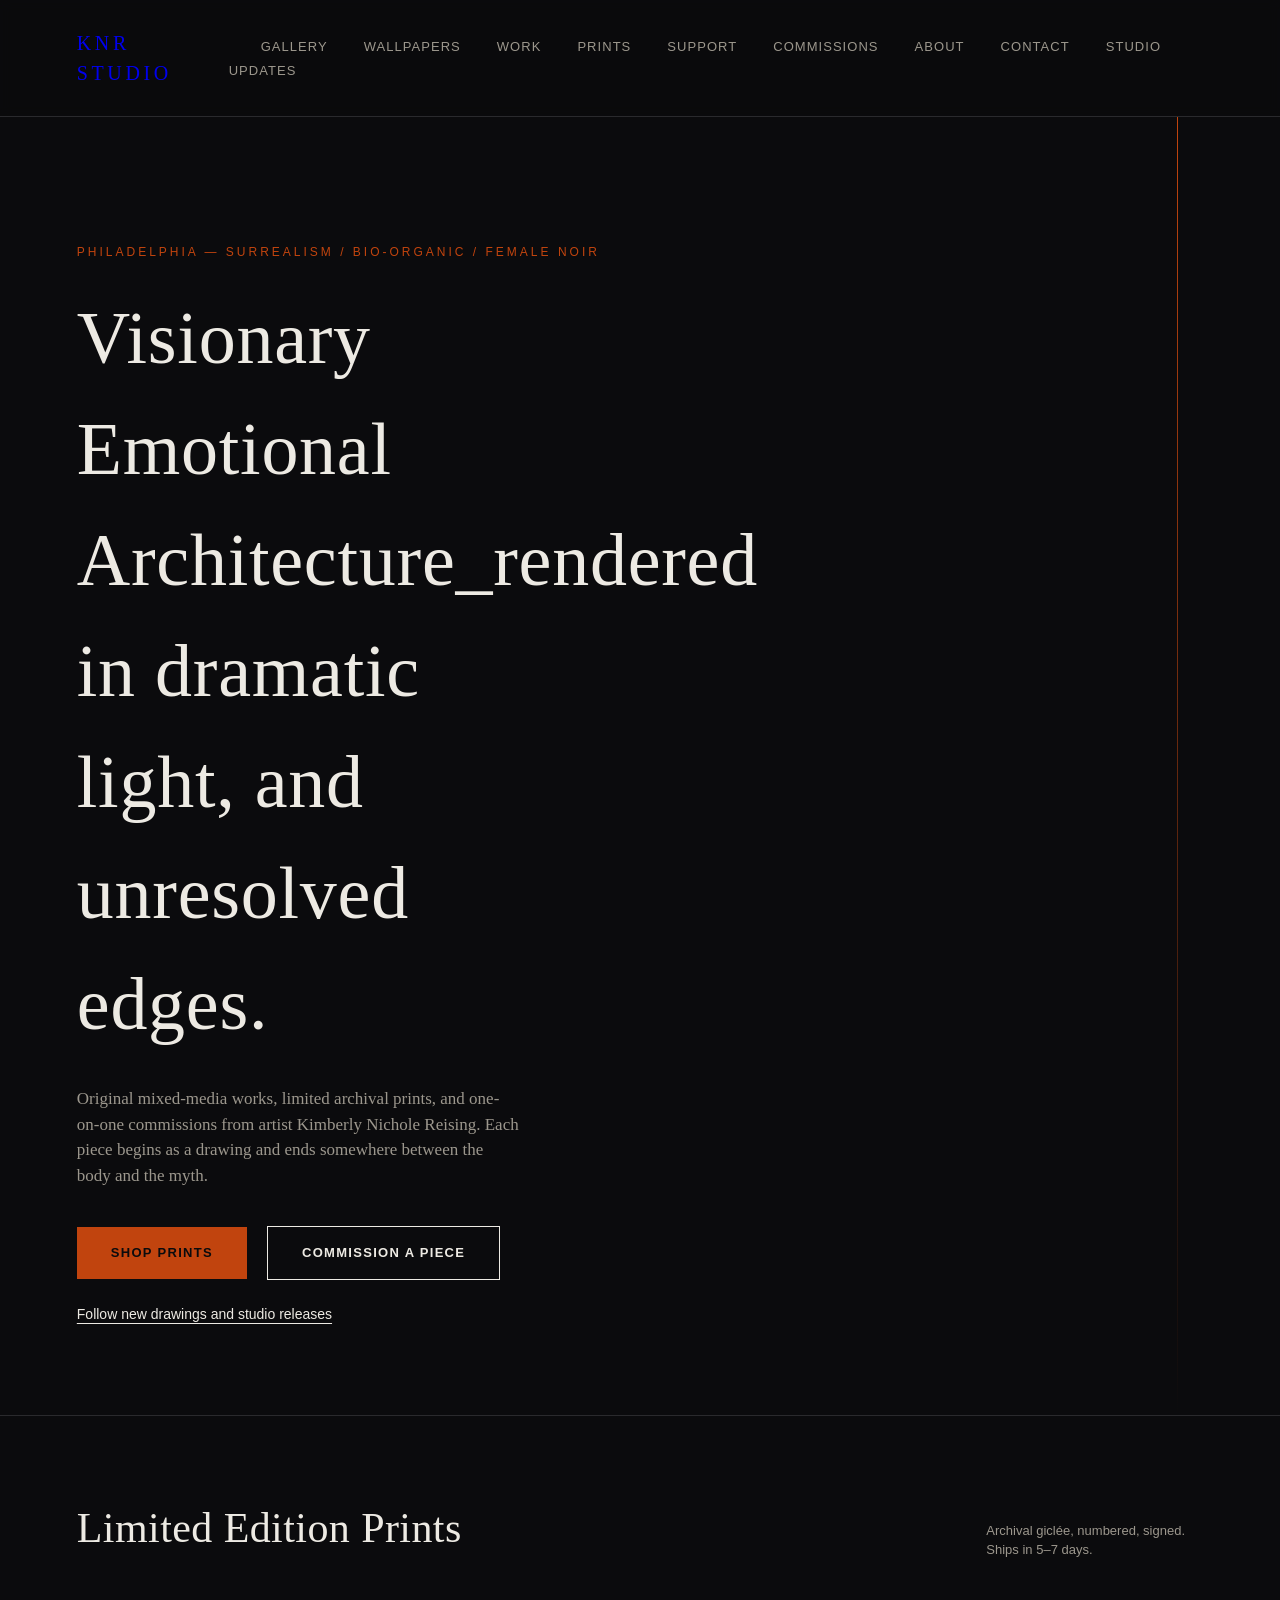
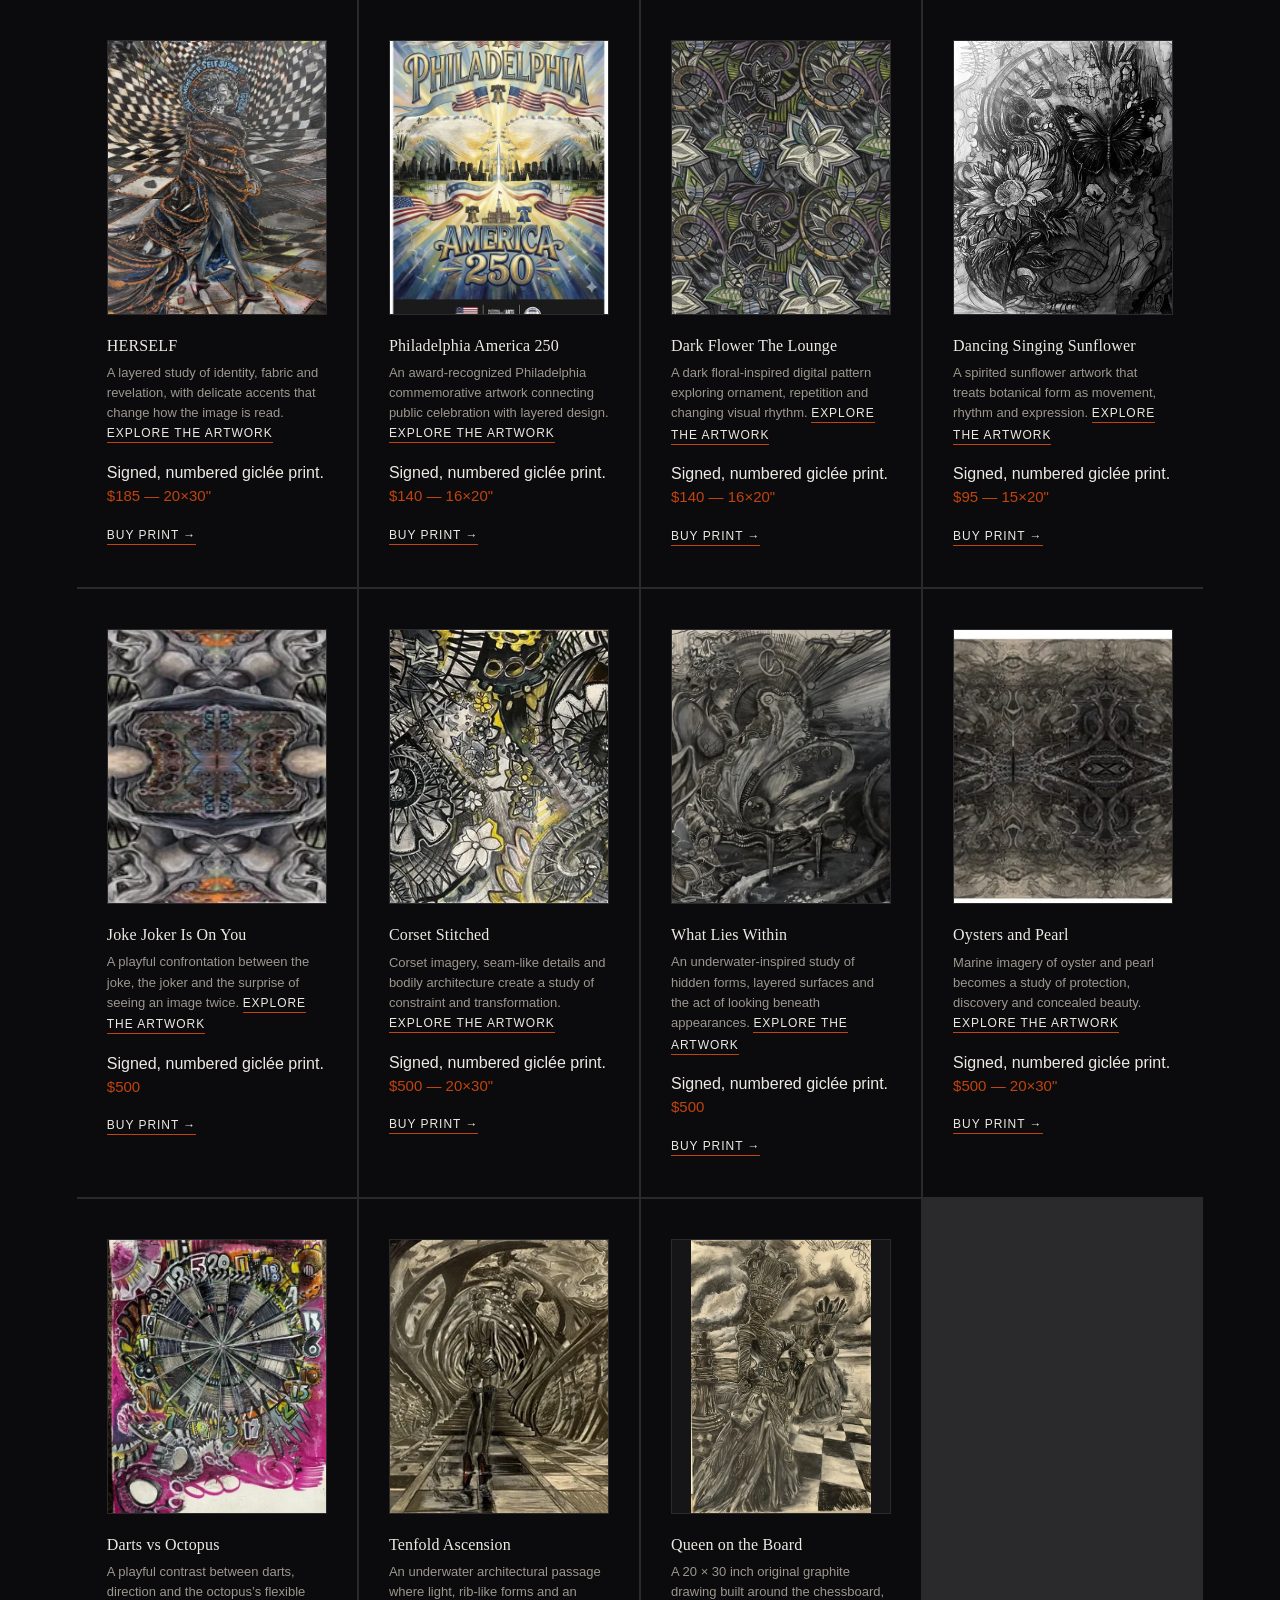
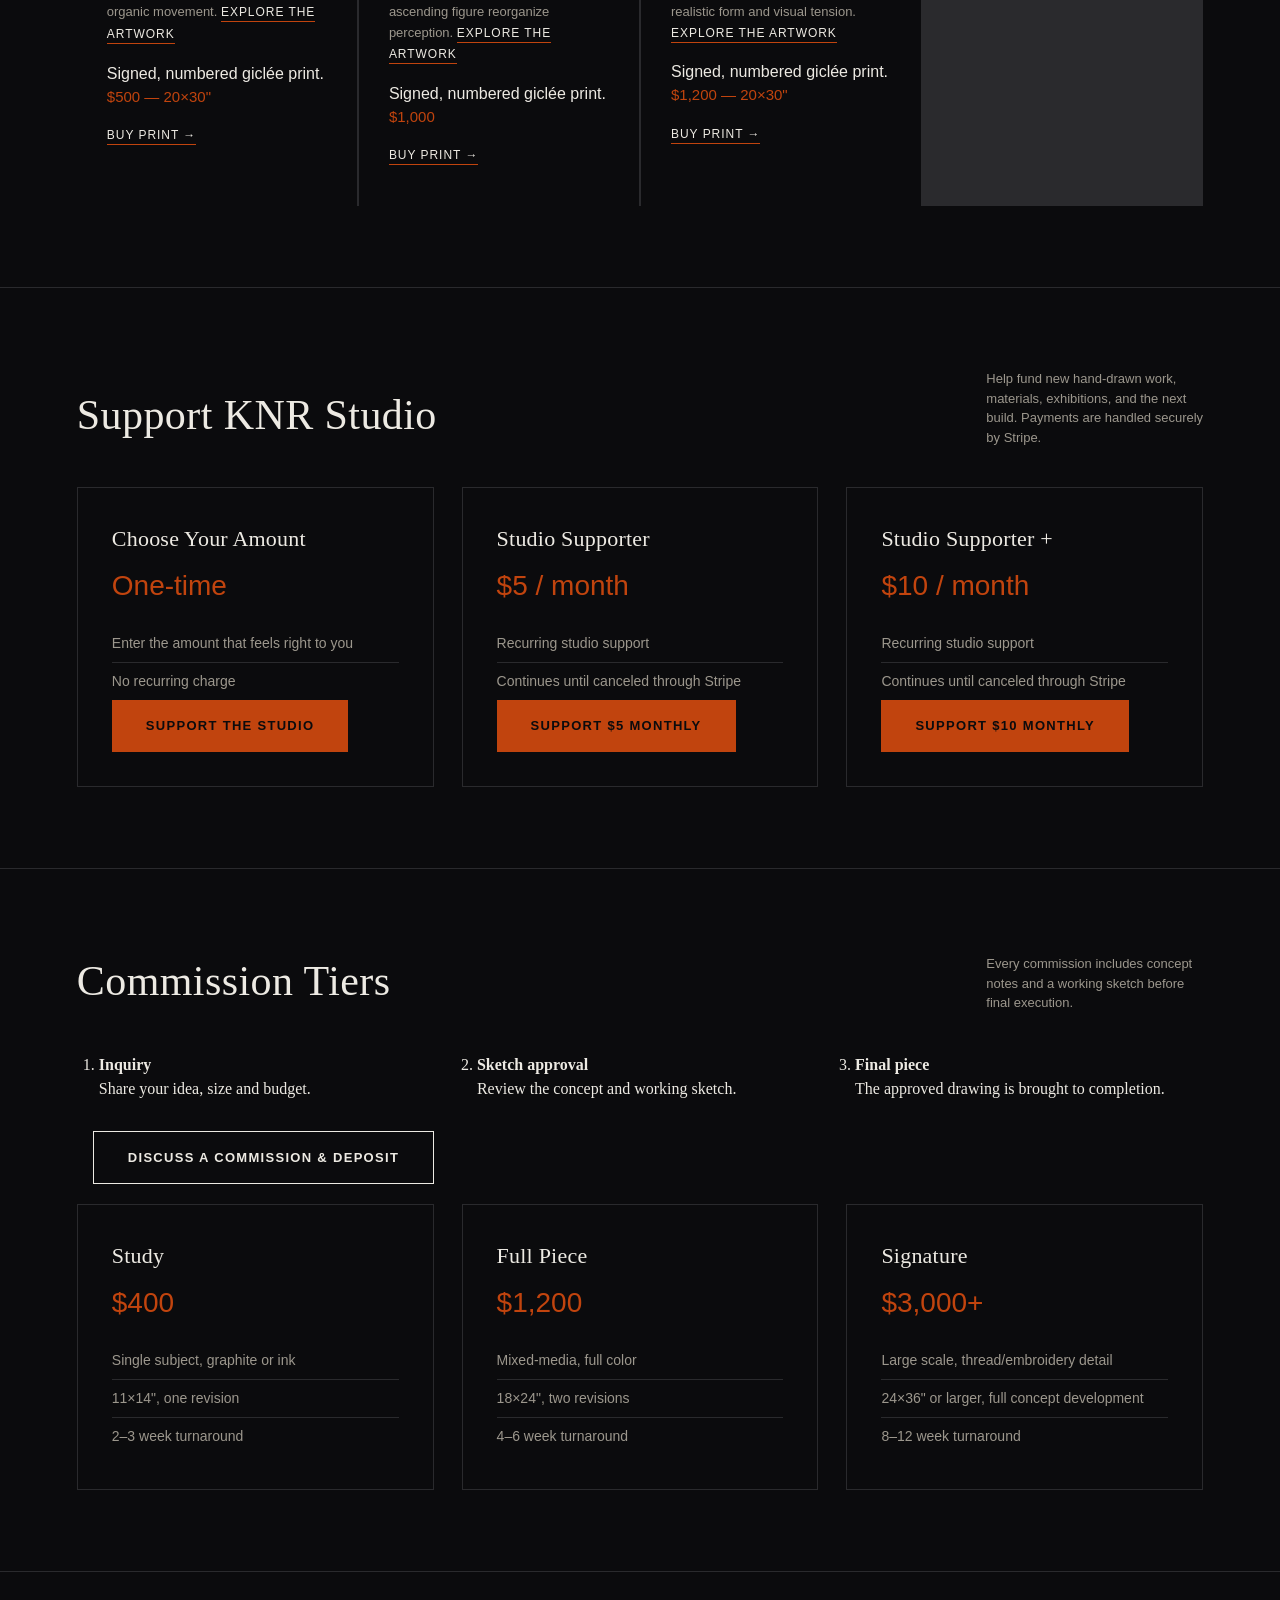
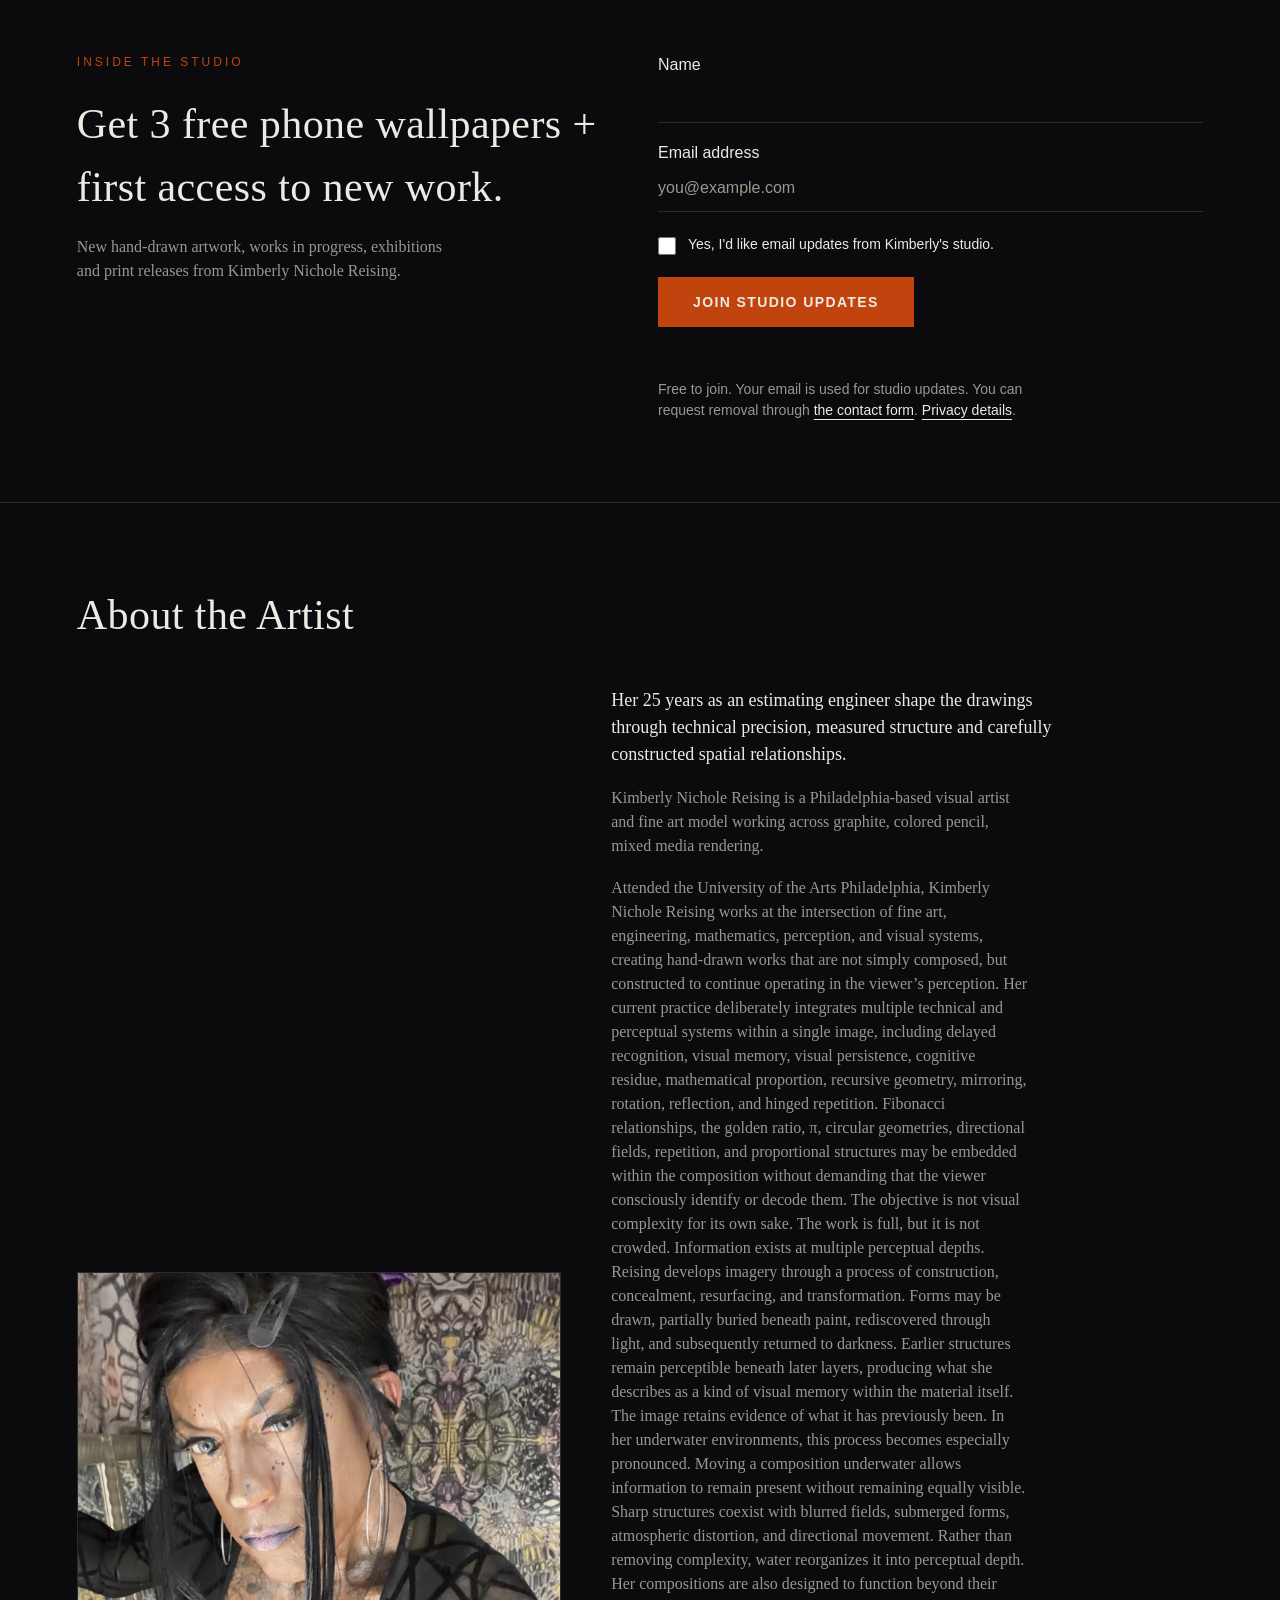
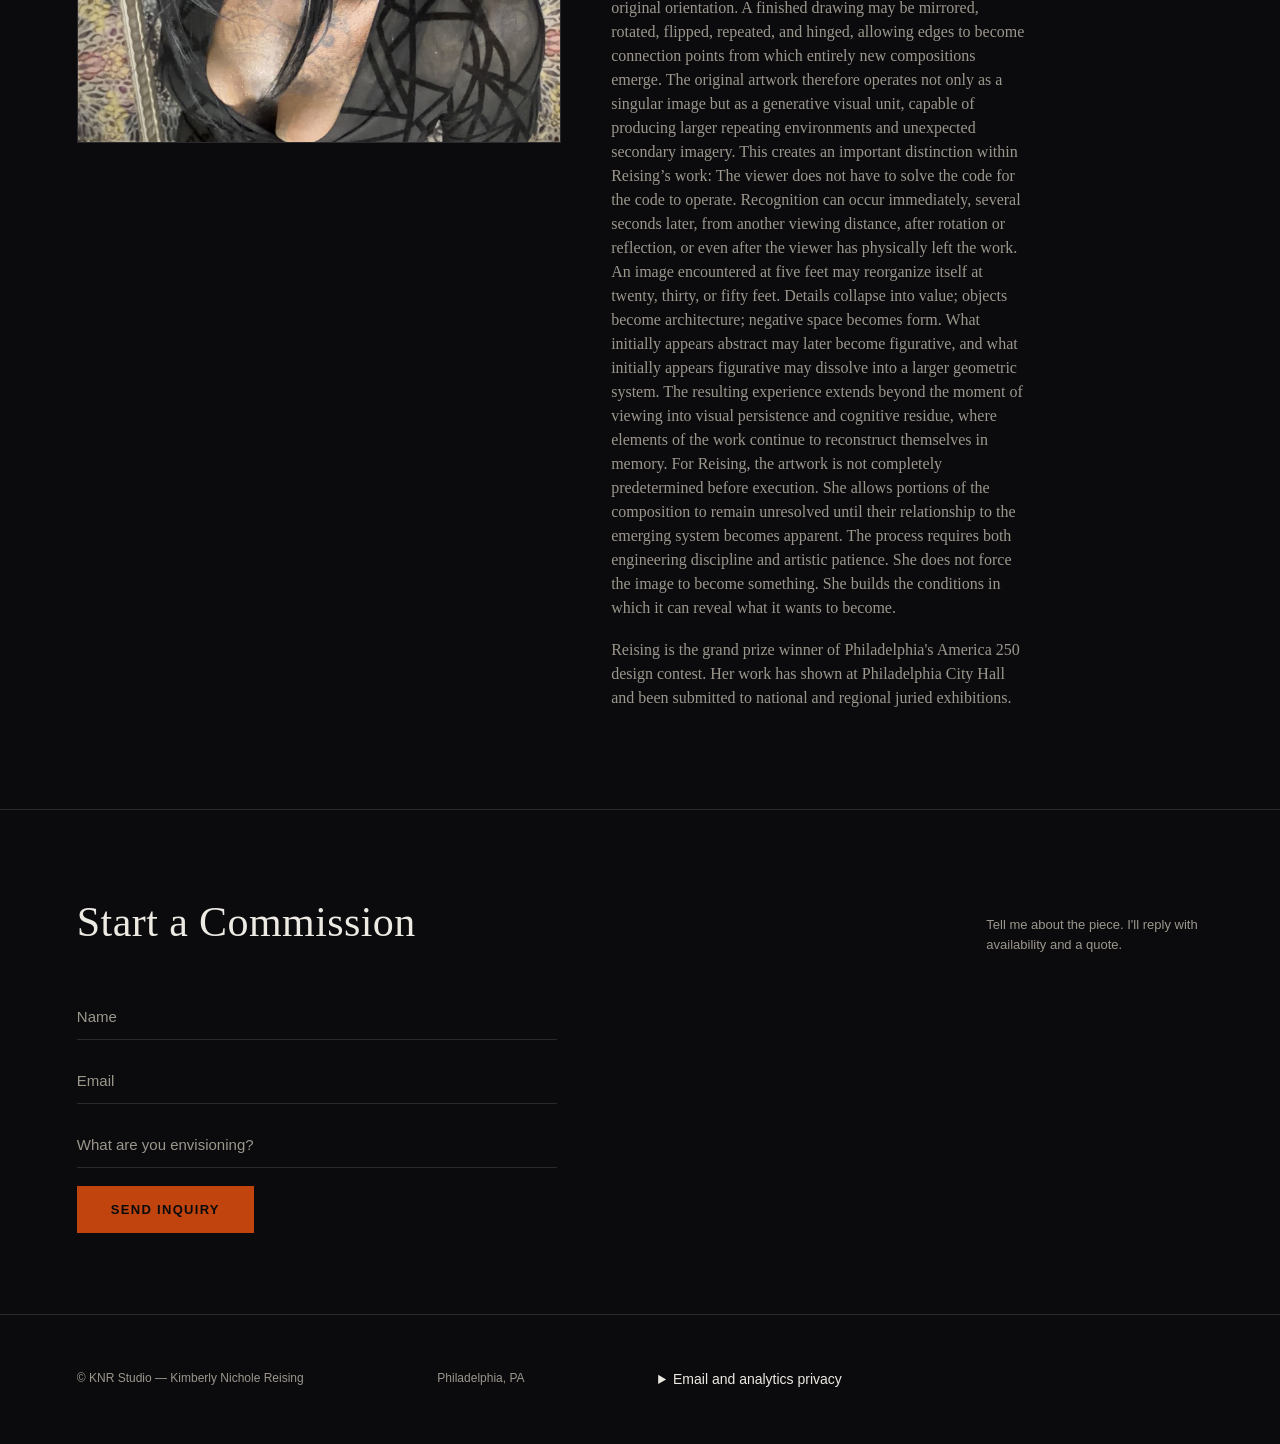
<file: index.html>
<!DOCTYPE html>
<html lang="en">
<head>
<meta charset="UTF-8">
<meta name="viewport" content="width=device-width, initial-scale=1.0">
<title>Kimberly Nichole Reising | Philadelphia Surrealist Art &amp; Prints</title>
<meta name="description" content="Original graphite and mixed-media drawings, limited prints and commissions by Philadelphia artist Kimberly Nichole Reising, America 250 grand prize winner.">
<link rel="canonical" href="https://kimberlyreising.com/">
<link rel="icon" href="/favicon.svg" type="image/svg+xml">
<link rel="apple-touch-icon" href="/apple-touch-icon.png">
<meta name="theme-color" content="#0B0B0D">
<meta name="robots" content="index, follow, max-image-preview:large">
<meta property="og:type" content="website">
<meta property="og:site_name" content="KNR Studio">
<meta property="og:title" content="KNR Studio | Original Art, Fine Art Prints &amp; Commissions">
<meta property="og:description" content="Original graphite and mixed-media drawings, limited prints and commissions by Philadelphia artist Kimberly Nichole Reising, America 250 grand prize winner.">
<meta property="og:url" content="https://kimberlyreising.com/">
<meta property="og:image" content="https://kimberlyreising.com/images/social/og-home.jpg">
<meta property="og:image:width" content="1200">
<meta property="og:image:height" content="630">
<meta property="og:image:alt" content="Queen on the Board and Tenfold Ascension, original drawings by Kimberly Nichole Reising">
<meta name="twitter:card" content="summary_large_image">
<meta name="twitter:title" content="KNR Studio | Original Art &amp; Commissions">
<meta name="twitter:description" content="Original graphite and mixed-media drawings, limited prints and commissions by Philadelphia artist Kimberly Nichole Reising, America 250 grand prize winner.">
<meta name="twitter:image" content="https://kimberlyreising.com/images/social/og-home.jpg">
<meta name="twitter:image:alt" content="Queen on the Board and Tenfold Ascension, original drawings by Kimberly Nichole Reising">
<script type="application/ld+json">{"@context":"https://schema.org","@type":"WebSite","name":"KNR Studio — Kimberly Nichole Reising","url":"https://kimberlyreising.com/","description":"Original graphite and mixed-media drawings, limited prints and commissions by Philadelphia artist Kimberly Nichole Reising, America 250 grand prize winner.","publisher":{"@type":"Person","name":"Kimberly Nichole Reising","url":"https://kimberlyreising.com/#about","homeLocation":{"@type":"Place","name":"Philadelphia, Pennsylvania"}}}</script>
<script type="application/ld+json">{"@context":"https://schema.org","@graph":[{"@type":"Person","@id":"https://kimberlyreising.com/#artist","name":"Kimberly Nichole Reising","alternateName":["Kimberly Reising","KNR","K.N. Reising"],"jobTitle":"Visual artist","url":"https://kimberlyreising.com/","description":"Philadelphia-based visual artist working in graphite, colored pencil and mixed media at the intersection of fine art, engineering, mathematics and perception.","address":{"@type":"PostalAddress","addressLocality":"Philadelphia","addressRegion":"PA","addressCountry":"US"},"award":"Grand Prize, Philadelphia America 250 City Art Poster Contest","knowsAbout":["Graphite drawing","Mixed-media art","Surrealism","Geometric art"]},{"@type":"ItemList","name":"Featured original artworks","itemListElement":[{"@type":"ListItem","position":1,"name":"HERSELF","url":"https://kimberlyreising.com/herself.html"},{"@type":"ListItem","position":2,"name":"PHILADELPHIA AMERICA 250","url":"https://kimberlyreising.com/philadelphia-america-250.html"},{"@type":"ListItem","position":3,"name":"DARK FLOWER THE LOUNGE","url":"https://kimberlyreising.com/dark-flower-the-lounge.html"},{"@type":"ListItem","position":4,"name":"DANCING SINGING SUNFLOWER","url":"https://kimberlyreising.com/dancing-singing-sunflower.html"},{"@type":"ListItem","position":5,"name":"JOKE JOKER IS ON YOU","url":"https://kimberlyreising.com/joke-joker-is-on-you.html"},{"@type":"ListItem","position":6,"name":"CORSET STITCHED","url":"https://kimberlyreising.com/corset-stitched.html"},{"@type":"ListItem","position":7,"name":"WHAT LIES WITHIN","url":"https://kimberlyreising.com/what-lies-within.html"},{"@type":"ListItem","position":8,"name":"OYSTERS AND PEARL","url":"https://kimberlyreising.com/oysters-and-pearl.html"},{"@type":"ListItem","position":9,"name":"DARTS VS OCTOPUS","url":"https://kimberlyreising.com/darts-vs-octopus.html"},{"@type":"ListItem","position":10,"name":"TENFOLD ASCENSION","url":"https://kimberlyreising.com/tenfold-ascension.html"},{"@type":"ListItem","position":11,"name":"QUEEN ON THE BOARD","url":"https://kimberlyreising.com/queen-on-the-board.html"}]}]}</script>
<script src="assets/studio-config.js" defer></script>
<script src="assets/studio.js" defer></script>
<style>
  :root{
    --ink:#0B0B0D; --bone:#EDEAE3; --rust:#C1440E; --line:#2A2A2D; --dim:#9C978D;
  }
  *{box-sizing:border-box; margin:0; padding:0;}
  body{background:var(--ink); color:var(--bone); font-family:'Georgia',serif; line-height:1.5;}
  h1,h2,h3{font-family:'Georgia',serif; font-weight:400; letter-spacing:.01em;}
  .sans{font-family:Arial, Helvetica, sans-serif;}
  header{display:flex; justify-content:space-between; align-items:center; padding:28px 6vw; border-bottom:1px solid var(--line); position:sticky; top:0; background:rgba(11,11,13,.92); backdrop-filter:blur(6px); z-index:10;}
  .logo{font-size:20px; letter-spacing:.18em; text-transform:uppercase;}
  .logo span{color:var(--rust);}
  nav a{color:var(--dim); text-decoration:none; margin-left:32px; font-family:Arial,sans-serif; font-size:13px; letter-spacing:.08em; text-transform:uppercase;}
  nav a:hover{color:var(--bone);}
  .hero{padding:14vh 6vw 10vh; border-bottom:1px solid var(--line); position:relative; overflow:hidden;}
  .thread{position:absolute; top:0; right:8vw; width:1px; height:100%; background:linear-gradient(var(--rust), transparent);}
  .eyebrow{font-family:Arial,sans-serif; letter-spacing:.25em; text-transform:uppercase; font-size:12px; color:var(--rust); margin-bottom:22px;}
  .hero h1{font-size:clamp(38px,6vw,74px); max-width:14ch; margin-bottom:26px;}
  .hero p{max-width:52ch; color:var(--dim); font-size:17px; margin-bottom:38px;}
  .cta{display:inline-block; background:var(--rust); color:var(--ink); text-decoration:none; padding:16px 34px; font-family:Arial,sans-serif; font-size:13px; letter-spacing:.1em; text-transform:uppercase; font-weight:700;}
  .cta.outline{background:transparent; border:1px solid var(--bone); color:var(--bone); margin-left:16px;}
  section{padding:9vh 6vw; border-bottom:1px solid var(--line);}
  .grid{display:grid; grid-template-columns:repeat(auto-fit,minmax(260px,1fr)); gap:2px; background:var(--line);}
  .piece{background:var(--ink); padding:40px 30px; min-width:0;}
  .piece .frame{aspect-ratio:4/5; background:#151517; border:1px solid var(--line); display:flex; align-items:center; justify-content:center; color:var(--dim); font-family:Arial,sans-serif; font-size:12px; letter-spacing:.1em; text-transform:uppercase; margin-bottom:20px; overflow:hidden;}
  .piece .frame img{width:100%; height:100%; object-fit:cover; display:block;}
  .piece h3{font-size:16px; line-height:1.4; margin-bottom:6px; white-space:normal; overflow-wrap:anywhere;}
  .piece .price{color:var(--rust); font-family:Arial,sans-serif; font-size:15px; margin-bottom:14px;}
  .piece a{color:var(--bone); font-family:Arial,sans-serif; font-size:12px; letter-spacing:.08em; text-transform:uppercase; border-bottom:1px solid var(--rust); padding-bottom:2px; text-decoration:none;}
  .tiers{display:grid; grid-template-columns:repeat(auto-fit,minmax(280px,1fr)); gap:28px; margin-top:20px;}
  .tier{border:1px solid var(--line); padding:34px;}
  .tier h3{font-size:22px; margin-bottom:10px;}
  .tier .price{font-family:Arial,sans-serif; font-size:28px; color:var(--rust); margin-bottom:18px;}
  .tier ul{list-style:none; font-family:Arial,sans-serif; font-size:14px; color:var(--dim);}
  .tier li{padding:8px 0; border-top:1px solid var(--line);}
  .tier li:first-child{border-top:none;}
  form{max-width:480px; margin-top:24px;}
  input{width:100%; background:transparent; border:none; border-bottom:1px solid var(--line); color:var(--bone); padding:14px 0; font-family:Arial,sans-serif; margin-bottom:18px; font-size:15px;}
  input::placeholder{color:var(--dim);}
  input:focus{outline:none; border-color:var(--rust);}
  footer{padding:6vh 6vw; font-family:Arial,sans-serif; font-size:12px; color:var(--dim); display:flex; justify-content:space-between;}
  .section-head{display:flex; justify-content:space-between; align-items:flex-end; margin-bottom:40px;}
  .section-head h2{font-size:clamp(28px,3.5vw,42px);}
  .section-head p{color:var(--dim); font-family:Arial,sans-serif; font-size:13px; max-width:30ch;}
  .about{display:grid; grid-template-columns:.9fr 1.1fr; gap:50px; align-items:center;}
  .about img{display:block; width:100%; height:auto; aspect-ratio:auto; object-fit:contain; border:1px solid var(--line);}
  .about-text p{color:var(--dim); font-size:16px; margin-bottom:18px; max-width:52ch;}
  .about-text p:first-child{color:var(--bone); font-size:18px;}
  @media (max-width:700px){.about{grid-template-columns:1fr;}}
.art-note{font:13px/1.55 Arial,Helvetica,sans-serif;color:var(--dim);margin:0 0 16px;}
  .art-note a{display:inline;border-bottom:1px solid var(--rust);white-space:normal;line-height:1.8;}
  @media (max-width:900px){
    header{flex-direction:column;align-items:flex-start;gap:16px;padding:18px 6vw;}
    nav{display:flex;flex-wrap:wrap;gap:12px 18px;}
    nav a{margin-left:0;font-size:12px;}
    .hero{padding-top:9vh;}
    .cta.outline{margin-left:0;margin-top:12px;}
    footer{gap:18px;flex-wrap:wrap;}
  }
.commission-steps{display:grid;grid-template-columns:repeat(3,1fr);gap:30px;padding-left:22px;margin:30px 0}.commission-steps li{padding-right:15px}@media(max-width:600px){.commission-steps{grid-template-columns:1fr}}</style>
<link rel="stylesheet" href="assets/studio.css">
</head>
<body>

<!-- BREAD  CRUMBS HERE......LEAVE NOTES HERE -K -->

<header>
  <a class="logo" style="text-decoration:none" href="https://gallery.kimberlyreising.com/">KNR Studio</a>
  <nav>
    <a href="https://gallery.kimberlyreising.com/">Gallery</a>
    <a href="/wallpapers">Wallpapers</a>
    <a href="#work">Work</a>
    <a href="#prints">Prints</a>
    <a href="#support">Support</a>
    <a href="#commission">Commissions</a>
    <a href="#about">About</a>
    <a href="#contact">Contact</a>
    <a href="#studio-updates">Studio Updates</a>
  </nav>
</header>

<section class="hero" id="work">
  <div class="thread"></div>
  <div class="eyebrow">Philadelphia — Surrealism / Bio-organic / Female Noir</div>
  <h1>Visionary Emotional Architecture_rendered in dramatic light, and unresolved edges.</h1>
  <p>Original mixed-media works, limited archival prints, and one-on-one commissions from artist Kimberly Nichole Reising. Each piece begins as a drawing and ends somewhere between the body and the myth.</p>
  <a href="#prints" class="cta">Shop Prints</a>
  <a href="#commission" class="cta outline">Commission a Piece</a>
  <a href="#studio-updates" class="studio-follow">Follow new drawings and studio releases</a>
</section>

<section id="prints">
  <div class="section-head">
    <h2>Limited Edition Prints</h2>
    <p class="sans">Archival giclée, numbered, signed. Ships in 5–7 days.</p>
  </div>
  <div class="grid">
    <div class="piece"><div class="frame"><img src="images/opt/herself-960.webp" srcset="images/opt/herself-480.webp 480w, images/opt/herself-960.webp 960w" sizes="(max-width:600px) 80vw, 340px" alt="Herself, mixed-media drawing by Kimberly Nichole Reising: a figure wrapped in orange-threaded cloth inside a swirling black-and-white checkerboard vortex" decoding="async" fetchpriority="high" width="1920" height="2936"></div><h3>HERSELF</h3><p class="art-note">A layered study of identity, fabric and revelation, with delicate accents that change how the image is read. <a href="herself.html">Explore the artwork</a></p><p class="sans">Signed, numbered giclée print.</p><div class="price">$185 — 20×30"</div><a href="https://buy.stripe.com/6oU7sL5K6cwBeGg1ZI7EQ00" target="_blank" rel="noopener noreferrer">Buy Print →</a></div>
    <div class="piece"><div class="frame"><img src="images/opt/america250-960.webp" srcset="images/opt/america250-480.webp 480w, images/opt/america250-960.webp 960w" sizes="(max-width:600px) 80vw, 340px" alt="Philadelphia America 250 poster by Kimberly Nichole Reising: bells, American flags and the city skyline in radiating golden light" decoding="async" loading="lazy" width="1177" height="1732"></div><h3>Philadelphia America 250</h3><p class="art-note">An award-recognized Philadelphia commemorative artwork connecting public celebration with layered design. <a href="philadelphia-america-250.html">Explore the artwork</a></p><p class="sans">Signed, numbered giclée print.</p><div class="price">$140 — 16×20"</div><a href="https://buy.stripe.com/9B6bJ1a0mbsx1Tu47Q7EQ0b" target="_blank" rel="noopener noreferrer">Buy Print →</a></div>
    <div class="piece"><div class="frame"><img src="images/opt/darkflower-960.webp" srcset="images/opt/darkflower-480.webp 480w, images/opt/darkflower-960.webp 960w" sizes="(max-width:600px) 80vw, 340px" alt="Dark Flower, The Lounge: digital pattern of stylized pale flowers and curling leaves on a dark ground, by Kimberly Nichole Reising" decoding="async" loading="lazy" width="1536" height="1024"></div><h3>Dark Flower The Lounge</h3><p class="art-note">A dark floral-inspired digital pattern exploring ornament, repetition and changing visual rhythm. <a href="dark-flower-the-lounge.html">Explore the artwork</a></p><p class="sans">Signed, numbered giclée print.</p><div class="price">$140 — 16×20"</div><a href="https://buy.stripe.com/8x2aEXa0mgMR69K6fY7EQ06" target="_blank" rel="noopener noreferrer">Buy Print →</a></div>
    <div class="piece"><div class="frame"><img src="images/opt/sunflower-960.webp" srcset="images/opt/sunflower-480.webp 480w, images/opt/sunflower-960.webp 960w" sizes="(max-width:600px) 80vw, 340px" alt="Dancing Singing Sunflower: graphite and mixed-media drawing of a sunflower and butterfly in swirling floral forms, by Kimberly Nichole Reising" decoding="async" loading="lazy" width="3932" height="3932"></div><h3>Dancing Singing Sunflower</h3><p class="art-note">A spirited sunflower artwork that treats botanical form as movement, rhythm and expression. <a href="dancing-singing-sunflower.html">Explore the artwork</a></p><p class="sans">Signed, numbered giclée print.</p><div class="price">$95 — 15×20"</div><a href="https://buy.stripe.com/eVq14nfkGbsx9lW6fY7EQ0c" target="_blank" rel="noopener noreferrer">Buy Print →</a></div>
    <div class="piece"><div class="frame"><img src="images/opt/jokeisonyou-960.webp" srcset="images/opt/jokeisonyou-480.webp 480w, images/opt/jokeisonyou-960.webp 960w" sizes="(max-width:600px) 80vw, 340px" alt="Joke (Joker) Is On You: mirrored, kaleidoscopic mixed-media pattern in grey, pink and gold, by Kimberly Nichole Reising" decoding="async" loading="lazy" width="1745" height="747"></div><h3>Joke Joker Is On You</h3><p class="art-note">A playful confrontation between the joke, the joker and the surprise of seeing an image twice. <a href="joke-joker-is-on-you.html">Explore the artwork</a></p><p class="sans">Signed, numbered giclée print.</p><div class="price">$500</div><a href="https://buy.stripe.com/9B600j5K6405cy89sa7EQ03" target="_blank" rel="noopener noreferrer">Buy Print →</a></div>
    <div class="piece"><div class="frame"><img src="images/opt/csxx-480.webp" srcset="images/opt/csxx-480.webp 480w, images/csxx.jpg 640w" sizes="(max-width:600px) 80vw, 340px" alt="Corset Stitched: black-ink spirals, gears and flowers with yellow accents, mixed media by Kimberly Nichole Reising" decoding="async" loading="lazy" width="640" height="474"></div><h3>Corset Stitched</h3><p class="art-note">Corset imagery, seam-like details and bodily architecture create a study of constraint and transformation. <a href="corset-stitched.html">Explore the artwork</a></p><p class="sans">Signed, numbered giclée print.</p><div class="price">$500 — 20×30"</div><a href="https://buy.stripe.com/28EdR9egC7cheGgawe7EQ0d" target="_blank" rel="noopener noreferrer">Buy Print →</a></div>
    <div class="piece"><div class="frame"><img src="images/opt/whatliesin-960.webp" srcset="images/opt/whatliesin-480.webp 480w, images/opt/whatliesin-960.webp 960w" sizes="(max-width:600px) 80vw, 340px" alt="What Lies Within: monochrome graphite scene of a luminous archway and flowing, wave-like forms, by Kimberly Nichole Reising" decoding="async" loading="lazy" width="2819" height="3298"></div><h3>What Lies Within</h3><p class="art-note">An underwater-inspired study of hidden forms, layered surfaces and the act of looking beneath appearances. <a href="what-lies-within.html">Explore the artwork</a></p><p class="sans">Signed, numbered giclée print.</p><div class="price">$500</div><a href="https://buy.stripe.com/6oU28r6OacwBaq09sa7EQ08" target="_blank" rel="noopener noreferrer">Buy Print →</a></div>
    <div class="piece"><div class="frame"><img src="images/opt/oyster-and-pearl-960.webp" srcset="images/opt/oyster-and-pearl-480.webp 480w, images/opt/oyster-and-pearl-960.webp 960w" sizes="(max-width:600px) 80vw, 340px" alt="Oysters and Pearl: horizontally mirrored sepia graphite ornamental pattern by Kimberly Nichole Reising" decoding="async" loading="lazy" width="1320" height="740"></div><h3>Oysters and Pearl</h3><p class="art-note">Marine imagery of oyster and pearl becomes a study of protection, discovery and concealed beauty. <a href="oysters-and-pearl.html">Explore the artwork</a></p><p class="sans">Signed, numbered giclée print.</p><div class="price">$500 — 20×30"</div><a href="https://buy.stripe.com/cNi28regC2W1bu4gUC7EQ0e" target="_blank" rel="noopener noreferrer">Buy Print →</a></div>
    <div class="piece"><div class="frame"><img src="images/opt/darts-vs-octopus-480.webp" sizes="(max-width:600px) 80vw, 340px" alt="Darts vs Octopus: a numbered dartboard entangled with octopus tentacles on a magenta ground, mixed media by Kimberly Nichole Reising" decoding="async" loading="lazy" width="480" height="640"></div><h3>Darts vs Octopus</h3><p class="art-note">A playful contrast between darts, direction and the octopus’s flexible organic movement. <a href="darts-vs-octopus.html">Explore the artwork</a></p><p class="sans">Signed, numbered giclée print.</p><div class="price">$500 — 20×30"</div><a href="https://buy.stripe.com/aFaaEX8WigMR2Xy7k27EQ0f" target="_blank" rel="noopener noreferrer">Buy Print →</a></div>
    <div class="piece"><div class="frame"><img src="images/opt/tenfold-960.webp" srcset="images/opt/tenfold-480.webp 480w, images/opt/tenfold-960.webp 960w" sizes="(max-width:600px) 80vw, 340px" alt="Tenfold Ascension, original mixed-media drawing by Kimberly Nichole Reising: central figure ascending an underwater passage of enormous ribs, bubbles, and stars" loading="lazy" decoding="async" width="1536" height="1034"></div><h3>Tenfold Ascension</h3><p class="art-note">An underwater architectural passage where light, rib-like forms and an ascending figure reorganize perception. <a href="tenfold-ascension.html">Explore the artwork</a></p><p class="sans">Signed, numbered giclée print.</p><div class="price">$1,000</div><a href="https://buy.stripe.com/3cI14ngoK7chfKkcEm7EQ0j" target="_blank" rel="noopener noreferrer">Buy Print →</a></div>
    <div class="piece"><div class="frame"><img src="images/opt/queen-960.webp" srcset="images/opt/queen-480.webp 480w, images/opt/queen-960.webp 960w" sizes="(max-width:600px) 80vw, 340px" alt="Queen on the Board: 20 by 30 inch graphite drawing of two crowned queens in gowns on a chessboard floor beneath a stormy sky, by Kimberly Nichole Reising" loading="lazy" style="object-fit:contain" decoding="async" width="1012" height="1536"></div><h3>Queen on the Board</h3><p class="art-note">A 20 × 30 inch original graphite drawing built around the chessboard, realistic form and visual tension. <a href="queen-on-the-board.html">Explore the artwork</a></p><p class="sans">Signed, numbered giclée print.</p><div class="price">$1,200 — 20×30"</div><a href="https://buy.stripe.com/dRm00j5K668d7dObAi7EQ0k" target="_blank" rel="noopener noreferrer">Buy Print →</a></div>
  </div>
</section>

<section id="support" class="support-section" hidden aria-labelledby="support-title">
  <div class="section-head">
    <h2 id="support-title">Support KNR Studio</h2>
    <p class="sans">Help fund new hand-drawn work, materials, exhibitions, and the next build. Payments are handled securely by Stripe.</p>
  </div>
  <div class="tiers">
    <div class="tier">
      <h3>Choose Your Amount</h3>
      <div class="price">One-time</div>
      <ul>
        <li>Enter the amount that feels right to you</li>
        <li>No recurring charge</li>
      </ul>
      <a class="cta support-cta" data-support-link="oneTime" target="_blank" rel="noopener noreferrer">Support the Studio</a>
    </div>
    <div class="tier">
      <h3>Studio Supporter</h3>
      <div class="price">$5 / month</div>
      <ul>
        <li>Recurring studio support</li>
        <li>Continues until canceled through Stripe</li>
      </ul>
      <a class="cta support-cta" data-support-link="monthly5" target="_blank" rel="noopener noreferrer">Support $5 Monthly</a>
    </div>
    <div class="tier">
      <h3>Studio Supporter +</h3>
      <div class="price">$10 / month</div>
      <ul>
        <li>Recurring studio support</li>
        <li>Continues until canceled through Stripe</li>
      </ul>
      <a class="cta support-cta" data-support-link="monthly10" target="_blank" rel="noopener noreferrer">Support $10 Monthly</a>
    </div>
  </div>
</section>

<section id="commission">
  <div class="section-head">
    <h2>Commission Tiers</h2>
    <p class="sans">Every commission includes concept notes and a working sketch before final execution.</p>
  </div>
  <ol class="commission-steps"><li><strong>Inquiry</strong><br>Share your idea, size and budget.</li><li><strong>Sketch approval</strong><br>Review the concept and working sketch.</li><li><strong>Final piece</strong><br>The approved drawing is brought to completion.</li></ol><p><a class="cta outline" href="#contact">Discuss a commission &amp; deposit</a></p><div class="tiers">
    <div class="tier">
      <h3>Study</h3>
      <div class="price">$400</div>
      <ul>
        <li>Single subject, graphite or ink</li>
        <li>11×14", one revision</li>
        <li>2–3 week turnaround</li>
      </ul>
    </div>
    <div class="tier">
      <h3>Full Piece</h3>
      <div class="price">$1,200</div>
      <ul>
        <li>Mixed-media, full color</li>
        <li>18×24", two revisions</li>
        <li>4–6 week turnaround</li>
      </ul>
    </div>
    <div class="tier">
      <h3>Signature</h3>
      <div class="price">$3,000+</div>
      <ul>
        <li>Large scale, thread/embroidery detail</li>
        <li>24×36" or larger, full concept development</li>
        <li>8–12 week turnaround</li>
      </ul>
    </div>
  </div>
</section>

<section id="studio-updates" class="studio-signup" aria-labelledby="studio-updates-title">
  <div>
    <div class="eyebrow">Inside the studio</div>
    <h2 id="studio-updates-title">Get 3 free phone wallpapers + first access to new work.</h2>
    <p>New hand-drawn artwork, works in progress, exhibitions and print releases from Kimberly Nichole Reising.</p>
  </div>
  <form id="studio-signup-form" action="https://formspree.io/f/xrenkveq" method="POST" aria-describedby="studio-signup-note">
    <input type="hidden" name="subject" value="KNR Studio — email signup">
    <input type="hidden" name="source" value="studio_updates_signup">
    <input type="hidden" name="message" value="Please add me to Kimberly Nichole Reising's studio email updates.">
    <input type="hidden" name="consent_version" value="studio-updates-2026-10-02">
    <input type="text" name="_gotcha" tabindex="-1" autocomplete="off" aria-hidden="true" hidden>
    <label for="studio-signup-name">Name</label><input id="studio-signup-name" name="name" autocomplete="name" maxlength="100" required>
    <label for="studio-signup-email">Email address</label>
    <input id="studio-signup-email" type="email" name="email" placeholder="you@example.com" autocomplete="email" maxlength="254" required>
    <label class="studio-consent"><input type="checkbox" name="studio_updates_consent" value="yes" required><span>Yes, I'd like email updates from Kimberly's studio.</span></label>
    <button type="submit" class="cta">Join Studio Updates</button>
    <p id="studio-signup-status" class="studio-status" role="status" aria-live="polite" aria-atomic="true"></p>
    <p id="studio-signup-note" class="studio-note">Free to join. Your email is used for studio updates. You can request removal through <a href="#contact">the contact form</a>. <a href="#studio-privacy">Privacy details</a>.</p>
  </form>
</section>

<section id="about">
  <div class="section-head">
    <h2>About the Artist</h2>
  </div>
  <div class="about">
    <img src="images/headshot.jpg" alt="Kimberly Nichole Reising, artist" decoding="async" loading="lazy" width="1320" height="1283">
    <div class="about-text"><p>Her 25 years as an estimating engineer shape the drawings through technical precision, measured structure and carefully constructed spatial relationships.</p>
      <p>Kimberly Nichole Reising is a Philadelphia-based visual artist and fine art model working across graphite, colored pencil, mixed media rendering.</p>
      <p>Attended the University of the Arts Philadelphia, Kimberly Nichole Reising works at the intersection of fine art, engineering, mathematics, perception, and visual systems, creating hand-drawn works that are not simply composed, but constructed to continue operating in the viewer’s perception. Her current practice deliberately integrates multiple technical and perceptual systems within a single image, including delayed recognition, visual memory, visual persistence, cognitive residue, mathematical proportion, recursive geometry, mirroring, rotation, reflection, and hinged repetition. Fibonacci relationships, the golden ratio, π, circular geometries, directional fields, repetition, and proportional structures may be embedded within the composition without demanding that the viewer consciously identify or decode them. The objective is not visual complexity for its own sake. The work is full, but it is not crowded. Information exists at multiple perceptual depths. Reising develops imagery through a process of construction, concealment, resurfacing, and transformation. Forms may be drawn, partially buried beneath paint, rediscovered through light, and subsequently returned to darkness. Earlier structures remain perceptible beneath later layers, producing what she describes as a kind of visual memory within the material itself. The image retains evidence of what it has previously been. In her underwater environments, this process becomes especially pronounced. Moving a composition underwater allows information to remain present without remaining equally visible. Sharp structures coexist with blurred fields, submerged forms, atmospheric distortion, and directional movement. Rather than removing complexity, water reorganizes it into perceptual depth. Her compositions are also designed to function beyond their original orientation. A finished drawing may be mirrored, rotated, flipped, repeated, and hinged, allowing edges to become connection points from which entirely new compositions emerge. The original artwork therefore operates not only as a singular image but as a generative visual unit, capable of producing larger repeating environments and unexpected secondary imagery. This creates an important distinction within Reising’s work: The viewer does not have to solve the code for the code to operate. Recognition can occur immediately, several seconds later, from another viewing distance, after rotation or reflection, or even after the viewer has physically left the work. An image encountered at five feet may reorganize itself at twenty, thirty, or fifty feet. Details collapse into value; objects become architecture; negative space becomes form. What initially appears abstract may later become figurative, and what initially appears figurative may dissolve into a larger geometric system. The resulting experience extends beyond the moment of viewing into visual persistence and cognitive residue, where elements of the work continue to reconstruct themselves in memory. For Reising, the artwork is not completely predetermined before execution. She allows portions of the composition to remain unresolved until their relationship to the emerging system becomes apparent. The process requires both engineering discipline and artistic patience. She does not force the image to become something. She builds the conditions in which it can reveal what it wants to become.</p>
      <p>Reising is the grand prize winner of Philadelphia's America 250 design contest. Her work has shown at Philadelphia City Hall and been submitted to national and regional juried exhibitions.</p>
    </div>
  </div>
</section>

<section id="contact">
  <div class="section-head">
    <h2>Start a Commission</h2>
    <p class="sans">Tell me about the piece. I'll reply with availability and a quote.</p>
  </div>
  <form action="https://formspree.io/f/xrenkveq" method="POST">
    <input type="text" name="name" aria-label="Name" autocomplete="name" placeholder="Name" required>
    <input type="email" name="email" aria-label="Email" autocomplete="email" placeholder="Email" required>
    <input type="text" name="message" aria-label="What are you envisioning?" placeholder="What are you envisioning?" required>
    <button type="submit" class="cta" style="border:none; cursor:pointer;">Send Inquiry</button>
  </form>
</section>

<footer class="studio-footer">
  <span>© KNR Studio — Kimberly Nichole Reising</span>
  <span>Philadelphia, PA</span>
  <details id="studio-privacy" class="studio-privacy">
    <summary>Email and analytics privacy</summary>
    <p>If you ask to join studio updates, your email and consent are submitted to Formspree, the service used for this site's contact forms, so Kimberly can manage your request. Email signups are separate from analytics. To request removal, use <a href="#contact">the contact form</a> and include the email address you signed up with.</p>
    <p>KNR Studio uses Google Analytics automatically to measure visits, artwork link clicks, support clicks, and studio signups. Analytics may set cookies and process browser and network information. Email addresses and contact-form entries are not included in the analytics events sent by this site. To opt out on this browser, select Turn off analytics below; your choice will be saved. Existing opt-outs are honored, and disabling analytics does not affect purchases or email signup.</p>
    <button id="studio-analytics-settings" class="studio-settings" type="button" hidden>Analytics preferences</button>
  </details>
</footer>



</body>
</html>
</file>
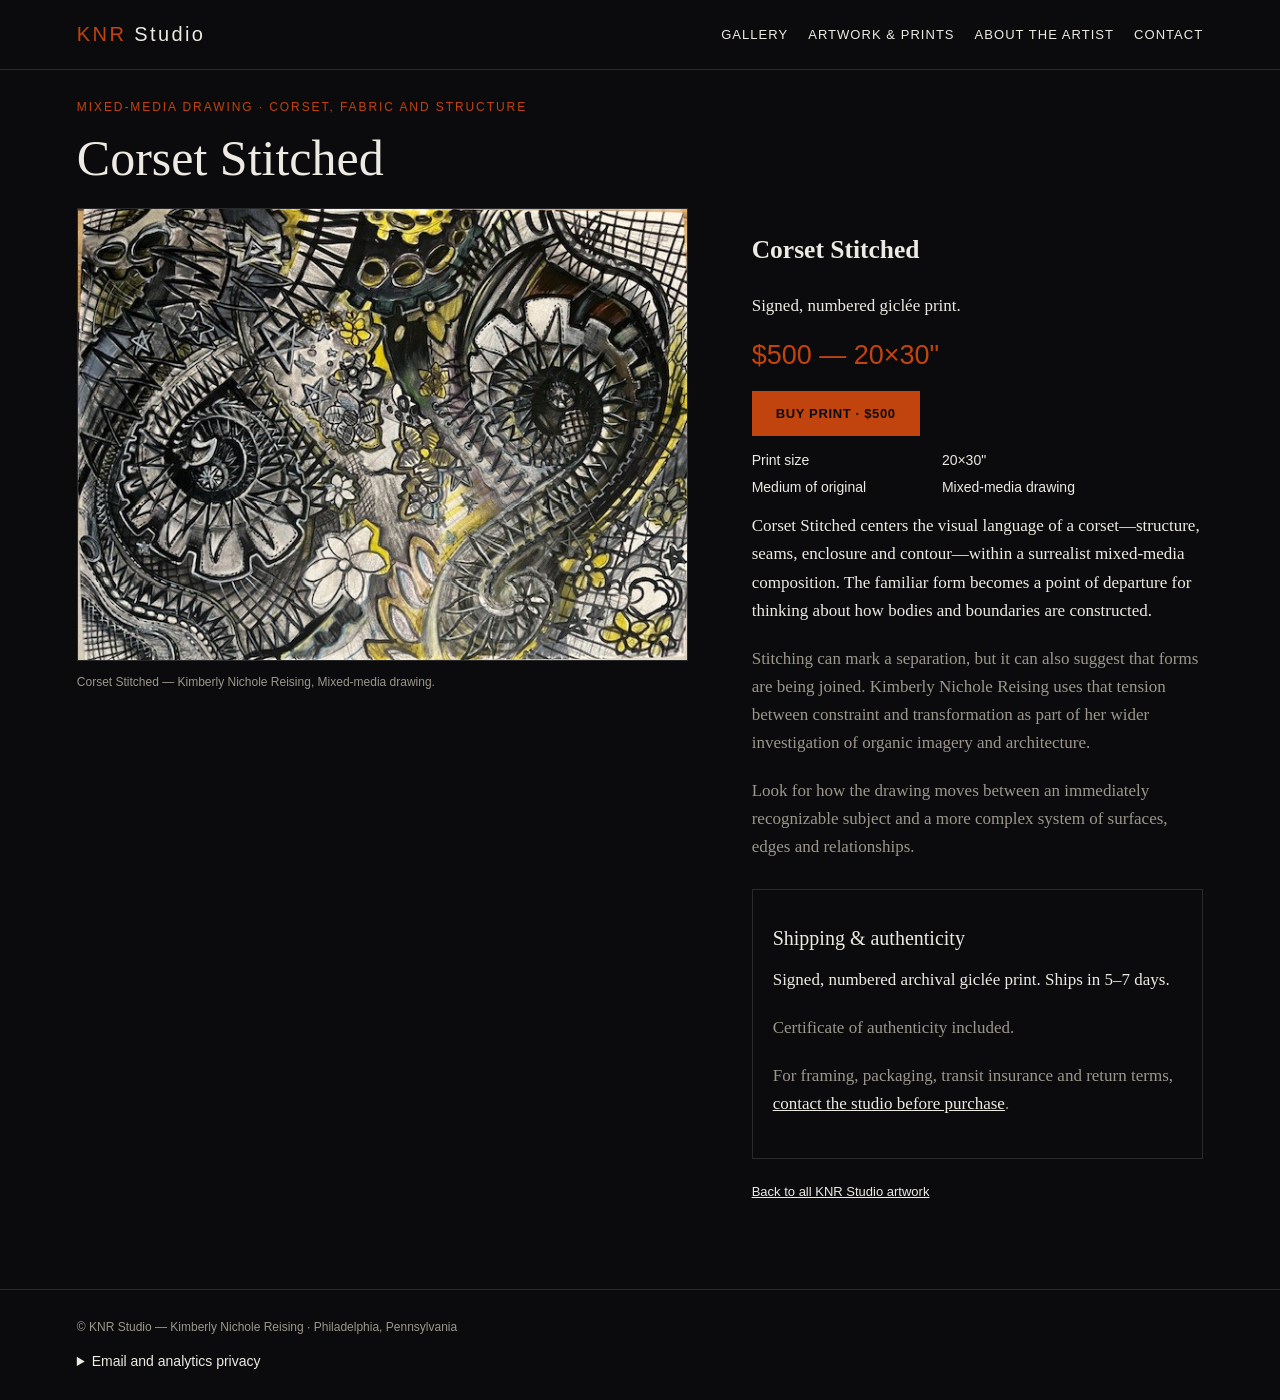
<file: corset-stitched.html>
<!DOCTYPE html>
<html lang="en">
<head>
<meta charset="UTF-8">
<meta name="viewport" content="width=device-width, initial-scale=1.0">
<title>Corset Stitched | Surrealist Mixed-Media Drawing | Kimberly Reising, Philadelphia</title>
<meta name="description" content="Explore Corset Stitched, a 20 × 30 inch mixed-media artwork about fabric, structure and transformation by Philadelphia artist Kimberly Nichole Reising.">
<meta name="robots" content="index, follow, max-image-preview:large">
<link rel="canonical" href="https://kimberlyreising.com/corset-stitched.html">
<meta property="og:type" content="article">
<meta property="og:site_name" content="KNR Studio">
<meta property="og:title" content="Corset Stitched | Surrealist Mixed-Media Drawing | Kimberly Reising, Philadelphia">
<meta property="og:description" content="Explore Corset Stitched, a 20 × 30 inch mixed-media artwork about fabric, structure and transformation by Philadelphia artist Kimberly Nichole Reising.">
<meta property="og:url" content="https://kimberlyreising.com/corset-stitched.html">
<meta property="og:image" content="https://kimberlyreising.com/images/csxx.jpg">
<meta property="og:image:alt" content="Corset Stitched, mixed media by Kimberly Nichole Reising">
<meta name="twitter:card" content="summary_large_image">
<meta name="twitter:title" content="Corset Stitched | Surrealist Mixed-Media Drawing | Kimberly Reising, Philadelphia">
<meta name="twitter:description" content="Explore Corset Stitched, a 20 × 30 inch mixed-media artwork about fabric, structure and transformation by Philadelphia artist Kimberly Nichole Reising.">
<meta name="twitter:image" content="https://kimberlyreising.com/images/csxx.jpg">
<script type="application/ld+json">{"@context":"https://schema.org","@type":"VisualArtwork","name":"Corset Stitched","description":"Explore Corset Stitched, a 20 × 30 inch mixed-media artwork about fabric, structure and transformation by Philadelphia artist Kimberly Nichole Reising.","url":"https://kimberlyreising.com/corset-stitched.html","image":"https://kimberlyreising.com/images/csxx.jpg","artMedium":"Mixed-media drawing","creator":{"@type":"Person","name":"Kimberly Nichole Reising","url":"https://kimberlyreising.com/"}}</script>
<script src="assets/studio-config.js" defer></script>
<script src="assets/studio.js" defer></script>
<link rel="stylesheet" href="assets/studio.css">
<style>
:root{--ink:#0B0B0D;--bone:#EDEAE3;--rust:#C1440E;--line:#2A2A2D;--dim:#9C978D}
*{box-sizing:border-box}
html{scroll-behavior:smooth}
body{margin:0;background:var(--ink);color:var(--bone);font:17px/1.65 Georgia,serif}
a{color:var(--bone)}
a:focus-visible,button:focus-visible{outline:2px solid var(--rust);outline-offset:4px}
.site-header{padding:23px 6vw;border-bottom:1px solid var(--line);display:flex;align-items:center;justify-content:space-between;gap:20px;flex-wrap:wrap}
.brand{font:20px Arial,sans-serif;letter-spacing:.12em;text-decoration:none}
.brand span{color:var(--rust)}
.topnav{font:13px Arial,sans-serif;letter-spacing:.08em;text-transform:uppercase}
.topnav a{margin-left:20px;text-decoration:none}
main{max-width:1330px;padding:65px 6vw 90px;margin:auto}
.eyebrow{color:var(--rust);font:12px Arial,sans-serif;letter-spacing:.16em;text-transform:uppercase}
h1{font-weight:400;font-size:clamp(36px,5vw,66px);line-height:1.12;max-width:15ch;margin:16px 0 26px}
.artwork{display:grid;grid-template-columns:minmax(0,1.15fr) minmax(280px,.85fr);gap:clamp(24px,5vw,80px);align-items:start}
figure{margin:0}
figure img{display:block;width:100%;height:auto;max-height:85vh;object-fit:contain;background:#151517;border:1px solid var(--line)}
figcaption{font:12px/1.5 Arial,sans-serif;color:var(--dim);margin-top:12px}
.copy p{color:var(--dim);margin:0 0 20px}
.copy p:first-of-type{color:var(--bone)}
.listing{border-top:1px solid var(--line);margin-top:30px;padding-top:22px}
.price{font:27px Arial,sans-serif;color:var(--rust);margin:10px 0 20px}
.cta{display:inline-block;background:var(--rust);color:var(--ink);text-decoration:none;padding:15px 24px;font:700 13px Arial,sans-serif;letter-spacing:.05em;text-transform:uppercase}
.back{display:block;margin-top:25px;font:13px Arial,sans-serif}
.site-footer{padding:28px 6vw;border-top:1px solid var(--line);font:12px/1.6 Arial,sans-serif;color:var(--dim)}
.site-footer a{color:var(--bone)}
.studio-privacy{max-width:700px;margin-top:12px}
.studio-privacy summary{cursor:pointer}
.studio-settings{margin-top:8px}
@media(max-width:780px){main{padding-top:40px}.artwork{grid-template-columns:1fr}.topnav a{margin-left:0;margin-right:16px}}
.art-facts{display:grid;grid-template-columns:1fr 1.5fr;gap:6px 16px;font:14px/1.5 Arial,sans-serif}.art-facts dd{margin:0}.shipping-trust{border:1px solid var(--line);padding:20px;margin-top:28px}.shipping-trust h2{font:20px Georgia,serif}.listing{margin-top:0;padding-top:0;border-top:0}h1{font-size:clamp(30px,4vw,50px);margin-bottom:22px}main{padding-top:30px}@media(max-width:780px){.copy{display:contents}.listing{grid-row:1}.artwork{gap:20px}.artwork figure{grid-row:2}.artwork .copy>p{margin:0}}</style>
<script type="application/ld+json">{"@context": "https://schema.org", "@type": "Product", "name": "Corset Stitched \u2014 Signed, numbered gicl\u00e9e print", "image": "https://kimberlyreising.com/images/csxx.jpg", "description": "Signed, numbered archival gicl\u00e9e print of Corset Stitched by Kimberly Reising.", "offers": {"@type": "Offer", "price": "500", "priceCurrency": "USD", "url": "https://buy.stripe.com/28EdR9egC7cheGgawe7EQ0d", "availability": "https://schema.org/InStock"}}</script>
</head>
<body>
<header class="site-header"><a class="brand" href="https://gallery.kimberlyreising.com/"><span>KNR</span> Studio</a><nav class="topnav" aria-label="Studio navigation"><a href="https://gallery.kimberlyreising.com/">Gallery</a><a href="/#prints">Artwork &amp; prints</a><a href="/#about">About the artist</a><a href="/#contact">Contact</a></nav></header>
<main>
<div class="eyebrow">Mixed-media drawing · Corset, fabric and structure</div>
<h1>Corset Stitched</h1>
<div class="artwork">
<figure><img src="images/csxx.jpg" alt="Corset Stitched, mixed media by Kimberly Nichole Reising" decoding="async" fetchpriority="high" width="640" height="474"><figcaption>Corset Stitched — Kimberly Nichole Reising, Mixed-media drawing.</figcaption></figure>
<div class="copy">
<div class="listing piece"><h2>Corset Stitched</h2><p>Signed, numbered giclée print.</p><div class="price">$500 — 20×30"</div>
<a class="cta" href="https://buy.stripe.com/28EdR9egC7cheGgawe7EQ0d" target="_blank" rel="noopener noreferrer">Buy print · $500</a>
<dl class="art-facts"><dt>Print size</dt><dd>20×30"</dd><dt>Medium of original</dt><dd>Mixed-media drawing</dd></dl></div>
<p>Corset Stitched centers the visual language of a corset—structure, seams, enclosure and contour—within a surrealist mixed-media composition. The familiar form becomes a point of departure for thinking about how bodies and boundaries are constructed.</p>
<p>Stitching can mark a separation, but it can also suggest that forms are being joined. Kimberly Nichole Reising uses that tension between constraint and transformation as part of her wider investigation of organic imagery and architecture.</p>
<p>Look for how the drawing moves between an immediately recognizable subject and a more complex system of surfaces, edges and relationships.</p>

<aside class="shipping-trust"><h2>Shipping &amp; authenticity</h2><p>Signed, numbered archival giclée print. Ships in 5–7 days.</p><p>Certificate of authenticity included.</p><p>For framing, packaging, transit insurance and return terms, <a href="/#contact">contact the studio before purchase</a>.</p></aside>
<a class="back" href="/#prints">Back to all KNR Studio artwork</a>
</div>
</div>
</main>
<footer class="site-footer">
<div>© KNR Studio — Kimberly Nichole Reising · Philadelphia, Pennsylvania</div>
<details id="studio-privacy" class="studio-privacy">
<summary>Email and analytics privacy</summary>
<p>Studio email signup is available on the <a href="/#studio-updates">homepage</a> and handled by Formspree with your explicit signup consent. KNR Studio uses Google Analytics for visits and artwork or support checkout clicks. Analytics may use cookies and browser information. No email addresses or form entries are included in analytics events. Existing browser opt-outs are honored; turning off analytics does not affect checkout.</p>
<button id="studio-analytics-settings" class="studio-settings" type="button" hidden>Analytics preferences</button>
</details>
</footer>
</body>
</html>
</file>
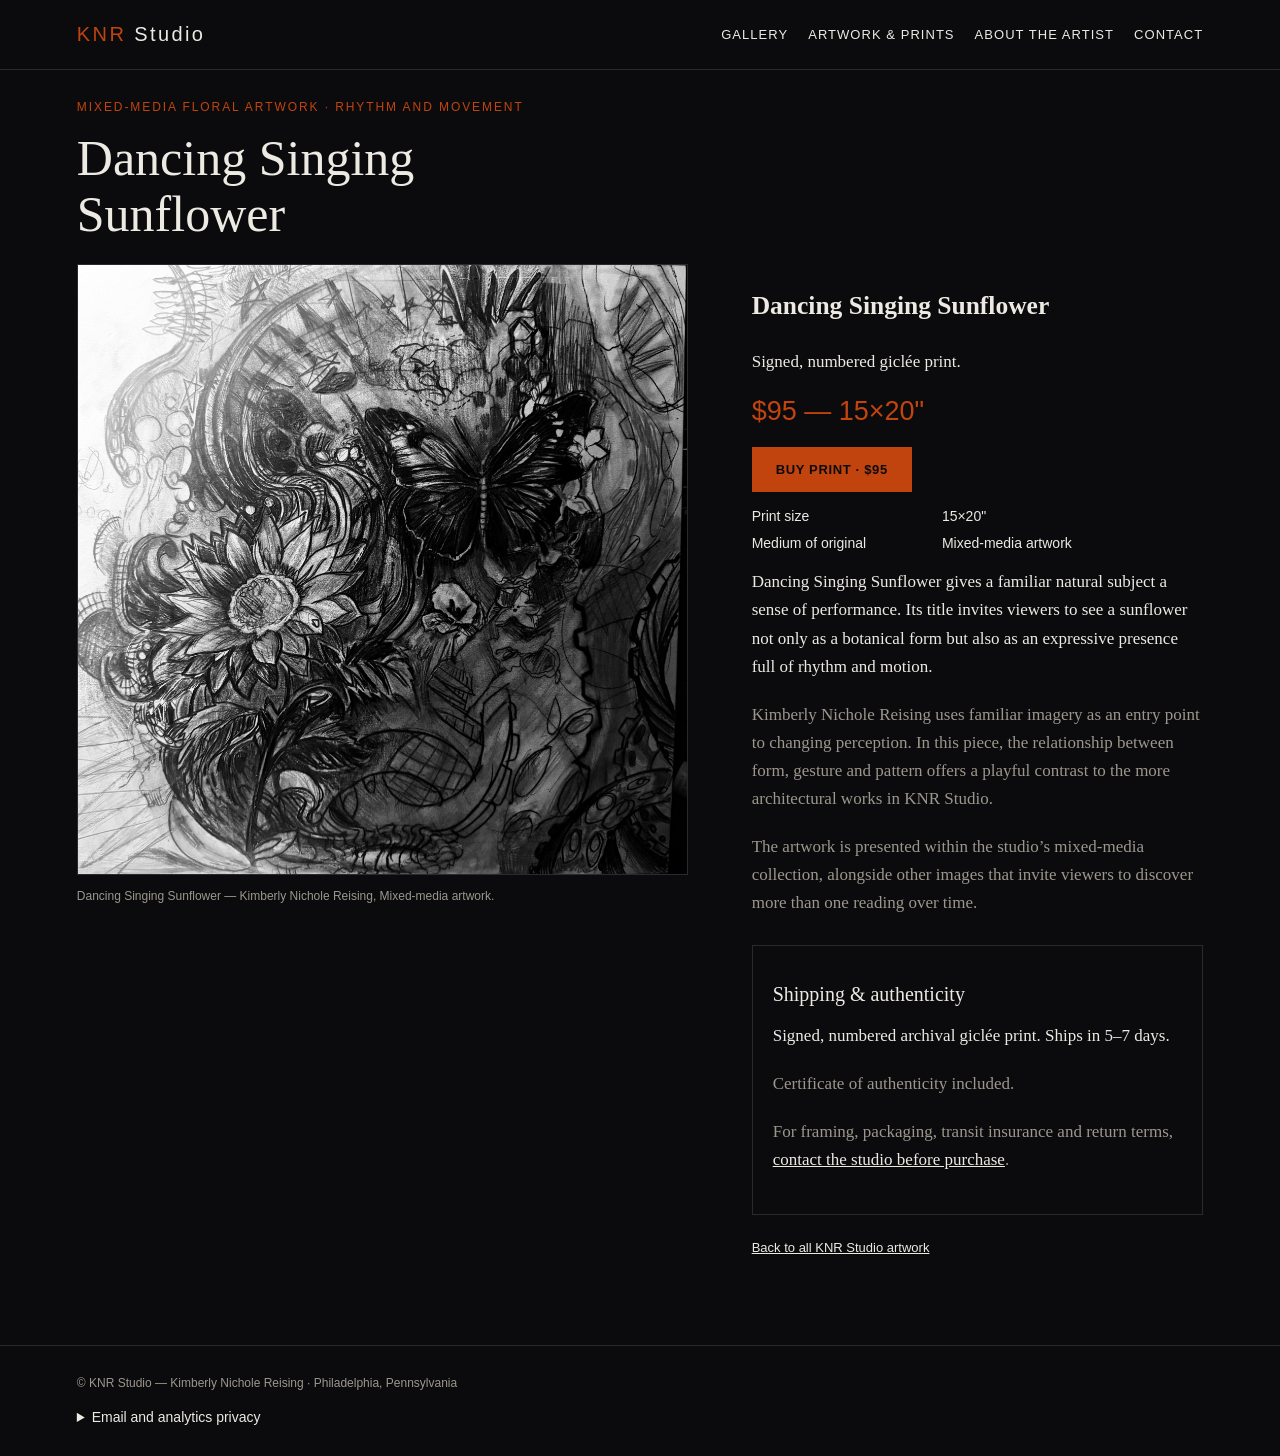
<file: dancing-singing-sunflower.html>
<!DOCTYPE html>
<html lang="en">
<head>
<meta charset="UTF-8">
<meta name="viewport" content="width=device-width, initial-scale=1.0">
<title>Dancing Singing Sunflower | Surrealist Mixed-Media Drawing | Kimberly Reising, Philadelphia</title>
<meta name="description" content="Explore Dancing Singing Sunflower, a playful mixed-media floral artwork by Philadelphia artist Kimberly Nichole Reising, with a secure print listing.">
<meta name="robots" content="index, follow, max-image-preview:large">
<link rel="canonical" href="https://kimberlyreising.com/dancing-singing-sunflower.html">
<meta property="og:type" content="article">
<meta property="og:site_name" content="KNR Studio">
<meta property="og:title" content="Dancing Singing Sunflower | Surrealist Mixed-Media Drawing | Kimberly Reising, Philadelphia">
<meta property="og:description" content="Explore Dancing Singing Sunflower, a playful mixed-media floral artwork by Philadelphia artist Kimberly Nichole Reising, with a secure print listing.">
<meta property="og:url" content="https://kimberlyreising.com/dancing-singing-sunflower.html">
<meta property="og:image" content="https://kimberlyreising.com/images/DANCING_SINGING%20SUNFLOWER.jpeg">
<meta property="og:image:alt" content="DANCING_SINGING SUNFLOWER, mixed media by kimberly Nichole Reising">
<meta name="twitter:card" content="summary_large_image">
<meta name="twitter:title" content="Dancing Singing Sunflower | Surrealist Mixed-Media Drawing | Kimberly Reising, Philadelphia">
<meta name="twitter:description" content="Explore Dancing Singing Sunflower, a playful mixed-media floral artwork by Philadelphia artist Kimberly Nichole Reising, with a secure print listing.">
<meta name="twitter:image" content="https://kimberlyreising.com/images/DANCING_SINGING%20SUNFLOWER.jpeg">
<script type="application/ld+json">{"@context":"https://schema.org","@type":"VisualArtwork","name":"Dancing Singing Sunflower","description":"Explore Dancing Singing Sunflower, a playful mixed-media floral artwork by Philadelphia artist Kimberly Nichole Reising, with a secure print listing.","url":"https://kimberlyreising.com/dancing-singing-sunflower.html","image":"https://kimberlyreising.com/images/DANCING_SINGING%20SUNFLOWER.jpeg","artMedium":"Mixed-media artwork","creator":{"@type":"Person","name":"Kimberly Nichole Reising","url":"https://kimberlyreising.com/"}}</script>
<script src="assets/studio-config.js" defer></script>
<script src="assets/studio.js" defer></script>
<link rel="stylesheet" href="assets/studio.css">
<style>
:root{--ink:#0B0B0D;--bone:#EDEAE3;--rust:#C1440E;--line:#2A2A2D;--dim:#9C978D}
*{box-sizing:border-box}
html{scroll-behavior:smooth}
body{margin:0;background:var(--ink);color:var(--bone);font:17px/1.65 Georgia,serif}
a{color:var(--bone)}
a:focus-visible,button:focus-visible{outline:2px solid var(--rust);outline-offset:4px}
.site-header{padding:23px 6vw;border-bottom:1px solid var(--line);display:flex;align-items:center;justify-content:space-between;gap:20px;flex-wrap:wrap}
.brand{font:20px Arial,sans-serif;letter-spacing:.12em;text-decoration:none}
.brand span{color:var(--rust)}
.topnav{font:13px Arial,sans-serif;letter-spacing:.08em;text-transform:uppercase}
.topnav a{margin-left:20px;text-decoration:none}
main{max-width:1330px;padding:65px 6vw 90px;margin:auto}
.eyebrow{color:var(--rust);font:12px Arial,sans-serif;letter-spacing:.16em;text-transform:uppercase}
h1{font-weight:400;font-size:clamp(36px,5vw,66px);line-height:1.12;max-width:15ch;margin:16px 0 26px}
.artwork{display:grid;grid-template-columns:minmax(0,1.15fr) minmax(280px,.85fr);gap:clamp(24px,5vw,80px);align-items:start}
figure{margin:0}
figure img{display:block;width:100%;height:auto;max-height:85vh;object-fit:contain;background:#151517;border:1px solid var(--line)}
figcaption{font:12px/1.5 Arial,sans-serif;color:var(--dim);margin-top:12px}
.copy p{color:var(--dim);margin:0 0 20px}
.copy p:first-of-type{color:var(--bone)}
.listing{border-top:1px solid var(--line);margin-top:30px;padding-top:22px}
.price{font:27px Arial,sans-serif;color:var(--rust);margin:10px 0 20px}
.cta{display:inline-block;background:var(--rust);color:var(--ink);text-decoration:none;padding:15px 24px;font:700 13px Arial,sans-serif;letter-spacing:.05em;text-transform:uppercase}
.back{display:block;margin-top:25px;font:13px Arial,sans-serif}
.site-footer{padding:28px 6vw;border-top:1px solid var(--line);font:12px/1.6 Arial,sans-serif;color:var(--dim)}
.site-footer a{color:var(--bone)}
.studio-privacy{max-width:700px;margin-top:12px}
.studio-privacy summary{cursor:pointer}
.studio-settings{margin-top:8px}
@media(max-width:780px){main{padding-top:40px}.artwork{grid-template-columns:1fr}.topnav a{margin-left:0;margin-right:16px}}
.art-facts{display:grid;grid-template-columns:1fr 1.5fr;gap:6px 16px;font:14px/1.5 Arial,sans-serif}.art-facts dd{margin:0}.shipping-trust{border:1px solid var(--line);padding:20px;margin-top:28px}.shipping-trust h2{font:20px Georgia,serif}.listing{margin-top:0;padding-top:0;border-top:0}h1{font-size:clamp(30px,4vw,50px);margin-bottom:22px}main{padding-top:30px}@media(max-width:780px){.copy{display:contents}.listing{grid-row:1}.artwork{gap:20px}.artwork figure{grid-row:2}.artwork .copy>p{margin:0}}</style>
<script type="application/ld+json">{"@context": "https://schema.org", "@type": "Product", "name": "Dancing Singing Sunflower \u2014 Signed, numbered gicl\u00e9e print", "image": "https://kimberlyreising.com/images/DANCING_SINGING SUNFLOWER.jpeg", "description": "Signed, numbered archival gicl\u00e9e print of Dancing Singing Sunflower by Kimberly Reising.", "offers": {"@type": "Offer", "price": "95", "priceCurrency": "USD", "url": "https://buy.stripe.com/eVq14nfkGbsx9lW6fY7EQ0c", "availability": "https://schema.org/InStock"}}</script>
</head>
<body>
<header class="site-header"><a class="brand" href="https://gallery.kimberlyreising.com/"><span>KNR</span> Studio</a><nav class="topnav" aria-label="Studio navigation"><a href="https://gallery.kimberlyreising.com/">Gallery</a><a href="/#prints">Artwork &amp; prints</a><a href="/#about">About the artist</a><a href="/#contact">Contact</a></nav></header>
<main>
<div class="eyebrow">Mixed-media floral artwork · Rhythm and movement</div>
<h1>Dancing Singing Sunflower</h1>
<div class="artwork">
<figure><img src="images/DANCING_SINGING SUNFLOWER.jpeg" alt="DANCING_SINGING SUNFLOWER, mixed media by kimberly Nichole Reising" decoding="async" fetchpriority="high" width="3932" height="3932"><figcaption>Dancing Singing Sunflower — Kimberly Nichole Reising, Mixed-media artwork.</figcaption></figure>
<div class="copy">
<div class="listing piece"><h2>Dancing Singing Sunflower</h2><p>Signed, numbered giclée print.</p><div class="price">$95 — 15×20"</div>
<a class="cta" href="https://buy.stripe.com/eVq14nfkGbsx9lW6fY7EQ0c" target="_blank" rel="noopener noreferrer">Buy print · $95</a>
<dl class="art-facts"><dt>Print size</dt><dd>15×20"</dd><dt>Medium of original</dt><dd>Mixed-media artwork</dd></dl></div>
<p>Dancing Singing Sunflower gives a familiar natural subject a sense of performance. Its title invites viewers to see a sunflower not only as a botanical form but also as an expressive presence full of rhythm and motion.</p>
<p>Kimberly Nichole Reising uses familiar imagery as an entry point to changing perception. In this piece, the relationship between form, gesture and pattern offers a playful contrast to the more architectural works in KNR Studio.</p>
<p>The artwork is presented within the studio’s mixed-media collection, alongside other images that invite viewers to discover more than one reading over time.</p>

<aside class="shipping-trust"><h2>Shipping &amp; authenticity</h2><p>Signed, numbered archival giclée print. Ships in 5–7 days.</p><p>Certificate of authenticity included.</p><p>For framing, packaging, transit insurance and return terms, <a href="/#contact">contact the studio before purchase</a>.</p></aside>
<a class="back" href="/#prints">Back to all KNR Studio artwork</a>
</div>
</div>
</main>
<footer class="site-footer">
<div>© KNR Studio — Kimberly Nichole Reising · Philadelphia, Pennsylvania</div>
<details id="studio-privacy" class="studio-privacy">
<summary>Email and analytics privacy</summary>
<p>Studio email signup is available on the <a href="/#studio-updates">homepage</a> and handled by Formspree with your explicit signup consent. KNR Studio uses Google Analytics for visits and artwork or support checkout clicks. Analytics may use cookies and browser information. No email addresses or form entries are included in analytics events. Existing browser opt-outs are honored; turning off analytics does not affect checkout.</p>
<button id="studio-analytics-settings" class="studio-settings" type="button" hidden>Analytics preferences</button>
</details>
</footer>
</body>
</html>
</file>
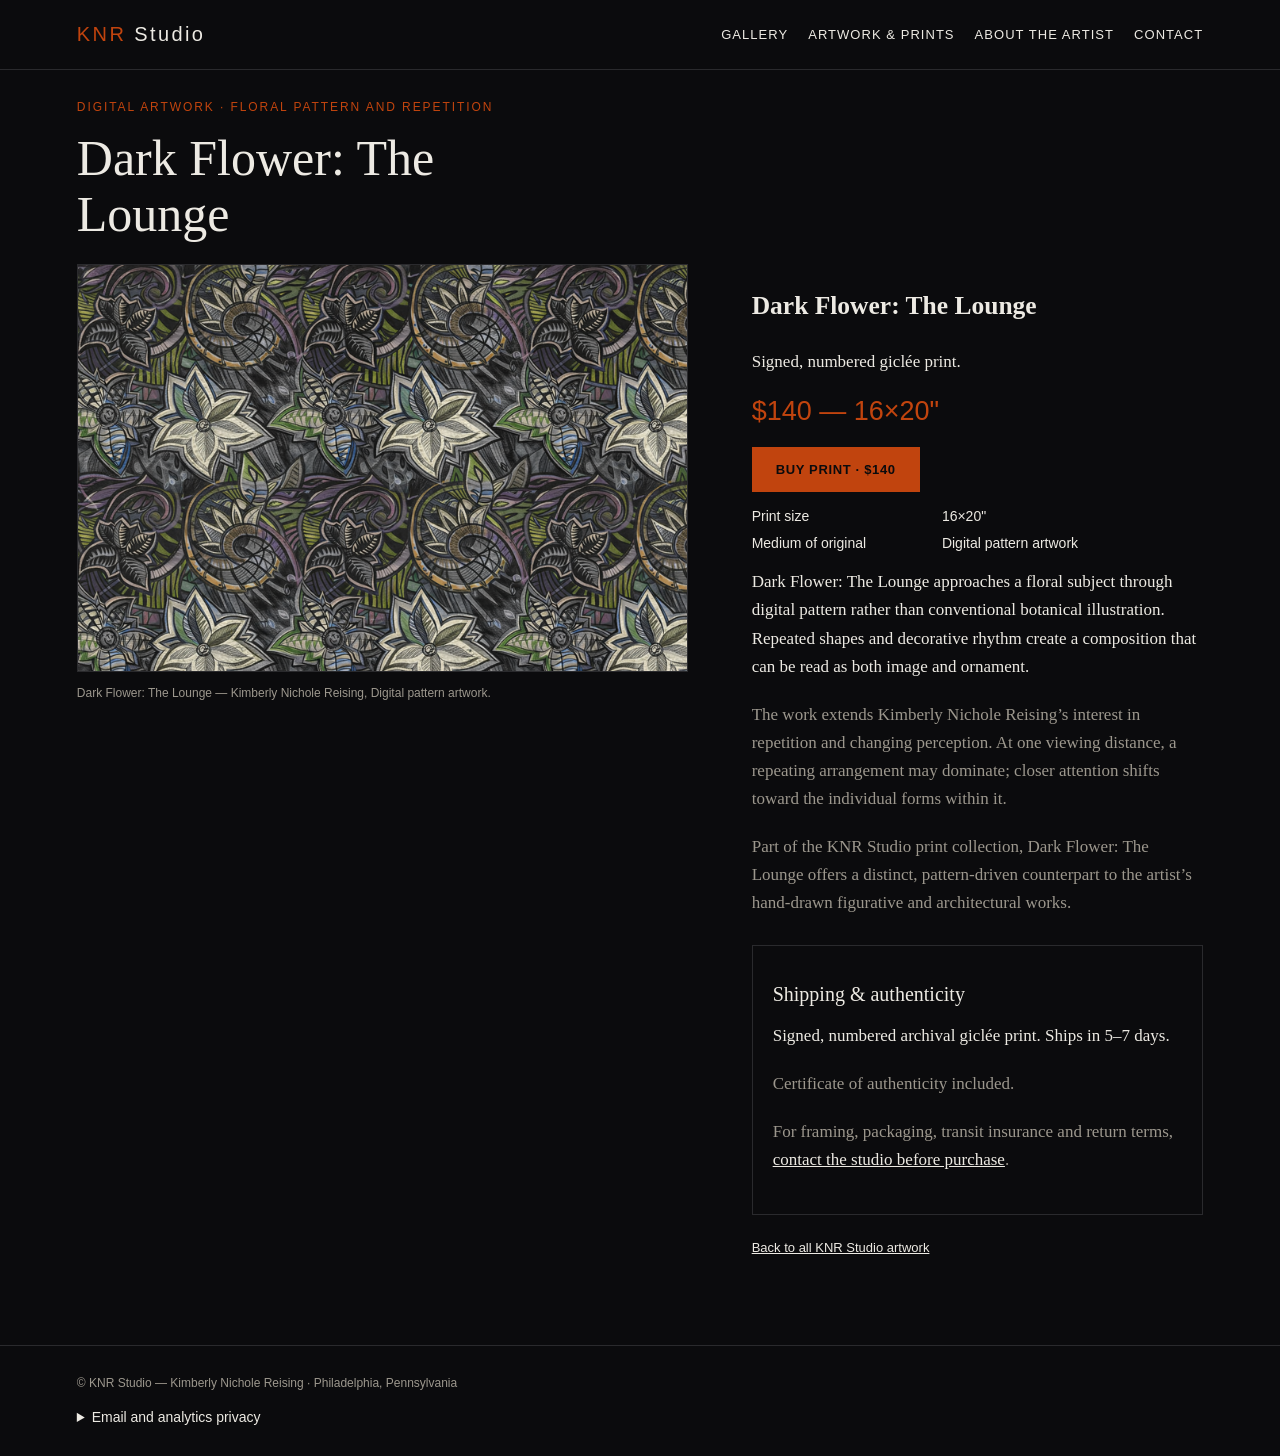
<file: dark-flower-the-lounge.html>
<!DOCTYPE html>
<html lang="en">
<head>
<meta charset="UTF-8">
<meta name="viewport" content="width=device-width, initial-scale=1.0">
<title>Dark Flower The Lounge | Surrealist Mixed-Media Drawing | Kimberly Reising, Philadelphia</title>
<meta name="description" content="Explore Dark Flower: The Lounge, a digital floral pattern artwork by Philadelphia artist Kimberly Nichole Reising, available as a fine art print.">
<meta name="robots" content="index, follow, max-image-preview:large">
<link rel="canonical" href="https://kimberlyreising.com/dark-flower-the-lounge.html">
<meta property="og:type" content="article">
<meta property="og:site_name" content="KNR Studio">
<meta property="og:title" content="Dark Flower The Lounge | Surrealist Mixed-Media Drawing | Kimberly Reising, Philadelphia">
<meta property="og:description" content="Explore Dark Flower: The Lounge, a digital floral pattern artwork by Philadelphia artist Kimberly Nichole Reising, available as a fine art print.">
<meta property="og:url" content="https://kimberlyreising.com/dark-flower-the-lounge.html">
<meta property="og:image" content="https://kimberlyreising.com/images/darkflower.png">
<meta property="og:image:alt" content="Dark Flower, The Lounge, digital pattern by Kimberly Nichole Reising">
<meta name="twitter:card" content="summary_large_image">
<meta name="twitter:title" content="Dark Flower The Lounge | Surrealist Mixed-Media Drawing | Kimberly Reising, Philadelphia">
<meta name="twitter:description" content="Explore Dark Flower: The Lounge, a digital floral pattern artwork by Philadelphia artist Kimberly Nichole Reising, available as a fine art print.">
<meta name="twitter:image" content="https://kimberlyreising.com/images/darkflower.png">
<script type="application/ld+json">{"@context":"https://schema.org","@type":"VisualArtwork","name":"Dark Flower: The Lounge","description":"Explore Dark Flower: The Lounge, a digital floral pattern artwork by Philadelphia artist Kimberly Nichole Reising, available as a fine art print.","url":"https://kimberlyreising.com/dark-flower-the-lounge.html","image":"https://kimberlyreising.com/images/darkflower.png","artMedium":"Digital pattern artwork","creator":{"@type":"Person","name":"Kimberly Nichole Reising","url":"https://kimberlyreising.com/"}}</script>
<script src="assets/studio-config.js" defer></script>
<script src="assets/studio.js" defer></script>
<link rel="stylesheet" href="assets/studio.css">
<style>
:root{--ink:#0B0B0D;--bone:#EDEAE3;--rust:#C1440E;--line:#2A2A2D;--dim:#9C978D}
*{box-sizing:border-box}
html{scroll-behavior:smooth}
body{margin:0;background:var(--ink);color:var(--bone);font:17px/1.65 Georgia,serif}
a{color:var(--bone)}
a:focus-visible,button:focus-visible{outline:2px solid var(--rust);outline-offset:4px}
.site-header{padding:23px 6vw;border-bottom:1px solid var(--line);display:flex;align-items:center;justify-content:space-between;gap:20px;flex-wrap:wrap}
.brand{font:20px Arial,sans-serif;letter-spacing:.12em;text-decoration:none}
.brand span{color:var(--rust)}
.topnav{font:13px Arial,sans-serif;letter-spacing:.08em;text-transform:uppercase}
.topnav a{margin-left:20px;text-decoration:none}
main{max-width:1330px;padding:65px 6vw 90px;margin:auto}
.eyebrow{color:var(--rust);font:12px Arial,sans-serif;letter-spacing:.16em;text-transform:uppercase}
h1{font-weight:400;font-size:clamp(36px,5vw,66px);line-height:1.12;max-width:15ch;margin:16px 0 26px}
.artwork{display:grid;grid-template-columns:minmax(0,1.15fr) minmax(280px,.85fr);gap:clamp(24px,5vw,80px);align-items:start}
figure{margin:0}
figure img{display:block;width:100%;height:auto;max-height:85vh;object-fit:contain;background:#151517;border:1px solid var(--line)}
figcaption{font:12px/1.5 Arial,sans-serif;color:var(--dim);margin-top:12px}
.copy p{color:var(--dim);margin:0 0 20px}
.copy p:first-of-type{color:var(--bone)}
.listing{border-top:1px solid var(--line);margin-top:30px;padding-top:22px}
.price{font:27px Arial,sans-serif;color:var(--rust);margin:10px 0 20px}
.cta{display:inline-block;background:var(--rust);color:var(--ink);text-decoration:none;padding:15px 24px;font:700 13px Arial,sans-serif;letter-spacing:.05em;text-transform:uppercase}
.back{display:block;margin-top:25px;font:13px Arial,sans-serif}
.site-footer{padding:28px 6vw;border-top:1px solid var(--line);font:12px/1.6 Arial,sans-serif;color:var(--dim)}
.site-footer a{color:var(--bone)}
.studio-privacy{max-width:700px;margin-top:12px}
.studio-privacy summary{cursor:pointer}
.studio-settings{margin-top:8px}
@media(max-width:780px){main{padding-top:40px}.artwork{grid-template-columns:1fr}.topnav a{margin-left:0;margin-right:16px}}
.art-facts{display:grid;grid-template-columns:1fr 1.5fr;gap:6px 16px;font:14px/1.5 Arial,sans-serif}.art-facts dd{margin:0}.shipping-trust{border:1px solid var(--line);padding:20px;margin-top:28px}.shipping-trust h2{font:20px Georgia,serif}.listing{margin-top:0;padding-top:0;border-top:0}h1{font-size:clamp(30px,4vw,50px);margin-bottom:22px}main{padding-top:30px}@media(max-width:780px){.copy{display:contents}.listing{grid-row:1}.artwork{gap:20px}.artwork figure{grid-row:2}.artwork .copy>p{margin:0}}</style>
<script type="application/ld+json">{"@context": "https://schema.org", "@type": "Product", "name": "Dark Flower The Lounge \u2014 Signed, numbered gicl\u00e9e print", "image": "https://kimberlyreising.com/images/darkflower.png", "description": "Signed, numbered archival gicl\u00e9e print of Dark Flower The Lounge by Kimberly Reising.", "offers": {"@type": "Offer", "price": "140", "priceCurrency": "USD", "url": "https://buy.stripe.com/8x2aEXa0mgMR69K6fY7EQ06", "availability": "https://schema.org/InStock"}}</script>
</head>
<body>
<header class="site-header"><a class="brand" href="https://gallery.kimberlyreising.com/"><span>KNR</span> Studio</a><nav class="topnav" aria-label="Studio navigation"><a href="https://gallery.kimberlyreising.com/">Gallery</a><a href="/#prints">Artwork &amp; prints</a><a href="/#about">About the artist</a><a href="/#contact">Contact</a></nav></header>
<main>
<div class="eyebrow">Digital artwork · Floral pattern and repetition</div>
<h1>Dark Flower: The Lounge</h1>
<div class="artwork">
<figure><img src="images/darkflower.png" alt="Dark Flower, The Lounge, digital pattern by Kimberly Nichole Reising" decoding="async" fetchpriority="high" width="1536" height="1024"><figcaption>Dark Flower: The Lounge — Kimberly Nichole Reising, Digital pattern artwork.</figcaption></figure>
<div class="copy">
<div class="listing piece"><h2>Dark Flower: The Lounge</h2><p>Signed, numbered giclée print.</p><div class="price">$140 — 16×20"</div>
<a class="cta" href="https://buy.stripe.com/8x2aEXa0mgMR69K6fY7EQ06" target="_blank" rel="noopener noreferrer">Buy print · $140</a>
<dl class="art-facts"><dt>Print size</dt><dd>16×20"</dd><dt>Medium of original</dt><dd>Digital pattern artwork</dd></dl></div>
<p>Dark Flower: The Lounge approaches a floral subject through digital pattern rather than conventional botanical illustration. Repeated shapes and decorative rhythm create a composition that can be read as both image and ornament.</p>
<p>The work extends Kimberly Nichole Reising’s interest in repetition and changing perception. At one viewing distance, a repeating arrangement may dominate; closer attention shifts toward the individual forms within it.</p>
<p>Part of the KNR Studio print collection, Dark Flower: The Lounge offers a distinct, pattern-driven counterpart to the artist’s hand-drawn figurative and architectural works.</p>

<aside class="shipping-trust"><h2>Shipping &amp; authenticity</h2><p>Signed, numbered archival giclée print. Ships in 5–7 days.</p><p>Certificate of authenticity included.</p><p>For framing, packaging, transit insurance and return terms, <a href="/#contact">contact the studio before purchase</a>.</p></aside>
<a class="back" href="/#prints">Back to all KNR Studio artwork</a>
</div>
</div>
</main>
<footer class="site-footer">
<div>© KNR Studio — Kimberly Nichole Reising · Philadelphia, Pennsylvania</div>
<details id="studio-privacy" class="studio-privacy">
<summary>Email and analytics privacy</summary>
<p>Studio email signup is available on the <a href="/#studio-updates">homepage</a> and handled by Formspree with your explicit signup consent. KNR Studio uses Google Analytics for visits and artwork or support checkout clicks. Analytics may use cookies and browser information. No email addresses or form entries are included in analytics events. Existing browser opt-outs are honored; turning off analytics does not affect checkout.</p>
<button id="studio-analytics-settings" class="studio-settings" type="button" hidden>Analytics preferences</button>
</details>
</footer>
</body>
</html>
</file>
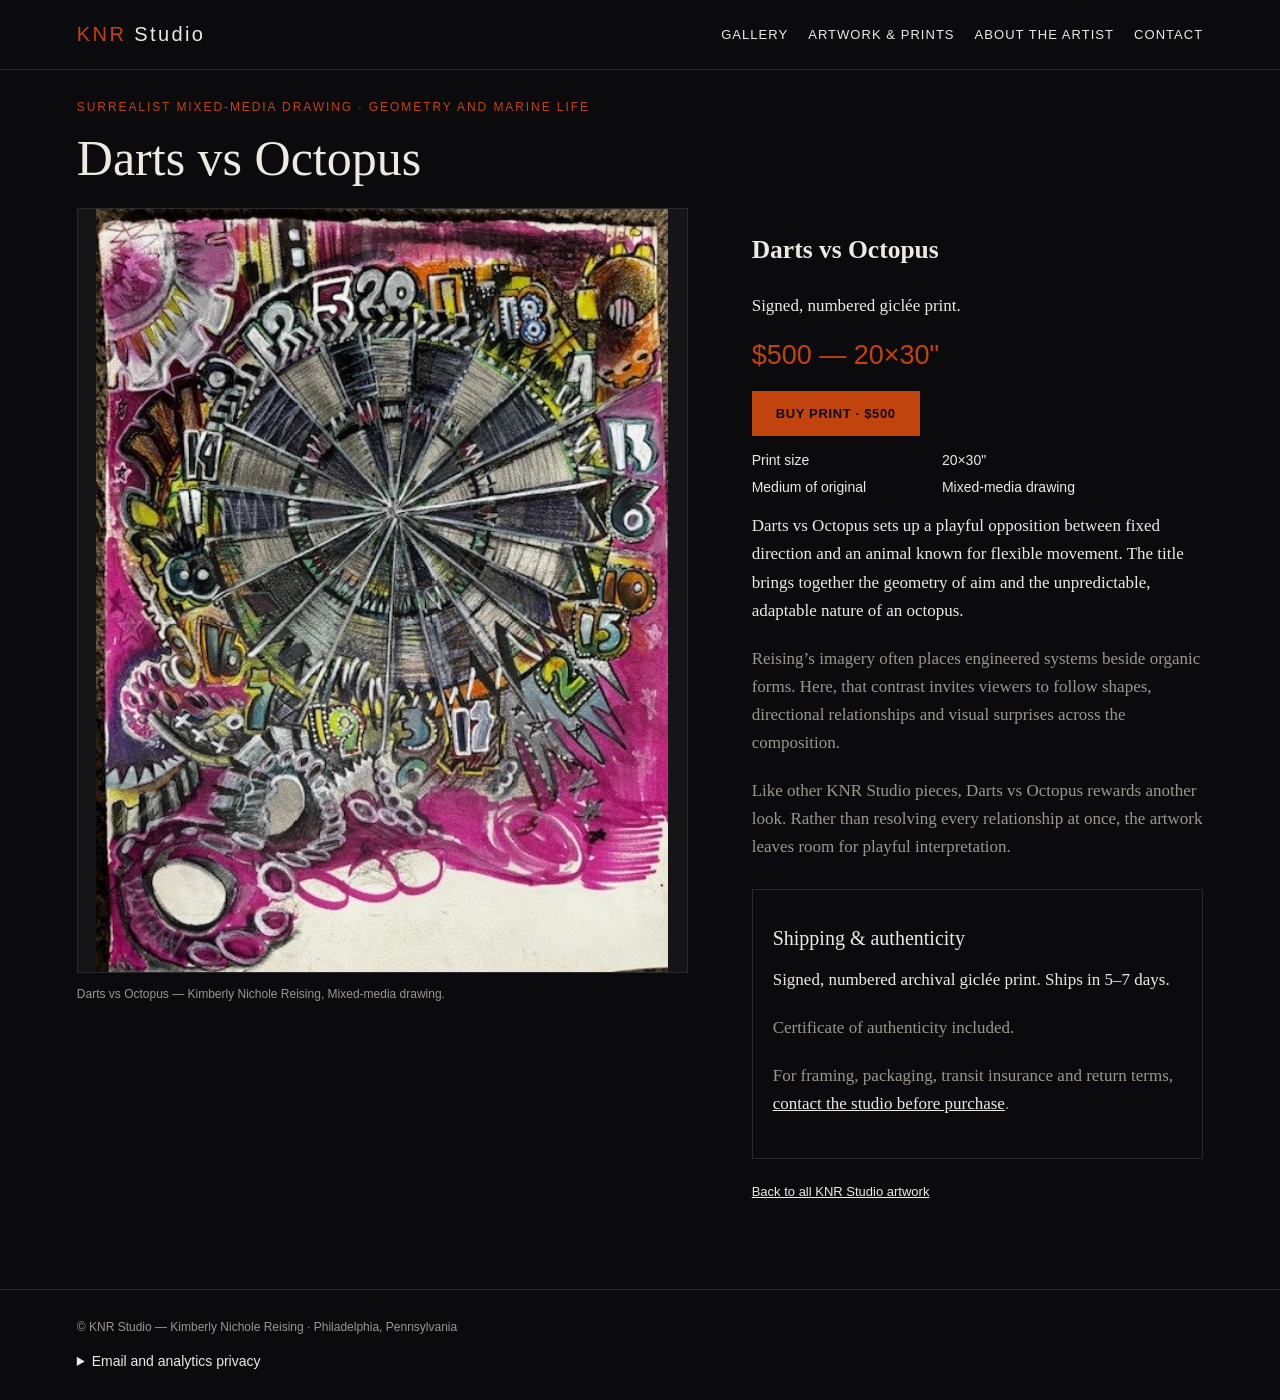
<file: darts-vs-octopus.html>
<!DOCTYPE html>
<html lang="en">
<head>
<meta charset="UTF-8">
<meta name="viewport" content="width=device-width, initial-scale=1.0">
<title>Darts vs Octopus | Surrealist Mixed-Media Drawing | Kimberly Reising, Philadelphia</title>
<meta name="description" content="Explore Darts vs Octopus, a surrealist mixed-media artwork pairing direction and geometry with the octopus&#39;s fluid movement by Kimberly Nichole Reising.">
<meta name="robots" content="index, follow, max-image-preview:large">
<link rel="canonical" href="https://kimberlyreising.com/darts-vs-octopus.html">
<meta property="og:type" content="article">
<meta property="og:site_name" content="KNR Studio">
<meta property="og:title" content="Darts vs Octopus | Surrealist Mixed-Media Drawing | Kimberly Reising, Philadelphia">
<meta property="og:description" content="Explore Darts vs Octopus, a surrealist mixed-media artwork pairing direction and geometry with the octopus&#39;s fluid movement by Kimberly Nichole Reising.">
<meta property="og:url" content="https://kimberlyreising.com/darts-vs-octopus.html">
<meta property="og:image" content="https://kimberlyreising.com/images/DARTS_VS_OCTOPUS.jpg">
<meta property="og:image:alt" content="DARTS_VS_OCTOPUS, mixed media by Kimberly Nichole Reising">
<meta name="twitter:card" content="summary_large_image">
<meta name="twitter:title" content="Darts vs Octopus | Surrealist Mixed-Media Drawing | Kimberly Reising, Philadelphia">
<meta name="twitter:description" content="Explore Darts vs Octopus, a surrealist mixed-media artwork pairing direction and geometry with the octopus&#39;s fluid movement by Kimberly Nichole Reising.">
<meta name="twitter:image" content="https://kimberlyreising.com/images/DARTS_VS_OCTOPUS.jpg">
<script type="application/ld+json">{"@context":"https://schema.org","@type":"VisualArtwork","name":"Darts vs Octopus","description":"Explore Darts vs Octopus, a surrealist mixed-media artwork pairing direction and geometry with the octopus's fluid movement by Kimberly Nichole Reising.","url":"https://kimberlyreising.com/darts-vs-octopus.html","image":"https://kimberlyreising.com/images/DARTS_VS_OCTOPUS.jpg","artMedium":"Mixed-media drawing","creator":{"@type":"Person","name":"Kimberly Nichole Reising","url":"https://kimberlyreising.com/"}}</script>
<script src="assets/studio-config.js" defer></script>
<script src="assets/studio.js" defer></script>
<link rel="stylesheet" href="assets/studio.css">
<style>
:root{--ink:#0B0B0D;--bone:#EDEAE3;--rust:#C1440E;--line:#2A2A2D;--dim:#9C978D}
*{box-sizing:border-box}
html{scroll-behavior:smooth}
body{margin:0;background:var(--ink);color:var(--bone);font:17px/1.65 Georgia,serif}
a{color:var(--bone)}
a:focus-visible,button:focus-visible{outline:2px solid var(--rust);outline-offset:4px}
.site-header{padding:23px 6vw;border-bottom:1px solid var(--line);display:flex;align-items:center;justify-content:space-between;gap:20px;flex-wrap:wrap}
.brand{font:20px Arial,sans-serif;letter-spacing:.12em;text-decoration:none}
.brand span{color:var(--rust)}
.topnav{font:13px Arial,sans-serif;letter-spacing:.08em;text-transform:uppercase}
.topnav a{margin-left:20px;text-decoration:none}
main{max-width:1330px;padding:65px 6vw 90px;margin:auto}
.eyebrow{color:var(--rust);font:12px Arial,sans-serif;letter-spacing:.16em;text-transform:uppercase}
h1{font-weight:400;font-size:clamp(36px,5vw,66px);line-height:1.12;max-width:15ch;margin:16px 0 26px}
.artwork{display:grid;grid-template-columns:minmax(0,1.15fr) minmax(280px,.85fr);gap:clamp(24px,5vw,80px);align-items:start}
figure{margin:0}
figure img{display:block;width:100%;height:auto;max-height:85vh;object-fit:contain;background:#151517;border:1px solid var(--line)}
figcaption{font:12px/1.5 Arial,sans-serif;color:var(--dim);margin-top:12px}
.copy p{color:var(--dim);margin:0 0 20px}
.copy p:first-of-type{color:var(--bone)}
.listing{border-top:1px solid var(--line);margin-top:30px;padding-top:22px}
.price{font:27px Arial,sans-serif;color:var(--rust);margin:10px 0 20px}
.cta{display:inline-block;background:var(--rust);color:var(--ink);text-decoration:none;padding:15px 24px;font:700 13px Arial,sans-serif;letter-spacing:.05em;text-transform:uppercase}
.back{display:block;margin-top:25px;font:13px Arial,sans-serif}
.site-footer{padding:28px 6vw;border-top:1px solid var(--line);font:12px/1.6 Arial,sans-serif;color:var(--dim)}
.site-footer a{color:var(--bone)}
.studio-privacy{max-width:700px;margin-top:12px}
.studio-privacy summary{cursor:pointer}
.studio-settings{margin-top:8px}
@media(max-width:780px){main{padding-top:40px}.artwork{grid-template-columns:1fr}.topnav a{margin-left:0;margin-right:16px}}
.art-facts{display:grid;grid-template-columns:1fr 1.5fr;gap:6px 16px;font:14px/1.5 Arial,sans-serif}.art-facts dd{margin:0}.shipping-trust{border:1px solid var(--line);padding:20px;margin-top:28px}.shipping-trust h2{font:20px Georgia,serif}.listing{margin-top:0;padding-top:0;border-top:0}h1{font-size:clamp(30px,4vw,50px);margin-bottom:22px}main{padding-top:30px}@media(max-width:780px){.copy{display:contents}.listing{grid-row:1}.artwork{gap:20px}.artwork figure{grid-row:2}.artwork .copy>p{margin:0}}</style>
<script type="application/ld+json">{"@context": "https://schema.org", "@type": "Product", "name": "Darts vs Octopus \u2014 Signed, numbered gicl\u00e9e print", "image": "https://kimberlyreising.com/images/DARTS_VS_OCTOPUS.jpg", "description": "Signed, numbered archival gicl\u00e9e print of Darts vs Octopus by Kimberly Reising.", "offers": {"@type": "Offer", "price": "500", "priceCurrency": "USD", "url": "https://buy.stripe.com/aFaaEX8WigMR2Xy7k27EQ0f", "availability": "https://schema.org/InStock"}}</script>
</head>
<body>
<header class="site-header"><a class="brand" href="https://gallery.kimberlyreising.com/"><span>KNR</span> Studio</a><nav class="topnav" aria-label="Studio navigation"><a href="https://gallery.kimberlyreising.com/">Gallery</a><a href="/#prints">Artwork &amp; prints</a><a href="/#about">About the artist</a><a href="/#contact">Contact</a></nav></header>
<main>
<div class="eyebrow">Surrealist mixed-media drawing · Geometry and marine life</div>
<h1>Darts vs Octopus</h1>
<div class="artwork">
<figure><img src="images/DARTS_VS_OCTOPUS.jpg" alt="DARTS_VS_OCTOPUS, mixed media by Kimberly Nichole Reising" decoding="async" fetchpriority="high" width="480" height="640"><figcaption>Darts vs Octopus — Kimberly Nichole Reising, Mixed-media drawing.</figcaption></figure>
<div class="copy">
<div class="listing piece"><h2>Darts vs Octopus</h2><p>Signed, numbered giclée print.</p><div class="price">$500 — 20×30"</div>
<a class="cta" href="https://buy.stripe.com/aFaaEX8WigMR2Xy7k27EQ0f" target="_blank" rel="noopener noreferrer">Buy print · $500</a>
<dl class="art-facts"><dt>Print size</dt><dd>20×30"</dd><dt>Medium of original</dt><dd>Mixed-media drawing</dd></dl></div>
<p>Darts vs Octopus sets up a playful opposition between fixed direction and an animal known for flexible movement. The title brings together the geometry of aim and the unpredictable, adaptable nature of an octopus.</p>
<p>Reising’s imagery often places engineered systems beside organic forms. Here, that contrast invites viewers to follow shapes, directional relationships and visual surprises across the composition.</p>
<p>Like other KNR Studio pieces, Darts vs Octopus rewards another look. Rather than resolving every relationship at once, the artwork leaves room for playful interpretation.</p>

<aside class="shipping-trust"><h2>Shipping &amp; authenticity</h2><p>Signed, numbered archival giclée print. Ships in 5–7 days.</p><p>Certificate of authenticity included.</p><p>For framing, packaging, transit insurance and return terms, <a href="/#contact">contact the studio before purchase</a>.</p></aside>
<a class="back" href="/#prints">Back to all KNR Studio artwork</a>
</div>
</div>
</main>
<footer class="site-footer">
<div>© KNR Studio — Kimberly Nichole Reising · Philadelphia, Pennsylvania</div>
<details id="studio-privacy" class="studio-privacy">
<summary>Email and analytics privacy</summary>
<p>Studio email signup is available on the <a href="/#studio-updates">homepage</a> and handled by Formspree with your explicit signup consent. KNR Studio uses Google Analytics for visits and artwork or support checkout clicks. Analytics may use cookies and browser information. No email addresses or form entries are included in analytics events. Existing browser opt-outs are honored; turning off analytics does not affect checkout.</p>
<button id="studio-analytics-settings" class="studio-settings" type="button" hidden>Analytics preferences</button>
</details>
</footer>
</body>
</html>
</file>
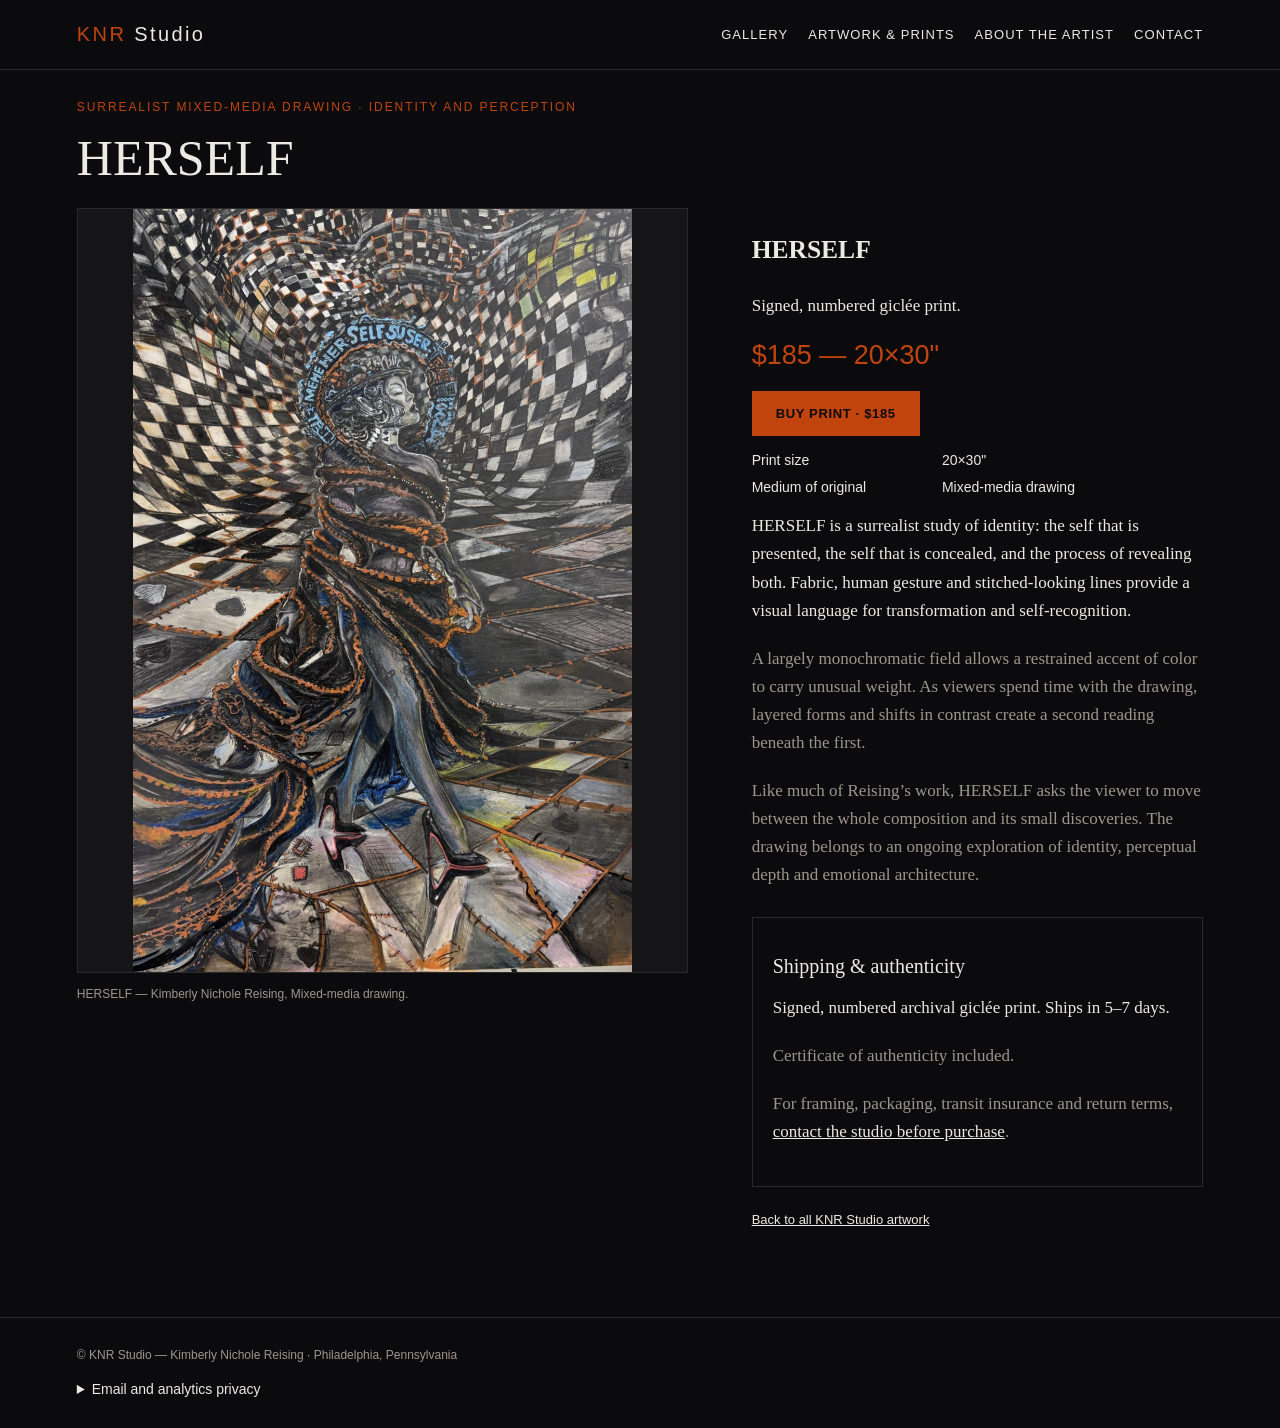
<file: herself.html>
<!DOCTYPE html>
<html lang="en">
<head>
<meta charset="UTF-8">
<meta name="viewport" content="width=device-width, initial-scale=1.0">
<title>HERSELF | Surrealist Mixed-Media Drawing | Kimberly Reising, Philadelphia</title>
<meta name="description" content="Explore HERSELF, a surrealist mixed-media drawing about identity, fabric and revelation by Philadelphia artist Kimberly Nichole Reising.">
<meta name="robots" content="index, follow, max-image-preview:large">
<link rel="canonical" href="https://kimberlyreising.com/herself.html">
<meta property="og:type" content="article">
<meta property="og:site_name" content="KNR Studio">
<meta property="og:title" content="HERSELF | Surrealist Mixed-Media Drawing | Kimberly Reising, Philadelphia">
<meta property="og:description" content="Explore HERSELF, a surrealist mixed-media drawing about identity, fabric and revelation by Philadelphia artist Kimberly Nichole Reising.">
<meta property="og:url" content="https://kimberlyreising.com/herself.html">
<meta property="og:image" content="https://kimberlyreising.com/images/herself.jpg">
<meta property="og:image:alt" content="Herself, mixed media drawing by Kimberly Nichole Reising">
<meta name="twitter:card" content="summary_large_image">
<meta name="twitter:title" content="HERSELF | Surrealist Mixed-Media Drawing | Kimberly Reising, Philadelphia">
<meta name="twitter:description" content="Explore HERSELF, a surrealist mixed-media drawing about identity, fabric and revelation by Philadelphia artist Kimberly Nichole Reising.">
<meta name="twitter:image" content="https://kimberlyreising.com/images/herself.jpg">
<script type="application/ld+json">{"@context":"https://schema.org","@type":"VisualArtwork","name":"HERSELF","description":"Explore HERSELF, a surrealist mixed-media drawing about identity, fabric and revelation by Philadelphia artist Kimberly Nichole Reising.","url":"https://kimberlyreising.com/herself.html","image":"https://kimberlyreising.com/images/herself.jpg","artMedium":"Mixed-media drawing","creator":{"@type":"Person","name":"Kimberly Nichole Reising","url":"https://kimberlyreising.com/"}}</script>
<script src="assets/studio-config.js" defer></script>
<script src="assets/studio.js" defer></script>
<link rel="stylesheet" href="assets/studio.css">
<style>
:root{--ink:#0B0B0D;--bone:#EDEAE3;--rust:#C1440E;--line:#2A2A2D;--dim:#9C978D}
*{box-sizing:border-box}
html{scroll-behavior:smooth}
body{margin:0;background:var(--ink);color:var(--bone);font:17px/1.65 Georgia,serif}
a{color:var(--bone)}
a:focus-visible,button:focus-visible{outline:2px solid var(--rust);outline-offset:4px}
.site-header{padding:23px 6vw;border-bottom:1px solid var(--line);display:flex;align-items:center;justify-content:space-between;gap:20px;flex-wrap:wrap}
.brand{font:20px Arial,sans-serif;letter-spacing:.12em;text-decoration:none}
.brand span{color:var(--rust)}
.topnav{font:13px Arial,sans-serif;letter-spacing:.08em;text-transform:uppercase}
.topnav a{margin-left:20px;text-decoration:none}
main{max-width:1330px;padding:65px 6vw 90px;margin:auto}
.eyebrow{color:var(--rust);font:12px Arial,sans-serif;letter-spacing:.16em;text-transform:uppercase}
h1{font-weight:400;font-size:clamp(36px,5vw,66px);line-height:1.12;max-width:15ch;margin:16px 0 26px}
.artwork{display:grid;grid-template-columns:minmax(0,1.15fr) minmax(280px,.85fr);gap:clamp(24px,5vw,80px);align-items:start}
figure{margin:0}
figure img{display:block;width:100%;height:auto;max-height:85vh;object-fit:contain;background:#151517;border:1px solid var(--line)}
figcaption{font:12px/1.5 Arial,sans-serif;color:var(--dim);margin-top:12px}
.copy p{color:var(--dim);margin:0 0 20px}
.copy p:first-of-type{color:var(--bone)}
.listing{border-top:1px solid var(--line);margin-top:30px;padding-top:22px}
.price{font:27px Arial,sans-serif;color:var(--rust);margin:10px 0 20px}
.cta{display:inline-block;background:var(--rust);color:var(--ink);text-decoration:none;padding:15px 24px;font:700 13px Arial,sans-serif;letter-spacing:.05em;text-transform:uppercase}
.back{display:block;margin-top:25px;font:13px Arial,sans-serif}
.site-footer{padding:28px 6vw;border-top:1px solid var(--line);font:12px/1.6 Arial,sans-serif;color:var(--dim)}
.site-footer a{color:var(--bone)}
.studio-privacy{max-width:700px;margin-top:12px}
.studio-privacy summary{cursor:pointer}
.studio-settings{margin-top:8px}
@media(max-width:780px){main{padding-top:40px}.artwork{grid-template-columns:1fr}.topnav a{margin-left:0;margin-right:16px}}
.art-facts{display:grid;grid-template-columns:1fr 1.5fr;gap:6px 16px;font:14px/1.5 Arial,sans-serif}.art-facts dd{margin:0}.shipping-trust{border:1px solid var(--line);padding:20px;margin-top:28px}.shipping-trust h2{font:20px Georgia,serif}.listing{margin-top:0;padding-top:0;border-top:0}h1{font-size:clamp(30px,4vw,50px);margin-bottom:22px}main{padding-top:30px}@media(max-width:780px){.copy{display:contents}.listing{grid-row:1}.artwork{gap:20px}.artwork figure{grid-row:2}.artwork .copy>p{margin:0}}</style>
<script type="application/ld+json">{"@context": "https://schema.org", "@type": "Product", "name": "HERSELF \u2014 Signed, numbered gicl\u00e9e print", "image": "https://kimberlyreising.com/images/herself.jpg", "description": "Signed, numbered archival gicl\u00e9e print of HERSELF by Kimberly Reising.", "offers": {"@type": "Offer", "price": "185", "priceCurrency": "USD", "url": "https://buy.stripe.com/6oU7sL5K6cwBeGg1ZI7EQ00", "availability": "https://schema.org/InStock"}}</script>
</head>
<body>
<header class="site-header"><a class="brand" href="https://gallery.kimberlyreising.com/"><span>KNR</span> Studio</a><nav class="topnav" aria-label="Studio navigation"><a href="https://gallery.kimberlyreising.com/">Gallery</a><a href="/#prints">Artwork &amp; prints</a><a href="/#about">About the artist</a><a href="/#contact">Contact</a></nav></header>
<main>
<div class="eyebrow">Surrealist mixed-media drawing · Identity and perception</div>
<h1>HERSELF</h1>
<div class="artwork">
<figure><img src="images/herself.jpg" alt="Herself, mixed media drawing by Kimberly Nichole Reising" decoding="async" fetchpriority="high" width="1920" height="2936"><figcaption>HERSELF — Kimberly Nichole Reising, Mixed-media drawing.</figcaption></figure>
<div class="copy">
<div class="listing piece"><h2>HERSELF</h2><p>Signed, numbered giclée print.</p><div class="price">$185 — 20×30"</div>
<a class="cta" href="https://buy.stripe.com/6oU7sL5K6cwBeGg1ZI7EQ00" target="_blank" rel="noopener noreferrer">Buy print · $185</a>
<dl class="art-facts"><dt>Print size</dt><dd>20×30"</dd><dt>Medium of original</dt><dd>Mixed-media drawing</dd></dl></div>
<p>HERSELF is a surrealist study of identity: the self that is presented, the self that is concealed, and the process of revealing both. Fabric, human gesture and stitched-looking lines provide a visual language for transformation and self-recognition.</p>
<p>A largely monochromatic field allows a restrained accent of color to carry unusual weight. As viewers spend time with the drawing, layered forms and shifts in contrast create a second reading beneath the first.</p>
<p>Like much of Reising’s work, HERSELF asks the viewer to move between the whole composition and its small discoveries. The drawing belongs to an ongoing exploration of identity, perceptual depth and emotional architecture.</p>

<aside class="shipping-trust"><h2>Shipping &amp; authenticity</h2><p>Signed, numbered archival giclée print. Ships in 5–7 days.</p><p>Certificate of authenticity included.</p><p>For framing, packaging, transit insurance and return terms, <a href="/#contact">contact the studio before purchase</a>.</p></aside>
<a class="back" href="/#prints">Back to all KNR Studio artwork</a>
</div>
</div>
</main>
<footer class="site-footer">
<div>© KNR Studio — Kimberly Nichole Reising · Philadelphia, Pennsylvania</div>
<details id="studio-privacy" class="studio-privacy">
<summary>Email and analytics privacy</summary>
<p>Studio email signup is available on the <a href="/#studio-updates">homepage</a> and handled by Formspree with your explicit signup consent. KNR Studio uses Google Analytics for visits and artwork or support checkout clicks. Analytics may use cookies and browser information. No email addresses or form entries are included in analytics events. Existing browser opt-outs are honored; turning off analytics does not affect checkout.</p>
<button id="studio-analytics-settings" class="studio-settings" type="button" hidden>Analytics preferences</button>
</details>
</footer>
</body>
</html>
</file>
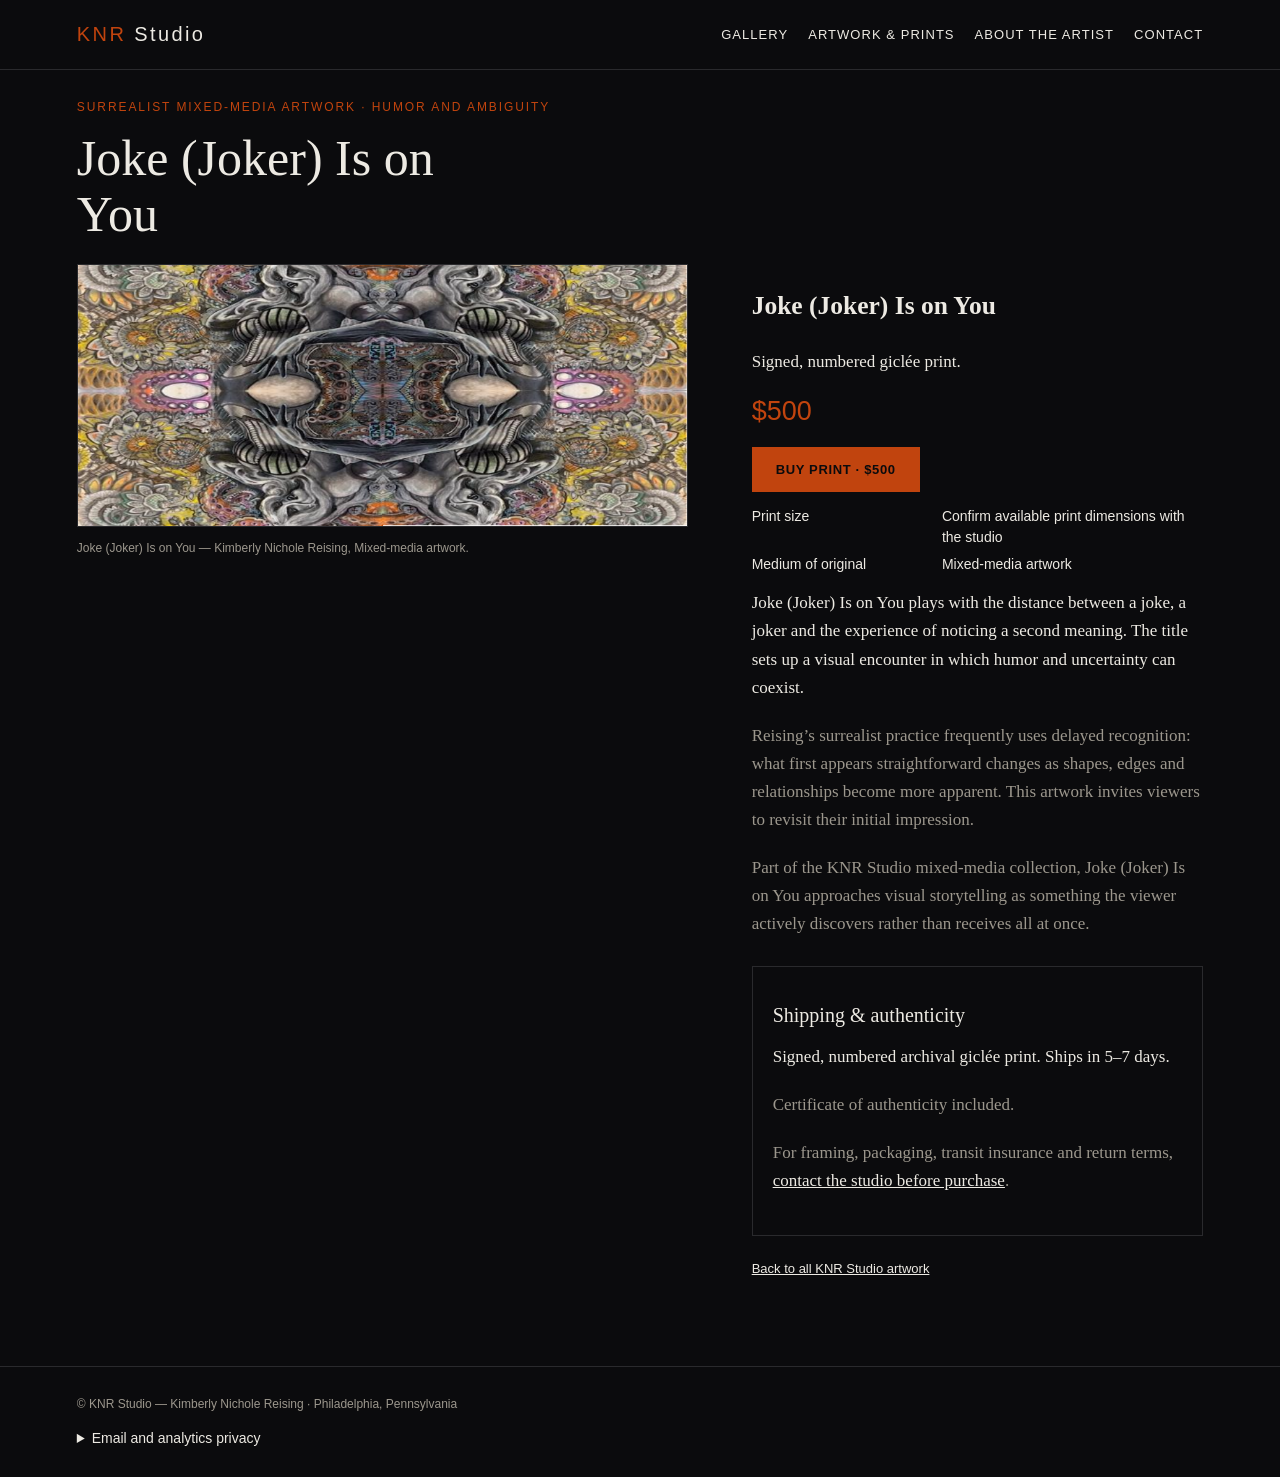
<file: joke-joker-is-on-you.html>
<!DOCTYPE html>
<html lang="en">
<head>
<meta charset="UTF-8">
<meta name="viewport" content="width=device-width, initial-scale=1.0">
<title>Joke Joker Is On You | Surrealist Mixed-Media Drawing | Kimberly Reising, Philadelphia</title>
<meta name="description" content="Discover Joke (Joker) Is on You, a surrealist mixed-media artwork exploring visual surprise and double meanings by Kimberly Nichole Reising.">
<meta name="robots" content="index, follow, max-image-preview:large">
<link rel="canonical" href="https://kimberlyreising.com/joke-joker-is-on-you.html">
<meta property="og:type" content="article">
<meta property="og:site_name" content="KNR Studio">
<meta property="og:title" content="Joke Joker Is On You | Surrealist Mixed-Media Drawing | Kimberly Reising, Philadelphia">
<meta property="og:description" content="Discover Joke (Joker) Is on You, a surrealist mixed-media artwork exploring visual surprise and double meanings by Kimberly Nichole Reising.">
<meta property="og:url" content="https://kimberlyreising.com/joke-joker-is-on-you.html">
<meta property="og:image" content="https://kimberlyreising.com/images/jokeisonyou.png">
<meta property="og:image:alt" content="Joke (Joker) Is On You, mixed media by Kimberly Nichole Reising">
<meta name="twitter:card" content="summary_large_image">
<meta name="twitter:title" content="Joke Joker Is On You | Surrealist Mixed-Media Drawing | Kimberly Reising, Philadelphia">
<meta name="twitter:description" content="Discover Joke (Joker) Is on You, a surrealist mixed-media artwork exploring visual surprise and double meanings by Kimberly Nichole Reising.">
<meta name="twitter:image" content="https://kimberlyreising.com/images/jokeisonyou.png">
<script type="application/ld+json">{"@context":"https://schema.org","@type":"VisualArtwork","name":"Joke (Joker) Is on You","description":"Discover Joke (Joker) Is on You, a surrealist mixed-media artwork exploring visual surprise and double meanings by Kimberly Nichole Reising.","url":"https://kimberlyreising.com/joke-joker-is-on-you.html","image":"https://kimberlyreising.com/images/jokeisonyou.png","artMedium":"Mixed-media artwork","creator":{"@type":"Person","name":"Kimberly Nichole Reising","url":"https://kimberlyreising.com/"}}</script>
<script src="assets/studio-config.js" defer></script>
<script src="assets/studio.js" defer></script>
<link rel="stylesheet" href="assets/studio.css">
<style>
:root{--ink:#0B0B0D;--bone:#EDEAE3;--rust:#C1440E;--line:#2A2A2D;--dim:#9C978D}
*{box-sizing:border-box}
html{scroll-behavior:smooth}
body{margin:0;background:var(--ink);color:var(--bone);font:17px/1.65 Georgia,serif}
a{color:var(--bone)}
a:focus-visible,button:focus-visible{outline:2px solid var(--rust);outline-offset:4px}
.site-header{padding:23px 6vw;border-bottom:1px solid var(--line);display:flex;align-items:center;justify-content:space-between;gap:20px;flex-wrap:wrap}
.brand{font:20px Arial,sans-serif;letter-spacing:.12em;text-decoration:none}
.brand span{color:var(--rust)}
.topnav{font:13px Arial,sans-serif;letter-spacing:.08em;text-transform:uppercase}
.topnav a{margin-left:20px;text-decoration:none}
main{max-width:1330px;padding:65px 6vw 90px;margin:auto}
.eyebrow{color:var(--rust);font:12px Arial,sans-serif;letter-spacing:.16em;text-transform:uppercase}
h1{font-weight:400;font-size:clamp(36px,5vw,66px);line-height:1.12;max-width:15ch;margin:16px 0 26px}
.artwork{display:grid;grid-template-columns:minmax(0,1.15fr) minmax(280px,.85fr);gap:clamp(24px,5vw,80px);align-items:start}
figure{margin:0}
figure img{display:block;width:100%;height:auto;max-height:85vh;object-fit:contain;background:#151517;border:1px solid var(--line)}
figcaption{font:12px/1.5 Arial,sans-serif;color:var(--dim);margin-top:12px}
.copy p{color:var(--dim);margin:0 0 20px}
.copy p:first-of-type{color:var(--bone)}
.listing{border-top:1px solid var(--line);margin-top:30px;padding-top:22px}
.price{font:27px Arial,sans-serif;color:var(--rust);margin:10px 0 20px}
.cta{display:inline-block;background:var(--rust);color:var(--ink);text-decoration:none;padding:15px 24px;font:700 13px Arial,sans-serif;letter-spacing:.05em;text-transform:uppercase}
.back{display:block;margin-top:25px;font:13px Arial,sans-serif}
.site-footer{padding:28px 6vw;border-top:1px solid var(--line);font:12px/1.6 Arial,sans-serif;color:var(--dim)}
.site-footer a{color:var(--bone)}
.studio-privacy{max-width:700px;margin-top:12px}
.studio-privacy summary{cursor:pointer}
.studio-settings{margin-top:8px}
@media(max-width:780px){main{padding-top:40px}.artwork{grid-template-columns:1fr}.topnav a{margin-left:0;margin-right:16px}}
.art-facts{display:grid;grid-template-columns:1fr 1.5fr;gap:6px 16px;font:14px/1.5 Arial,sans-serif}.art-facts dd{margin:0}.shipping-trust{border:1px solid var(--line);padding:20px;margin-top:28px}.shipping-trust h2{font:20px Georgia,serif}.listing{margin-top:0;padding-top:0;border-top:0}h1{font-size:clamp(30px,4vw,50px);margin-bottom:22px}main{padding-top:30px}@media(max-width:780px){.copy{display:contents}.listing{grid-row:1}.artwork{gap:20px}.artwork figure{grid-row:2}.artwork .copy>p{margin:0}}</style>
<script type="application/ld+json">{"@context": "https://schema.org", "@type": "Product", "name": "Joke Joker Is On You \u2014 Signed, numbered gicl\u00e9e print", "image": "https://kimberlyreising.com/images/jokeisonyou.png", "description": "Signed, numbered archival gicl\u00e9e print of Joke Joker Is On You by Kimberly Reising.", "offers": {"@type": "Offer", "price": "500", "priceCurrency": "USD", "url": "https://buy.stripe.com/9B600j5K6405cy89sa7EQ03", "availability": "https://schema.org/InStock"}}</script>
</head>
<body>
<header class="site-header"><a class="brand" href="https://gallery.kimberlyreising.com/"><span>KNR</span> Studio</a><nav class="topnav" aria-label="Studio navigation"><a href="https://gallery.kimberlyreising.com/">Gallery</a><a href="/#prints">Artwork &amp; prints</a><a href="/#about">About the artist</a><a href="/#contact">Contact</a></nav></header>
<main>
<div class="eyebrow">Surrealist mixed-media artwork · Humor and ambiguity</div>
<h1>Joke (Joker) Is on You</h1>
<div class="artwork">
<figure><img src="images/jokeisonyou.png" alt="Joke (Joker) Is On You, mixed media by Kimberly Nichole Reising" decoding="async" fetchpriority="high" width="1745" height="747"><figcaption>Joke (Joker) Is on You — Kimberly Nichole Reising, Mixed-media artwork.</figcaption></figure>
<div class="copy">
<div class="listing piece"><h2>Joke (Joker) Is on You</h2><p>Signed, numbered giclée print.</p><div class="price">$500</div>
<a class="cta" href="https://buy.stripe.com/9B600j5K6405cy89sa7EQ03" target="_blank" rel="noopener noreferrer">Buy print · $500</a>
<dl class="art-facts"><dt>Print size</dt><dd>Confirm available print dimensions with the studio</dd><dt>Medium of original</dt><dd>Mixed-media artwork</dd></dl></div>
<p>Joke (Joker) Is on You plays with the distance between a joke, a joker and the experience of noticing a second meaning. The title sets up a visual encounter in which humor and uncertainty can coexist.</p>
<p>Reising’s surrealist practice frequently uses delayed recognition: what first appears straightforward changes as shapes, edges and relationships become more apparent. This artwork invites viewers to revisit their initial impression.</p>
<p>Part of the KNR Studio mixed-media collection, Joke (Joker) Is on You approaches visual storytelling as something the viewer actively discovers rather than receives all at once.</p>

<aside class="shipping-trust"><h2>Shipping &amp; authenticity</h2><p>Signed, numbered archival giclée print. Ships in 5–7 days.</p><p>Certificate of authenticity included.</p><p>For framing, packaging, transit insurance and return terms, <a href="/#contact">contact the studio before purchase</a>.</p></aside>
<a class="back" href="/#prints">Back to all KNR Studio artwork</a>
</div>
</div>
</main>
<footer class="site-footer">
<div>© KNR Studio — Kimberly Nichole Reising · Philadelphia, Pennsylvania</div>
<details id="studio-privacy" class="studio-privacy">
<summary>Email and analytics privacy</summary>
<p>Studio email signup is available on the <a href="/#studio-updates">homepage</a> and handled by Formspree with your explicit signup consent. KNR Studio uses Google Analytics for visits and artwork or support checkout clicks. Analytics may use cookies and browser information. No email addresses or form entries are included in analytics events. Existing browser opt-outs are honored; turning off analytics does not affect checkout.</p>
<button id="studio-analytics-settings" class="studio-settings" type="button" hidden>Analytics preferences</button>
</details>
</footer>
</body>
</html>
</file>
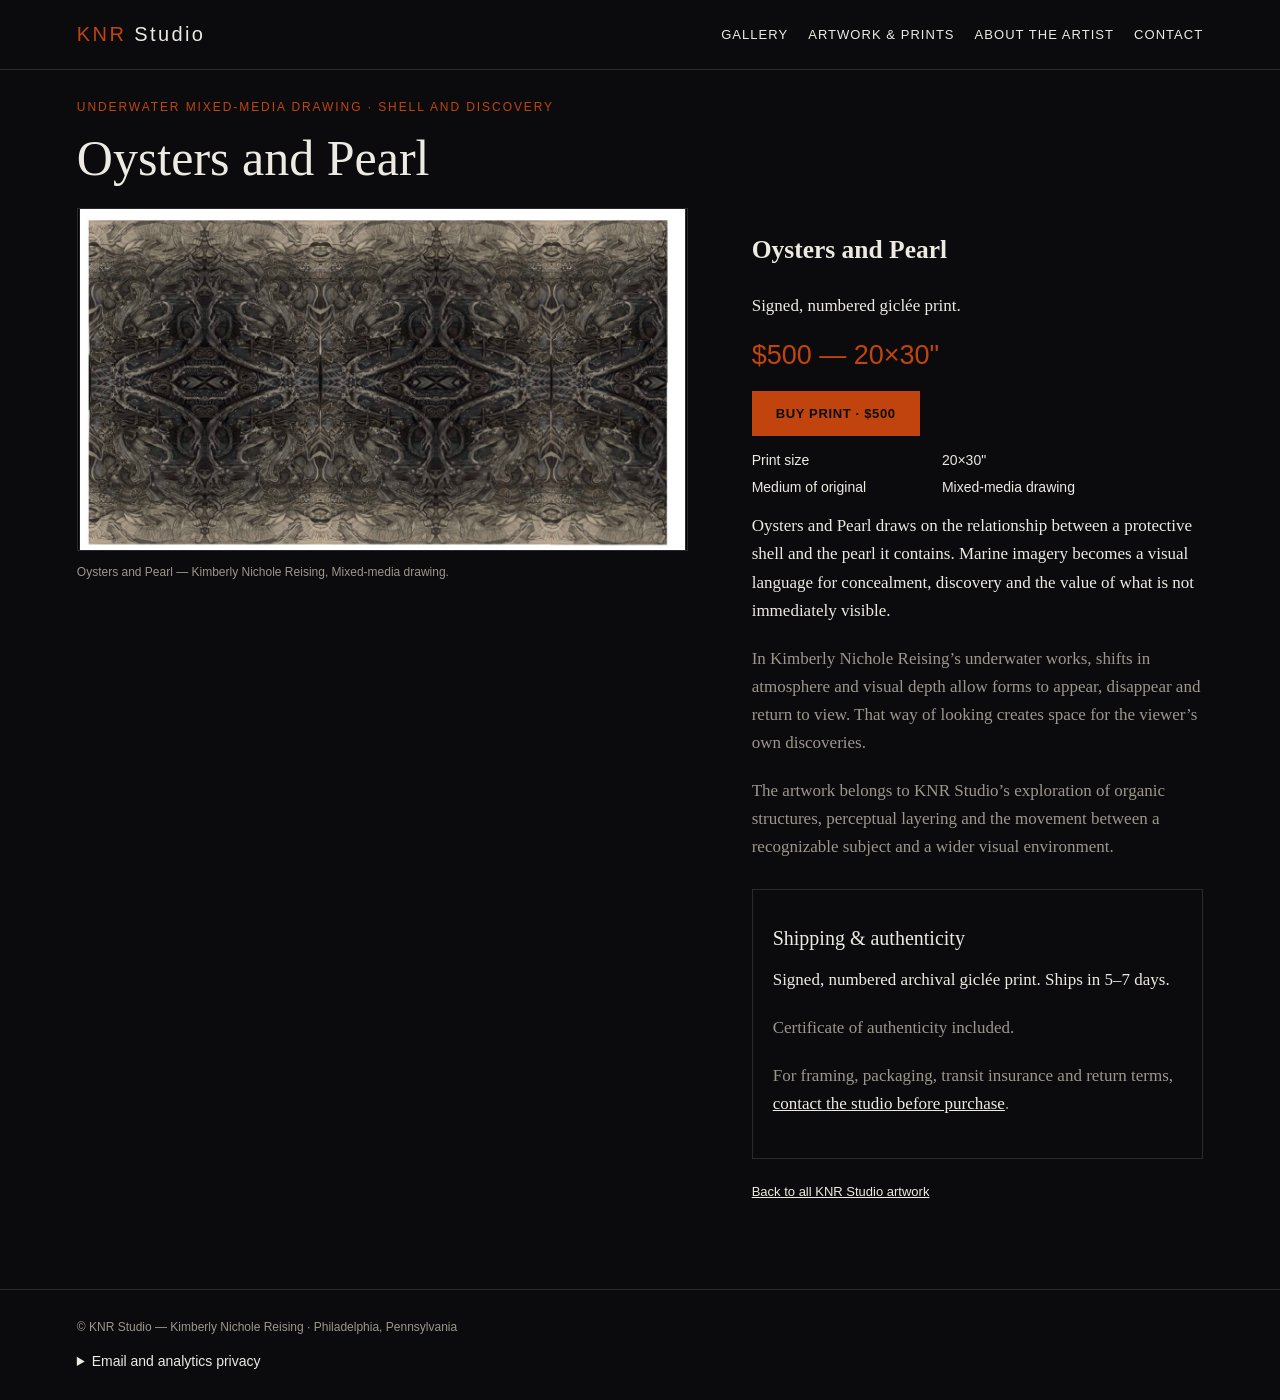
<file: oysters-and-pearl.html>
<!DOCTYPE html>
<html lang="en">
<head>
<meta charset="UTF-8">
<meta name="viewport" content="width=device-width, initial-scale=1.0">
<title>Oysters and Pearl | Surrealist Mixed-Media Drawing | Kimberly Reising, Philadelphia</title>
<meta name="description" content="Discover Oysters and Pearl, an underwater-inspired mixed-media artwork exploring shell, pearl and discovery by Philadelphia artist Kimberly Nichole Reising.">
<meta name="robots" content="index, follow, max-image-preview:large">
<link rel="canonical" href="https://kimberlyreising.com/oysters-and-pearl.html">
<meta property="og:type" content="article">
<meta property="og:site_name" content="KNR Studio">
<meta property="og:title" content="Oysters and Pearl | Surrealist Mixed-Media Drawing | Kimberly Reising, Philadelphia">
<meta property="og:description" content="Discover Oysters and Pearl, an underwater-inspired mixed-media artwork exploring shell, pearl and discovery by Philadelphia artist Kimberly Nichole Reising.">
<meta property="og:url" content="https://kimberlyreising.com/oysters-and-pearl.html">
<meta property="og:image" content="https://kimberlyreising.com/images/OYSTER_AND_PEARL.JPG">
<meta property="og:image:alt" content="Oysters and Pearl, mixed media by Kimberly Nichole Reising">
<meta name="twitter:card" content="summary_large_image">
<meta name="twitter:title" content="Oysters and Pearl | Surrealist Mixed-Media Drawing | Kimberly Reising, Philadelphia">
<meta name="twitter:description" content="Discover Oysters and Pearl, an underwater-inspired mixed-media artwork exploring shell, pearl and discovery by Philadelphia artist Kimberly Nichole Reising.">
<meta name="twitter:image" content="https://kimberlyreising.com/images/OYSTER_AND_PEARL.JPG">
<script type="application/ld+json">{"@context":"https://schema.org","@type":"VisualArtwork","name":"Oysters and Pearl","description":"Discover Oysters and Pearl, an underwater-inspired mixed-media artwork exploring shell, pearl and discovery by Philadelphia artist Kimberly Nichole Reising.","url":"https://kimberlyreising.com/oysters-and-pearl.html","image":"https://kimberlyreising.com/images/OYSTER_AND_PEARL.JPG","artMedium":"Mixed-media drawing","creator":{"@type":"Person","name":"Kimberly Nichole Reising","url":"https://kimberlyreising.com/"}}</script>
<script src="assets/studio-config.js" defer></script>
<script src="assets/studio.js" defer></script>
<link rel="stylesheet" href="assets/studio.css">
<style>
:root{--ink:#0B0B0D;--bone:#EDEAE3;--rust:#C1440E;--line:#2A2A2D;--dim:#9C978D}
*{box-sizing:border-box}
html{scroll-behavior:smooth}
body{margin:0;background:var(--ink);color:var(--bone);font:17px/1.65 Georgia,serif}
a{color:var(--bone)}
a:focus-visible,button:focus-visible{outline:2px solid var(--rust);outline-offset:4px}
.site-header{padding:23px 6vw;border-bottom:1px solid var(--line);display:flex;align-items:center;justify-content:space-between;gap:20px;flex-wrap:wrap}
.brand{font:20px Arial,sans-serif;letter-spacing:.12em;text-decoration:none}
.brand span{color:var(--rust)}
.topnav{font:13px Arial,sans-serif;letter-spacing:.08em;text-transform:uppercase}
.topnav a{margin-left:20px;text-decoration:none}
main{max-width:1330px;padding:65px 6vw 90px;margin:auto}
.eyebrow{color:var(--rust);font:12px Arial,sans-serif;letter-spacing:.16em;text-transform:uppercase}
h1{font-weight:400;font-size:clamp(36px,5vw,66px);line-height:1.12;max-width:15ch;margin:16px 0 26px}
.artwork{display:grid;grid-template-columns:minmax(0,1.15fr) minmax(280px,.85fr);gap:clamp(24px,5vw,80px);align-items:start}
figure{margin:0}
figure img{display:block;width:100%;height:auto;max-height:85vh;object-fit:contain;background:#151517;border:1px solid var(--line)}
figcaption{font:12px/1.5 Arial,sans-serif;color:var(--dim);margin-top:12px}
.copy p{color:var(--dim);margin:0 0 20px}
.copy p:first-of-type{color:var(--bone)}
.listing{border-top:1px solid var(--line);margin-top:30px;padding-top:22px}
.price{font:27px Arial,sans-serif;color:var(--rust);margin:10px 0 20px}
.cta{display:inline-block;background:var(--rust);color:var(--ink);text-decoration:none;padding:15px 24px;font:700 13px Arial,sans-serif;letter-spacing:.05em;text-transform:uppercase}
.back{display:block;margin-top:25px;font:13px Arial,sans-serif}
.site-footer{padding:28px 6vw;border-top:1px solid var(--line);font:12px/1.6 Arial,sans-serif;color:var(--dim)}
.site-footer a{color:var(--bone)}
.studio-privacy{max-width:700px;margin-top:12px}
.studio-privacy summary{cursor:pointer}
.studio-settings{margin-top:8px}
@media(max-width:780px){main{padding-top:40px}.artwork{grid-template-columns:1fr}.topnav a{margin-left:0;margin-right:16px}}
.art-facts{display:grid;grid-template-columns:1fr 1.5fr;gap:6px 16px;font:14px/1.5 Arial,sans-serif}.art-facts dd{margin:0}.shipping-trust{border:1px solid var(--line);padding:20px;margin-top:28px}.shipping-trust h2{font:20px Georgia,serif}.listing{margin-top:0;padding-top:0;border-top:0}h1{font-size:clamp(30px,4vw,50px);margin-bottom:22px}main{padding-top:30px}@media(max-width:780px){.copy{display:contents}.listing{grid-row:1}.artwork{gap:20px}.artwork figure{grid-row:2}.artwork .copy>p{margin:0}}</style>
<script type="application/ld+json">{"@context": "https://schema.org", "@type": "Product", "name": "Oysters and Pearl \u2014 Signed, numbered gicl\u00e9e print", "image": "https://kimberlyreising.com/images/OYSTER_AND_PEARL.JPG", "description": "Signed, numbered archival gicl\u00e9e print of Oysters and Pearl by Kimberly Reising.", "offers": {"@type": "Offer", "price": "500", "priceCurrency": "USD", "url": "https://buy.stripe.com/cNi28regC2W1bu4gUC7EQ0e", "availability": "https://schema.org/InStock"}}</script>
</head>
<body>
<header class="site-header"><a class="brand" href="https://gallery.kimberlyreising.com/"><span>KNR</span> Studio</a><nav class="topnav" aria-label="Studio navigation"><a href="https://gallery.kimberlyreising.com/">Gallery</a><a href="/#prints">Artwork &amp; prints</a><a href="/#about">About the artist</a><a href="/#contact">Contact</a></nav></header>
<main>
<div class="eyebrow">Underwater mixed-media drawing · Shell and discovery</div>
<h1>Oysters and Pearl</h1>
<div class="artwork">
<figure><img src="images/OYSTER_AND_PEARL.JPG" alt="Oysters and Pearl, mixed media by Kimberly Nichole Reising" decoding="async" fetchpriority="high" width="1320" height="740"><figcaption>Oysters and Pearl — Kimberly Nichole Reising, Mixed-media drawing.</figcaption></figure>
<div class="copy">
<div class="listing piece"><h2>Oysters and Pearl</h2><p>Signed, numbered giclée print.</p><div class="price">$500 — 20×30"</div>
<a class="cta" href="https://buy.stripe.com/cNi28regC2W1bu4gUC7EQ0e" target="_blank" rel="noopener noreferrer">Buy print · $500</a>
<dl class="art-facts"><dt>Print size</dt><dd>20×30"</dd><dt>Medium of original</dt><dd>Mixed-media drawing</dd></dl></div>
<p>Oysters and Pearl draws on the relationship between a protective shell and the pearl it contains. Marine imagery becomes a visual language for concealment, discovery and the value of what is not immediately visible.</p>
<p>In Kimberly Nichole Reising’s underwater works, shifts in atmosphere and visual depth allow forms to appear, disappear and return to view. That way of looking creates space for the viewer’s own discoveries.</p>
<p>The artwork belongs to KNR Studio’s exploration of organic structures, perceptual layering and the movement between a recognizable subject and a wider visual environment.</p>

<aside class="shipping-trust"><h2>Shipping &amp; authenticity</h2><p>Signed, numbered archival giclée print. Ships in 5–7 days.</p><p>Certificate of authenticity included.</p><p>For framing, packaging, transit insurance and return terms, <a href="/#contact">contact the studio before purchase</a>.</p></aside>
<a class="back" href="/#prints">Back to all KNR Studio artwork</a>
</div>
</div>
</main>
<footer class="site-footer">
<div>© KNR Studio — Kimberly Nichole Reising · Philadelphia, Pennsylvania</div>
<details id="studio-privacy" class="studio-privacy">
<summary>Email and analytics privacy</summary>
<p>Studio email signup is available on the <a href="/#studio-updates">homepage</a> and handled by Formspree with your explicit signup consent. KNR Studio uses Google Analytics for visits and artwork or support checkout clicks. Analytics may use cookies and browser information. No email addresses or form entries are included in analytics events. Existing browser opt-outs are honored; turning off analytics does not affect checkout.</p>
<button id="studio-analytics-settings" class="studio-settings" type="button" hidden>Analytics preferences</button>
</details>
</footer>
</body>
</html>
</file>
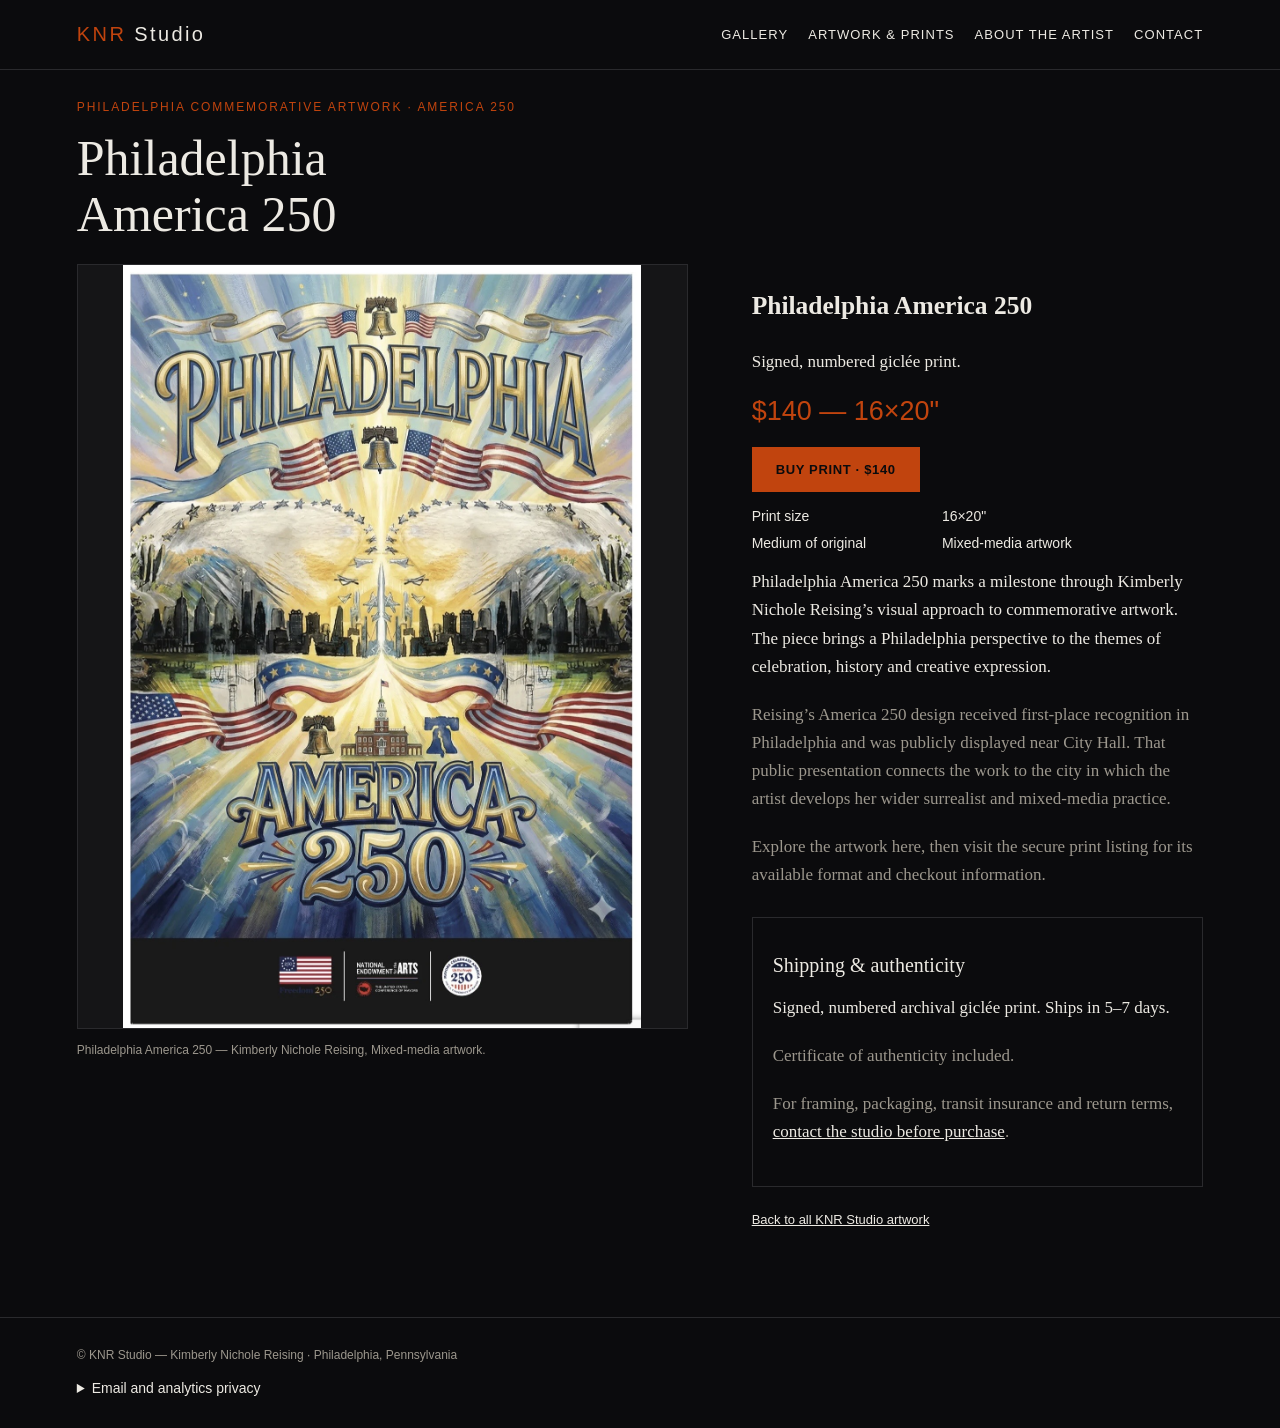
<file: philadelphia-america-250.html>
<!DOCTYPE html>
<html lang="en">
<head>
<meta charset="UTF-8">
<meta name="viewport" content="width=device-width, initial-scale=1.0">
<title>Philadelphia America 250 | Surrealist Mixed-Media Drawing | Kimberly Reising, Philadelphia</title>
<meta name="description" content="Discover Philadelphia America 250, a first-place commemorative design by Philadelphia artist Kimberly Nichole Reising, available as a fine art print.">
<meta name="robots" content="index, follow, max-image-preview:large">
<link rel="canonical" href="https://kimberlyreising.com/philadelphia-america-250.html">
<meta property="og:type" content="article">
<meta property="og:site_name" content="KNR Studio">
<meta property="og:title" content="Philadelphia America 250 | Surrealist Mixed-Media Drawing | Kimberly Reising, Philadelphia">
<meta property="og:description" content="Discover Philadelphia America 250, a first-place commemorative design by Philadelphia artist Kimberly Nichole Reising, available as a fine art print.">
<meta property="og:url" content="https://kimberlyreising.com/philadelphia-america-250.html">
<meta property="og:image" content="https://kimberlyreising.com/images/america250.jpg">
<meta property="og:image:alt" content="Philadelphia America 250, mixed media by Kimberly Nichole Reising">
<meta name="twitter:card" content="summary_large_image">
<meta name="twitter:title" content="Philadelphia America 250 | Surrealist Mixed-Media Drawing | Kimberly Reising, Philadelphia">
<meta name="twitter:description" content="Discover Philadelphia America 250, a first-place commemorative design by Philadelphia artist Kimberly Nichole Reising, available as a fine art print.">
<meta name="twitter:image" content="https://kimberlyreising.com/images/america250.jpg">
<script type="application/ld+json">{"@context":"https://schema.org","@type":"VisualArtwork","name":"Philadelphia America 250","description":"Discover Philadelphia America 250, a first-place commemorative design by Philadelphia artist Kimberly Nichole Reising, available as a fine art print.","url":"https://kimberlyreising.com/philadelphia-america-250.html","image":"https://kimberlyreising.com/images/america250.jpg","artMedium":"Mixed-media artwork","creator":{"@type":"Person","name":"Kimberly Nichole Reising","url":"https://kimberlyreising.com/"}}</script>
<script src="assets/studio-config.js" defer></script>
<script src="assets/studio.js" defer></script>
<link rel="stylesheet" href="assets/studio.css">
<style>
:root{--ink:#0B0B0D;--bone:#EDEAE3;--rust:#C1440E;--line:#2A2A2D;--dim:#9C978D}
*{box-sizing:border-box}
html{scroll-behavior:smooth}
body{margin:0;background:var(--ink);color:var(--bone);font:17px/1.65 Georgia,serif}
a{color:var(--bone)}
a:focus-visible,button:focus-visible{outline:2px solid var(--rust);outline-offset:4px}
.site-header{padding:23px 6vw;border-bottom:1px solid var(--line);display:flex;align-items:center;justify-content:space-between;gap:20px;flex-wrap:wrap}
.brand{font:20px Arial,sans-serif;letter-spacing:.12em;text-decoration:none}
.brand span{color:var(--rust)}
.topnav{font:13px Arial,sans-serif;letter-spacing:.08em;text-transform:uppercase}
.topnav a{margin-left:20px;text-decoration:none}
main{max-width:1330px;padding:65px 6vw 90px;margin:auto}
.eyebrow{color:var(--rust);font:12px Arial,sans-serif;letter-spacing:.16em;text-transform:uppercase}
h1{font-weight:400;font-size:clamp(36px,5vw,66px);line-height:1.12;max-width:15ch;margin:16px 0 26px}
.artwork{display:grid;grid-template-columns:minmax(0,1.15fr) minmax(280px,.85fr);gap:clamp(24px,5vw,80px);align-items:start}
figure{margin:0}
figure img{display:block;width:100%;height:auto;max-height:85vh;object-fit:contain;background:#151517;border:1px solid var(--line)}
figcaption{font:12px/1.5 Arial,sans-serif;color:var(--dim);margin-top:12px}
.copy p{color:var(--dim);margin:0 0 20px}
.copy p:first-of-type{color:var(--bone)}
.listing{border-top:1px solid var(--line);margin-top:30px;padding-top:22px}
.price{font:27px Arial,sans-serif;color:var(--rust);margin:10px 0 20px}
.cta{display:inline-block;background:var(--rust);color:var(--ink);text-decoration:none;padding:15px 24px;font:700 13px Arial,sans-serif;letter-spacing:.05em;text-transform:uppercase}
.back{display:block;margin-top:25px;font:13px Arial,sans-serif}
.site-footer{padding:28px 6vw;border-top:1px solid var(--line);font:12px/1.6 Arial,sans-serif;color:var(--dim)}
.site-footer a{color:var(--bone)}
.studio-privacy{max-width:700px;margin-top:12px}
.studio-privacy summary{cursor:pointer}
.studio-settings{margin-top:8px}
@media(max-width:780px){main{padding-top:40px}.artwork{grid-template-columns:1fr}.topnav a{margin-left:0;margin-right:16px}}
.art-facts{display:grid;grid-template-columns:1fr 1.5fr;gap:6px 16px;font:14px/1.5 Arial,sans-serif}.art-facts dd{margin:0}.shipping-trust{border:1px solid var(--line);padding:20px;margin-top:28px}.shipping-trust h2{font:20px Georgia,serif}.listing{margin-top:0;padding-top:0;border-top:0}h1{font-size:clamp(30px,4vw,50px);margin-bottom:22px}main{padding-top:30px}@media(max-width:780px){.copy{display:contents}.listing{grid-row:1}.artwork{gap:20px}.artwork figure{grid-row:2}.artwork .copy>p{margin:0}}</style>
<script type="application/ld+json">{"@context": "https://schema.org", "@type": "Product", "name": "Philadelphia America 250 \u2014 Signed, numbered gicl\u00e9e print", "image": "https://kimberlyreising.com/images/america250.jpg", "description": "Signed, numbered archival gicl\u00e9e print of Philadelphia America 250 by Kimberly Reising.", "offers": {"@type": "Offer", "price": "140", "priceCurrency": "USD", "url": "https://buy.stripe.com/9B6bJ1a0mbsx1Tu47Q7EQ0b", "availability": "https://schema.org/InStock"}}</script>
</head>
<body>
<header class="site-header"><a class="brand" href="https://gallery.kimberlyreising.com/"><span>KNR</span> Studio</a><nav class="topnav" aria-label="Studio navigation"><a href="https://gallery.kimberlyreising.com/">Gallery</a><a href="/#prints">Artwork &amp; prints</a><a href="/#about">About the artist</a><a href="/#contact">Contact</a></nav></header>
<main>
<div class="eyebrow">Philadelphia commemorative artwork · America 250</div>
<h1>Philadelphia America 250</h1>
<div class="artwork">
<figure><img src="images/america250.jpg" alt="Philadelphia America 250, mixed media by Kimberly Nichole Reising" decoding="async" fetchpriority="high" width="1177" height="1732"><figcaption>Philadelphia America 250 — Kimberly Nichole Reising, Mixed-media artwork.</figcaption></figure>
<div class="copy">
<div class="listing piece"><h2>Philadelphia America 250</h2><p>Signed, numbered giclée print.</p><div class="price">$140 — 16×20"</div>
<a class="cta" href="https://buy.stripe.com/9B6bJ1a0mbsx1Tu47Q7EQ0b" target="_blank" rel="noopener noreferrer">Buy print · $140</a>
<dl class="art-facts"><dt>Print size</dt><dd>16×20"</dd><dt>Medium of original</dt><dd>Mixed-media artwork</dd></dl></div>
<p>Philadelphia America 250 marks a milestone through Kimberly Nichole Reising’s visual approach to commemorative artwork. The piece brings a Philadelphia perspective to the themes of celebration, history and creative expression.</p>
<p>Reising’s America 250 design received first-place recognition in Philadelphia and was publicly displayed near City Hall. That public presentation connects the work to the city in which the artist develops her wider surrealist and mixed-media practice.</p>
<p>Explore the artwork here, then visit the secure print listing for its available format and checkout information.</p>

<aside class="shipping-trust"><h2>Shipping &amp; authenticity</h2><p>Signed, numbered archival giclée print. Ships in 5–7 days.</p><p>Certificate of authenticity included.</p><p>For framing, packaging, transit insurance and return terms, <a href="/#contact">contact the studio before purchase</a>.</p></aside>
<a class="back" href="/#prints">Back to all KNR Studio artwork</a>
</div>
</div>
</main>
<footer class="site-footer">
<div>© KNR Studio — Kimberly Nichole Reising · Philadelphia, Pennsylvania</div>
<details id="studio-privacy" class="studio-privacy">
<summary>Email and analytics privacy</summary>
<p>Studio email signup is available on the <a href="/#studio-updates">homepage</a> and handled by Formspree with your explicit signup consent. KNR Studio uses Google Analytics for visits and artwork or support checkout clicks. Analytics may use cookies and browser information. No email addresses or form entries are included in analytics events. Existing browser opt-outs are honored; turning off analytics does not affect checkout.</p>
<button id="studio-analytics-settings" class="studio-settings" type="button" hidden>Analytics preferences</button>
</details>
</footer>
</body>
</html>
</file>
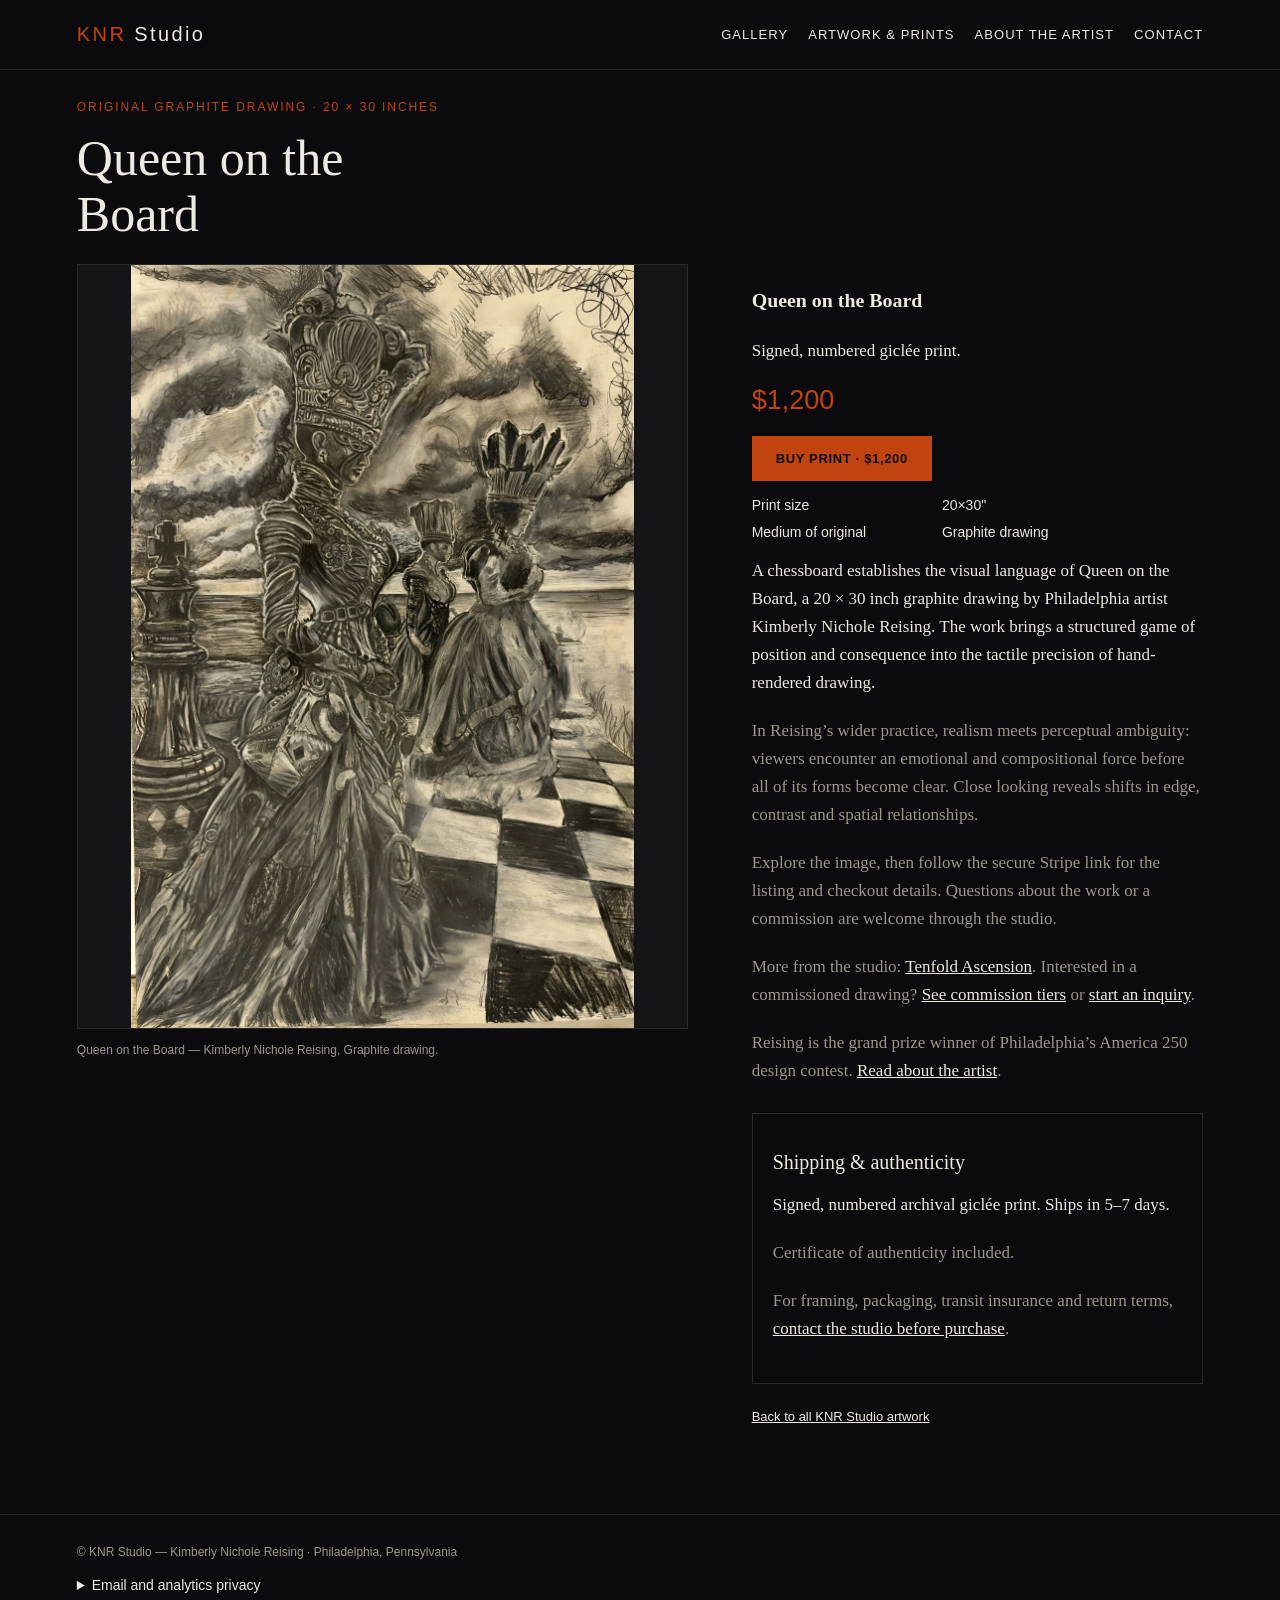
<file: queen-on-the-board.html>
<!DOCTYPE html>
<html lang="en">
<head>
<meta charset="UTF-8">
<meta name="viewport" content="width=device-width, initial-scale=1.0">
<title>Queen on the Board | Surrealist Mixed-Media Drawing | Kimberly Reising, Philadelphia</title>
<meta name="description" content="Queen on the Board: a 20 × 30 inch original graphite drawing by Philadelphia artist Kimberly Nichole Reising of two crowned queens on a chessboard.">
<meta name="robots" content="index, follow, max-image-preview:large">
<link rel="canonical" href="https://kimberlyreising.com/queen-on-the-board.html">
<link rel="icon" href="/favicon.svg" type="image/svg+xml">
<link rel="apple-touch-icon" href="/apple-touch-icon.png">
<meta name="theme-color" content="#0B0B0D">
<meta property="og:type" content="article">
<meta property="og:site_name" content="KNR Studio">
<meta property="og:title" content="Queen on the Board | Surrealist Mixed-Media Drawing | Kimberly Reising, Philadelphia">
<meta property="og:description" content="Queen on the Board: a 20 × 30 inch original graphite drawing by Philadelphia artist Kimberly Nichole Reising of two crowned queens on a chessboard.">
<meta property="og:url" content="https://kimberlyreising.com/queen-on-the-board.html">
<meta property="og:image" content="https://kimberlyreising.com/images/social/og-queen.jpg">
<meta property="og:image:width" content="1200">
<meta property="og:image:height" content="630">
<meta property="og:image:alt" content="Queen on the Board: graphite drawing of two crowned queens on a chessboard beneath a stormy sky, by Kimberly Nichole Reising">
<meta name="twitter:card" content="summary_large_image">
<meta name="twitter:title" content="Queen on the Board | Surrealist Mixed-Media Drawing | Kimberly Reising, Philadelphia">
<meta name="twitter:description" content="Queen on the Board: a 20 × 30 inch original graphite drawing by Philadelphia artist Kimberly Nichole Reising of two crowned queens on a chessboard.">
<meta name="twitter:image" content="https://kimberlyreising.com/images/social/og-queen.jpg">
<meta name="twitter:image:alt" content="Queen on the Board: graphite drawing of two crowned queens on a chessboard beneath a stormy sky, by Kimberly Nichole Reising">
<script type="application/ld+json">[{"@context":"https://schema.org","@type":"VisualArtwork","artform":"Drawing","genre":"Surrealism","creator":{"@type":"Person","@id":"https://kimberlyreising.com/#artist","name":"Kimberly Nichole Reising","url":"https://kimberlyreising.com/"},"isPartOf":{"@type":"WebSite","name":"KNR Studio","url":"https://kimberlyreising.com/"},"name":"Queen on the Board","description":"Queen on the Board: a 20 × 30 inch original graphite drawing by Philadelphia artist Kimberly Nichole Reising of two crowned queens on a chessboard.","url":"https://kimberlyreising.com/queen-on-the-board.html","image":"https://kimberlyreising.com/images/QUEEN_ON_THE_BOARD.webp","artMedium":"Graphite drawing","width":{"@type":"QuantitativeValue","value":20,"unitCode":"INH"},"height":{"@type":"QuantitativeValue","value":30,"unitCode":"INH"}},{"@context":"https://schema.org","@type":"BreadcrumbList","itemListElement":[{"@type":"ListItem","position":1,"name":"KNR Studio","item":"https://kimberlyreising.com/"},{"@type":"ListItem","position":2,"name":"Queen on the Board","item":"https://kimberlyreising.com/queen-on-the-board.html"}]}]</script>
<script src="assets/studio-config.js" defer></script>
<script src="assets/studio.js" defer></script>
<link rel="stylesheet" href="assets/studio.css">
<style>
:root{--ink:#0B0B0D;--bone:#EDEAE3;--rust:#C1440E;--line:#2A2A2D;--dim:#9C978D}
*{box-sizing:border-box}
html{scroll-behavior:smooth}
body{margin:0;background:var(--ink);color:var(--bone);font:17px/1.65 Georgia,serif}
a{color:var(--bone)}
a:focus-visible,button:focus-visible{outline:2px solid var(--rust);outline-offset:4px}
.site-header{padding:23px 6vw;border-bottom:1px solid var(--line);display:flex;align-items:center;justify-content:space-between;gap:20px;flex-wrap:wrap}
.brand{font:20px Arial,sans-serif;letter-spacing:.12em;text-decoration:none}
.brand span{color:var(--rust)}
.topnav{font:13px Arial,sans-serif;letter-spacing:.08em;text-transform:uppercase}
.topnav a{margin-left:20px;text-decoration:none}
main{max-width:1330px;padding:65px 6vw 90px;margin:auto}
.eyebrow{color:var(--rust);font:12px Arial,sans-serif;letter-spacing:.16em;text-transform:uppercase}
h1{font-weight:400;font-size:clamp(36px,5vw,66px);line-height:1.12;max-width:15ch;margin:16px 0 26px}
.artwork{display:grid;grid-template-columns:minmax(0,1.15fr) minmax(280px,.85fr);gap:clamp(24px,5vw,80px);align-items:start}
figure{margin:0}
figure img{display:block;width:100%;height:auto;max-height:85vh;object-fit:contain;background:#151517;border:1px solid var(--line)}
figcaption{font:12px/1.5 Arial,sans-serif;color:var(--dim);margin-top:12px}
.copy p{color:var(--dim);margin:0 0 20px}
.copy p:first-of-type{color:var(--bone)}
.listing{border-top:1px solid var(--line);margin-top:30px;padding-top:22px}
.price{font:27px Arial,sans-serif;color:var(--rust);margin:10px 0 20px}
.cta{display:inline-block;background:var(--rust);color:var(--ink);text-decoration:none;padding:15px 24px;font:700 13px Arial,sans-serif;letter-spacing:.05em;text-transform:uppercase}
.back{display:block;margin-top:25px;font:13px Arial,sans-serif}
.site-footer{padding:28px 6vw;border-top:1px solid var(--line);font:12px/1.6 Arial,sans-serif;color:var(--dim)}
.site-footer a{color:var(--bone)}
.studio-privacy{max-width:700px;margin-top:12px}
.studio-privacy summary{cursor:pointer}
.studio-settings{margin-top:8px}
@media(max-width:780px){main{padding-top:40px}.artwork{grid-template-columns:1fr}.topnav a{margin-left:0;margin-right:16px}}
.art-facts{display:grid;grid-template-columns:1fr 1.5fr;gap:6px 16px;font:14px/1.5 Arial,sans-serif}.art-facts dd{margin:0}.shipping-trust{border:1px solid var(--line);padding:20px;margin-top:28px}.shipping-trust h2{font:20px Georgia,serif}.listing{margin-top:0;padding-top:0;border-top:0}h1{font-size:clamp(30px,4vw,50px);margin-bottom:22px}main{padding-top:30px}@media(max-width:780px){.copy{display:contents}.listing{grid-row:1}.artwork{gap:20px}.artwork figure{grid-row:2}.artwork .copy>p{margin:0}}</style>
<script type="application/ld+json">{"@context": "https://schema.org", "@type": "Product", "name": "Queen on the Board \u2014 Signed, numbered gicl\u00e9e print", "image": "https://kimberlyreising.com/images/QUEEN_ON_THE_BOARD.webp", "description": "Signed, numbered archival gicl\u00e9e print of Queen on the Board by Kimberly Reising.", "offers": {"@type": "Offer", "price": "1200", "priceCurrency": "USD", "url": "https://buy.stripe.com/dRm00j5K668d7dObAi7EQ0k", "availability": "https://schema.org/InStock"}}</script>
</head>
<body>
<header class="site-header"><a class="brand" href="https://gallery.kimberlyreising.com/"><span>KNR</span> Studio</a><nav class="topnav" aria-label="Studio navigation"><a href="https://gallery.kimberlyreising.com/">Gallery</a><a href="/#prints">Artwork &amp; prints</a><a href="/#about">About the artist</a><a href="/#contact">Contact</a></nav></header>
<main>
<div class="eyebrow">Original graphite drawing · 20 × 30 inches</div>
<h1>Queen on the Board</h1>
<div class="artwork">
<figure><img src="images/QUEEN_ON_THE_BOARD.webp" alt="Queen on the Board: graphite drawing of two crowned queens in gowns on a chessboard floor beneath a stormy sky, by Kimberly Nichole Reising" decoding="async" fetchpriority="high" width="1012" height="1536"><figcaption>Queen on the Board — Kimberly Nichole Reising, Graphite drawing.</figcaption></figure>
<div class="copy">
<div class="listing piece"><h3>Queen on the Board</h3><p>Signed, numbered giclée print.</p><div class="price">$1,200</div>
<a class="cta" href="https://buy.stripe.com/dRm00j5K668d7dObAi7EQ0k" target="_blank" rel="noopener noreferrer">Buy print · $1,200</a>
<dl class="art-facts"><dt>Print size</dt><dd>20×30"</dd><dt>Medium of original</dt><dd>Graphite drawing</dd></dl></div>
<p>A chessboard establishes the visual language of Queen on the Board, a 20 × 30 inch graphite drawing by Philadelphia artist Kimberly Nichole Reising. The work brings a structured game of position and consequence into the tactile precision of hand-rendered drawing.</p>
<p>In Reising’s wider practice, realism meets perceptual ambiguity: viewers encounter an emotional and compositional force before all of its forms become clear. Close looking reveals shifts in edge, contrast and spatial relationships.</p>
<p>Explore the image, then follow the secure Stripe link for the listing and checkout details. Questions about the work or a commission are welcome through the studio.</p>

<p>More from the studio: <a href="/tenfold-ascension">Tenfold Ascension</a>. Interested in a commissioned drawing? <a href="/#commission">See commission tiers</a> or <a href="/#contact">start an inquiry</a>.</p>
<p>Reising is the grand prize winner of Philadelphia’s America 250 design contest. <a href="/#about">Read about the artist</a>.</p>
<aside class="shipping-trust"><h2>Shipping &amp; authenticity</h2><p>Signed, numbered archival giclée print. Ships in 5–7 days.</p><p>Certificate of authenticity included.</p><p>For framing, packaging, transit insurance and return terms, <a href="/#contact">contact the studio before purchase</a>.</p></aside>
<a class="back" href="/#prints">Back to all KNR Studio artwork</a>
</div>
</div>
</main>
<footer class="site-footer">
<div>© KNR Studio — Kimberly Nichole Reising · Philadelphia, Pennsylvania</div>
<details id="studio-privacy" class="studio-privacy">
<summary>Email and analytics privacy</summary>
<p>Studio email signup is available on the <a href="/#studio-updates">homepage</a> and handled by Formspree with your explicit signup consent. KNR Studio uses Google Analytics for visits and artwork or support checkout clicks. Analytics may use cookies and browser information. No email addresses or form entries are included in analytics events. Existing browser opt-outs are honored; turning off analytics does not affect checkout.</p>
<button id="studio-analytics-settings" class="studio-settings" type="button" hidden>Analytics preferences</button>
</details>
</footer>
</body>
</html>
</file>
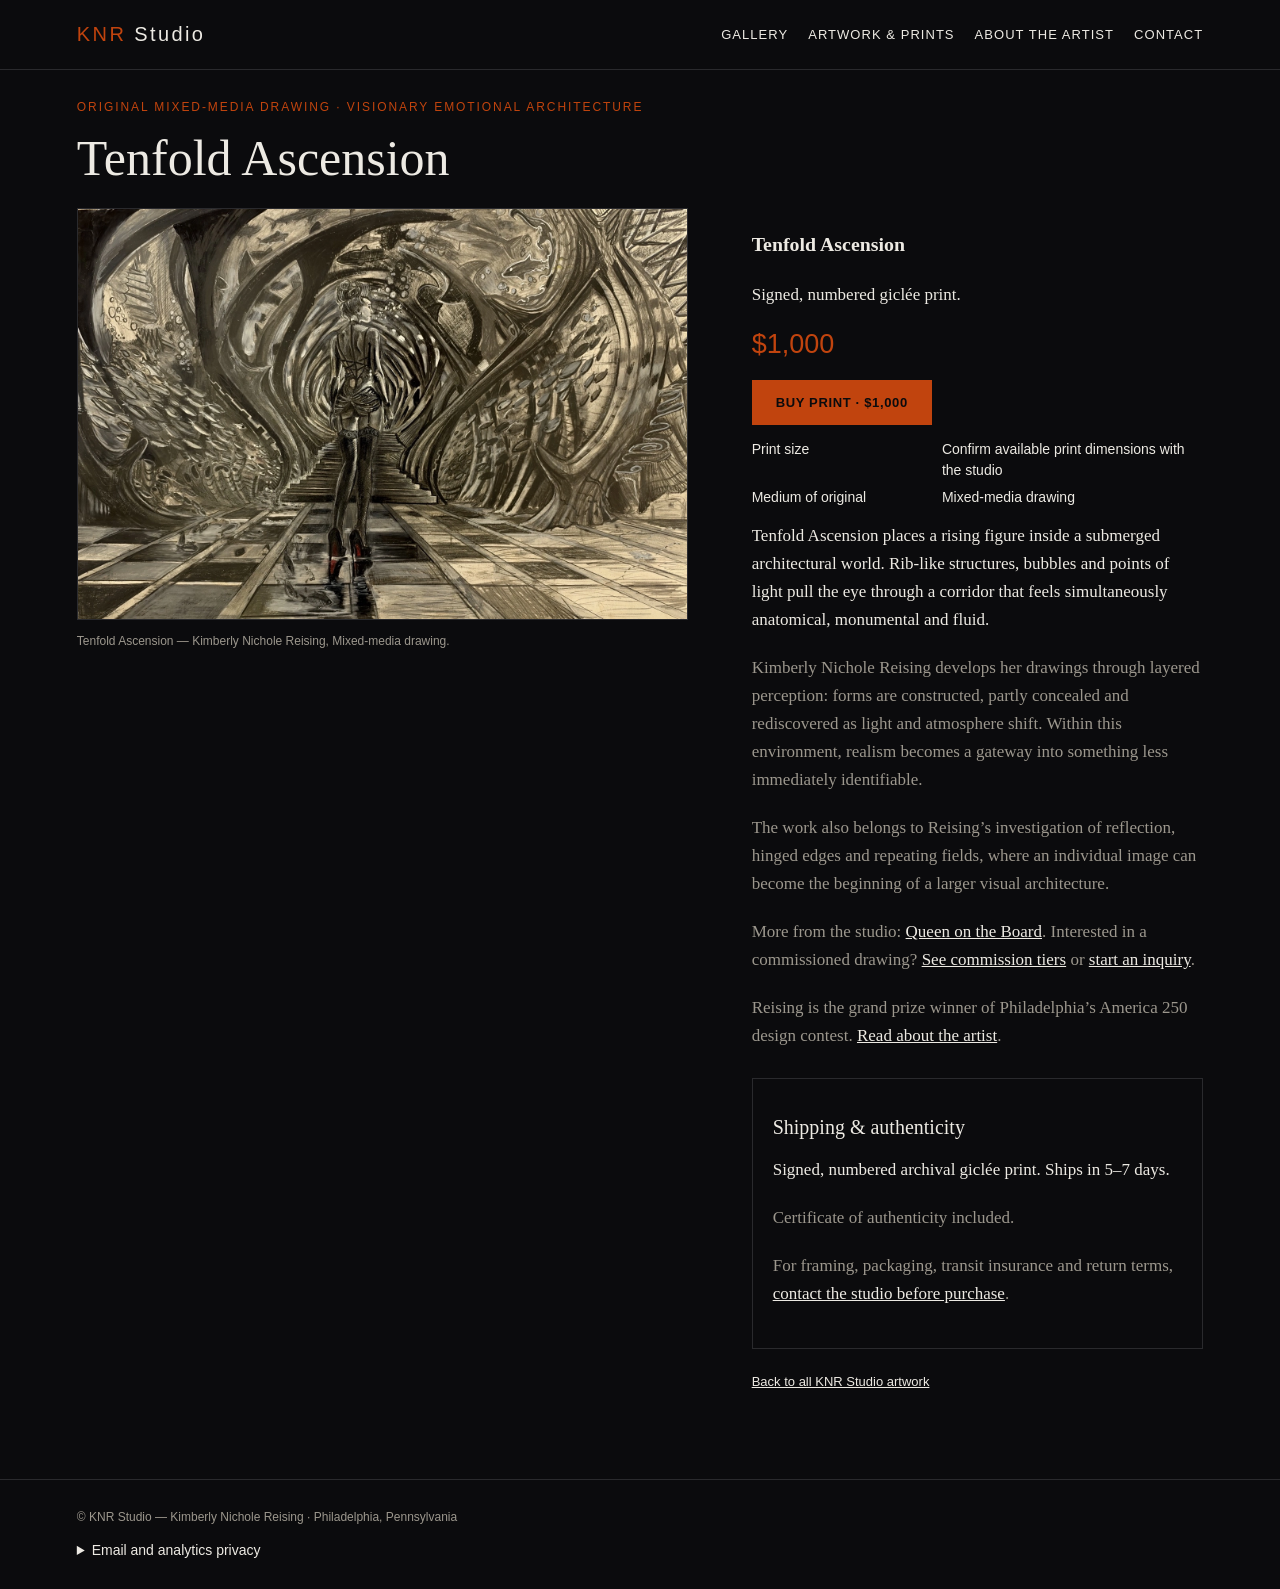
<file: tenfold-ascension.html>
<!DOCTYPE html>
<html lang="en">
<head>
<meta charset="UTF-8">
<meta name="viewport" content="width=device-width, initial-scale=1.0">
<title>Tenfold Ascension | Surrealist Mixed-Media Drawing | Kimberly Reising, Philadelphia</title>
<meta name="description" content="Tenfold Ascension is a mixed-media drawing by Philadelphia artist Kimberly Nichole Reising: a figure in an immense architectural passage of rib-like forms and light.">
<meta name="robots" content="index, follow, max-image-preview:large">
<link rel="canonical" href="https://kimberlyreising.com/tenfold-ascension.html">
<link rel="icon" href="/favicon.svg" type="image/svg+xml">
<link rel="apple-touch-icon" href="/apple-touch-icon.png">
<meta name="theme-color" content="#0B0B0D">
<meta property="og:type" content="article">
<meta property="og:site_name" content="KNR Studio">
<meta property="og:title" content="Tenfold Ascension | Surrealist Mixed-Media Drawing | Kimberly Reising, Philadelphia">
<meta property="og:description" content="Tenfold Ascension is a mixed-media drawing by Philadelphia artist Kimberly Nichole Reising: a figure in an immense architectural passage of rib-like forms and light.">
<meta property="og:url" content="https://kimberlyreising.com/tenfold-ascension.html">
<meta property="og:image" content="https://kimberlyreising.com/images/social/og-tenfold.jpg">
<meta property="og:image:width" content="1200">
<meta property="og:image:height" content="630">
<meta property="og:image:alt" content="Tenfold Ascension: a figure standing in an underwater passage of immense rib-like forms, bubbles and points of light, by Kimberly Nichole Reising">
<meta name="twitter:card" content="summary_large_image">
<meta name="twitter:title" content="Tenfold Ascension | Surrealist Mixed-Media Drawing | Kimberly Reising, Philadelphia">
<meta name="twitter:description" content="Tenfold Ascension is a mixed-media drawing by Philadelphia artist Kimberly Nichole Reising: a figure in an immense architectural passage of rib-like forms and light.">
<meta name="twitter:image" content="https://kimberlyreising.com/images/social/og-tenfold.jpg">
<meta name="twitter:image:alt" content="Tenfold Ascension: a figure standing in an underwater passage of immense rib-like forms, bubbles and points of light, by Kimberly Nichole Reising">
<script type="application/ld+json">[{"@context":"https://schema.org","@type":"VisualArtwork","artform":"Drawing","genre":"Surrealism","creator":{"@type":"Person","@id":"https://kimberlyreising.com/#artist","name":"Kimberly Nichole Reising","url":"https://kimberlyreising.com/"},"isPartOf":{"@type":"WebSite","name":"KNR Studio","url":"https://kimberlyreising.com/"},"name":"Tenfold Ascension","description":"Tenfold Ascension is a mixed-media drawing by Philadelphia artist Kimberly Nichole Reising: a figure in an immense architectural passage of rib-like forms and light.","url":"https://kimberlyreising.com/tenfold-ascension.html","image":"https://kimberlyreising.com/images/TENFOLD_ASCENSION.webp","artMedium":"Mixed-media drawing"},{"@context":"https://schema.org","@type":"BreadcrumbList","itemListElement":[{"@type":"ListItem","position":1,"name":"KNR Studio","item":"https://kimberlyreising.com/"},{"@type":"ListItem","position":2,"name":"Tenfold Ascension","item":"https://kimberlyreising.com/tenfold-ascension.html"}]}]</script>
<script src="assets/studio-config.js" defer></script>
<script src="assets/studio.js" defer></script>
<link rel="stylesheet" href="assets/studio.css">
<style>
:root{--ink:#0B0B0D;--bone:#EDEAE3;--rust:#C1440E;--line:#2A2A2D;--dim:#9C978D}
*{box-sizing:border-box}
html{scroll-behavior:smooth}
body{margin:0;background:var(--ink);color:var(--bone);font:17px/1.65 Georgia,serif}
a{color:var(--bone)}
a:focus-visible,button:focus-visible{outline:2px solid var(--rust);outline-offset:4px}
.site-header{padding:23px 6vw;border-bottom:1px solid var(--line);display:flex;align-items:center;justify-content:space-between;gap:20px;flex-wrap:wrap}
.brand{font:20px Arial,sans-serif;letter-spacing:.12em;text-decoration:none}
.brand span{color:var(--rust)}
.topnav{font:13px Arial,sans-serif;letter-spacing:.08em;text-transform:uppercase}
.topnav a{margin-left:20px;text-decoration:none}
main{max-width:1330px;padding:65px 6vw 90px;margin:auto}
.eyebrow{color:var(--rust);font:12px Arial,sans-serif;letter-spacing:.16em;text-transform:uppercase}
h1{font-weight:400;font-size:clamp(36px,5vw,66px);line-height:1.12;max-width:15ch;margin:16px 0 26px}
.artwork{display:grid;grid-template-columns:minmax(0,1.15fr) minmax(280px,.85fr);gap:clamp(24px,5vw,80px);align-items:start}
figure{margin:0}
figure img{display:block;width:100%;height:auto;max-height:85vh;object-fit:contain;background:#151517;border:1px solid var(--line)}
figcaption{font:12px/1.5 Arial,sans-serif;color:var(--dim);margin-top:12px}
.copy p{color:var(--dim);margin:0 0 20px}
.copy p:first-of-type{color:var(--bone)}
.listing{border-top:1px solid var(--line);margin-top:30px;padding-top:22px}
.price{font:27px Arial,sans-serif;color:var(--rust);margin:10px 0 20px}
.cta{display:inline-block;background:var(--rust);color:var(--ink);text-decoration:none;padding:15px 24px;font:700 13px Arial,sans-serif;letter-spacing:.05em;text-transform:uppercase}
.back{display:block;margin-top:25px;font:13px Arial,sans-serif}
.site-footer{padding:28px 6vw;border-top:1px solid var(--line);font:12px/1.6 Arial,sans-serif;color:var(--dim)}
.site-footer a{color:var(--bone)}
.studio-privacy{max-width:700px;margin-top:12px}
.studio-privacy summary{cursor:pointer}
.studio-settings{margin-top:8px}
@media(max-width:780px){main{padding-top:40px}.artwork{grid-template-columns:1fr}.topnav a{margin-left:0;margin-right:16px}}
.art-facts{display:grid;grid-template-columns:1fr 1.5fr;gap:6px 16px;font:14px/1.5 Arial,sans-serif}.art-facts dd{margin:0}.shipping-trust{border:1px solid var(--line);padding:20px;margin-top:28px}.shipping-trust h2{font:20px Georgia,serif}.listing{margin-top:0;padding-top:0;border-top:0}h1{font-size:clamp(30px,4vw,50px);margin-bottom:22px}main{padding-top:30px}@media(max-width:780px){.copy{display:contents}.listing{grid-row:1}.artwork{gap:20px}.artwork figure{grid-row:2}.artwork .copy>p{margin:0}}</style>
<script type="application/ld+json">{"@context": "https://schema.org", "@type": "Product", "name": "Tenfold Ascension \u2014 Signed, numbered gicl\u00e9e print", "image": "https://kimberlyreising.com/images/TENFOLD_ASCENSION.webp", "description": "Signed, numbered archival gicl\u00e9e print of Tenfold Ascension by Kimberly Reising.", "offers": {"@type": "Offer", "price": "1000", "priceCurrency": "USD", "url": "https://buy.stripe.com/3cI14ngoK7chfKkcEm7EQ0j", "availability": "https://schema.org/InStock"}}</script>
</head>
<body>
<header class="site-header"><a class="brand" href="https://gallery.kimberlyreising.com/"><span>KNR</span> Studio</a><nav class="topnav" aria-label="Studio navigation"><a href="https://gallery.kimberlyreising.com/">Gallery</a><a href="/#prints">Artwork &amp; prints</a><a href="/#about">About the artist</a><a href="/#contact">Contact</a></nav></header>
<main>
<div class="eyebrow">Original mixed-media drawing · Visionary emotional architecture</div>
<h1>Tenfold Ascension</h1>
<div class="artwork">
<figure><img src="images/TENFOLD_ASCENSION.webp" alt="Tenfold Ascension: an ascending figure in an underwater passage with immense rib-like forms, bubbles and points of light" decoding="async" fetchpriority="high" width="1536" height="1034"><figcaption>Tenfold Ascension — Kimberly Nichole Reising, Mixed-media drawing.</figcaption></figure>
<div class="copy">
<div class="listing piece"><h3>Tenfold Ascension</h3><p>Signed, numbered giclée print.</p><div class="price">$1,000</div>
<a class="cta" href="https://buy.stripe.com/3cI14ngoK7chfKkcEm7EQ0j" target="_blank" rel="noopener noreferrer">Buy print · $1,000</a>
<dl class="art-facts"><dt>Print size</dt><dd>Confirm available print dimensions with the studio</dd><dt>Medium of original</dt><dd>Mixed-media drawing</dd></dl></div>
<p>Tenfold Ascension places a rising figure inside a submerged architectural world. Rib-like structures, bubbles and points of light pull the eye through a corridor that feels simultaneously anatomical, monumental and fluid.</p>
<p>Kimberly Nichole Reising develops her drawings through layered perception: forms are constructed, partly concealed and rediscovered as light and atmosphere shift. Within this environment, realism becomes a gateway into something less immediately identifiable.</p>
<p>The work also belongs to Reising’s investigation of reflection, hinged edges and repeating fields, where an individual image can become the beginning of a larger visual architecture.</p>

<p>More from the studio: <a href="/queen-on-the-board">Queen on the Board</a>. Interested in a commissioned drawing? <a href="/#commission">See commission tiers</a> or <a href="/#contact">start an inquiry</a>.</p>
<p>Reising is the grand prize winner of Philadelphia’s America 250 design contest. <a href="/#about">Read about the artist</a>.</p>
<aside class="shipping-trust"><h2>Shipping &amp; authenticity</h2><p>Signed, numbered archival giclée print. Ships in 5–7 days.</p><p>Certificate of authenticity included.</p><p>For framing, packaging, transit insurance and return terms, <a href="/#contact">contact the studio before purchase</a>.</p></aside>
<a class="back" href="/#prints">Back to all KNR Studio artwork</a>
</div>
</div>
</main>
<footer class="site-footer">
<div>© KNR Studio — Kimberly Nichole Reising · Philadelphia, Pennsylvania</div>
<details id="studio-privacy" class="studio-privacy">
<summary>Email and analytics privacy</summary>
<p>Studio email signup is available on the <a href="/#studio-updates">homepage</a> and handled by Formspree with your explicit signup consent. KNR Studio uses Google Analytics for visits and artwork or support checkout clicks. Analytics may use cookies and browser information. No email addresses or form entries are included in analytics events. Existing browser opt-outs are honored; turning off analytics does not affect checkout.</p>
<button id="studio-analytics-settings" class="studio-settings" type="button" hidden>Analytics preferences</button>
</details>
</footer>
</body>
</html>
</file>
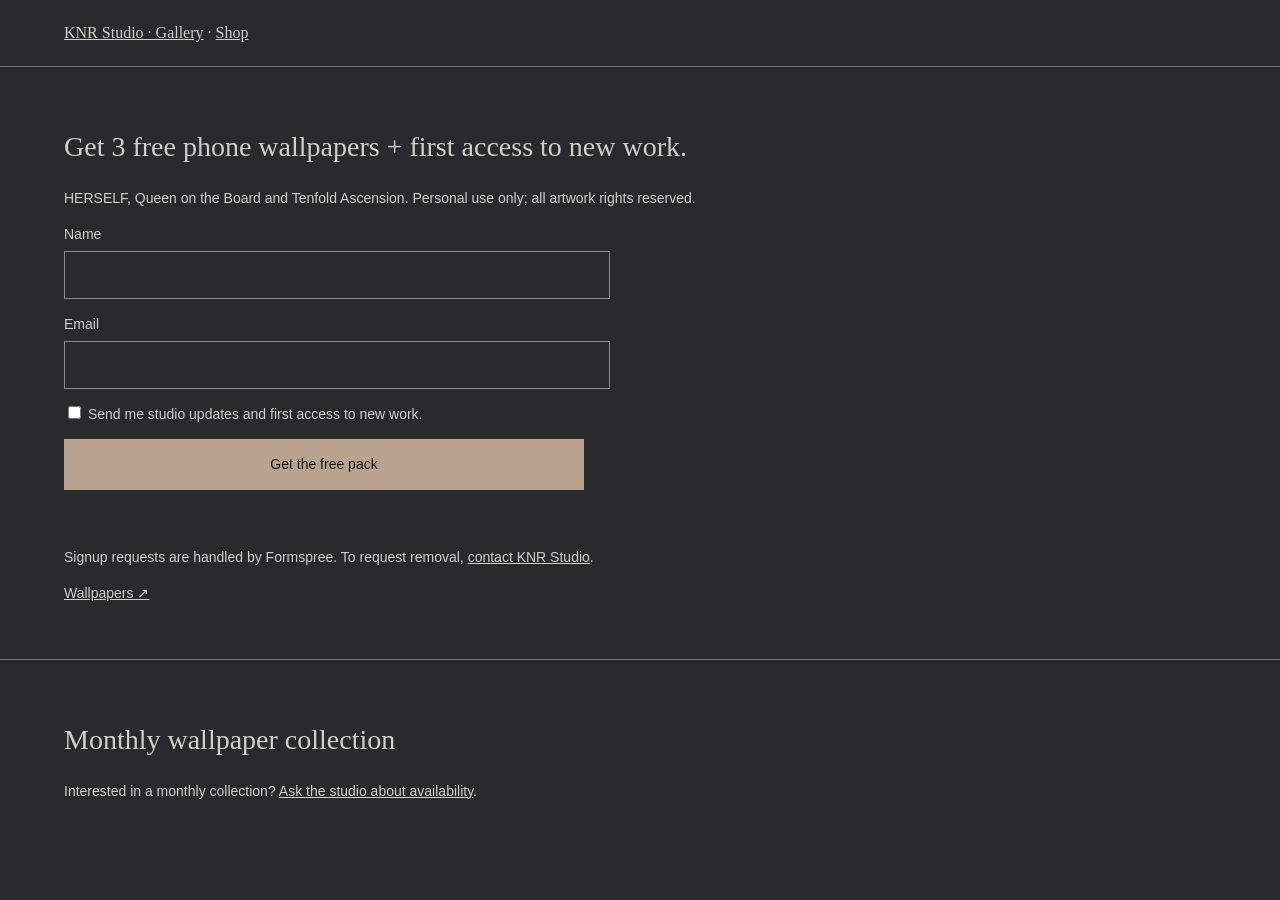
<file: wallpapers.html>
<!doctype html><html lang="en"><head><meta charset="utf-8"><meta name="viewport" content="width=device-width,initial-scale=1"><title>Phone Wallpapers | KNR Studio</title><meta name="description" content="Get three complimentary KNR Studio artwork wallpapers and first access to new work."><style>body{margin:0;background:#292a2c;color:#d0cfca}header{padding:24px 5%}a{color:inherit}.wallpaper-signup{padding:40px 5%;border-top:1px solid #777;max-width:100%;font:14px/1.6 Arial,sans-serif}.wallpaper-signup h2{font:normal 28px/1.2 Georgia,serif;max-width:650px}.wallpaper-signup form{display:grid;gap:14px;max-width:520px}.wallpaper-signup label{display:block}.wallpaper-signup input:not([type=checkbox]){display:block;width:100%;padding:12px;margin-top:5px;border:1px solid #888;background:transparent;color:inherit;font:inherit}.wallpaper-signup button{padding:14px 20px;background:#b9a38f;color:#171717;border:0;font:inherit;cursor:pointer}.wallpaper-signup a{color:inherit}</style></head><body><header><a href="https://gallery.kimberlyreising.com/">KNR Studio · Gallery</a> · <a href="https://www.kimberlyreising.com/">Shop</a></header><main><section class="wallpaper-signup" aria-labelledby="wallpaper-heading"><h2 id="wallpaper-heading">Get 3 free phone wallpapers + first access to new work.</h2><p>HERSELF, Queen on the Board and Tenfold Ascension. Personal use only; all artwork rights reserved.</p><form action="https://formspree.io/f/xrenkveq" method="POST" data-wallpaper-form><input type="hidden" name="subject" value="KNR Studio — wallpaper signup"><input type="hidden" name="source" value="wallpapers"><label>Name<input name="name" autocomplete="name" required maxlength="100"></label><label>Email<input name="email" type="email" autocomplete="email" required maxlength="254"></label><label><input type="checkbox" name="studio_updates_consent" value="yes" required> Send me studio updates and first access to new work.</label><button type="submit">Get the free pack</button><p role="status" aria-live="polite"></p></form><p>Signup requests are handled by Formspree. To request removal, <a href="https://www.kimberlyreising.com/#contact">contact KNR Studio</a>.</p><p><a href="/wallpapers">Wallpapers ↗</a></p></section><section class="wallpaper-signup"><h2>Monthly wallpaper collection</h2><p>Interested in a monthly collection? <a href="https://www.kimberlyreising.com/#contact">Ask the studio about availability</a>.</p></section></main><script>document.querySelectorAll('[data-wallpaper-form]').forEach(form=>form.addEventListener('submit',async e=>{e.preventDefault();const b=form.querySelector('button'),status=form.querySelector('[role=status]');b.disabled=true;status.textContent='Saving your signup…';try{const r=await fetch(form.action,{method:'POST',body:new FormData(form),headers:{Accept:'application/json'}});if(!r.ok)throw Error();status.replaceChildren(document.createTextNode('Your request was received. '));const a=document.createElement('a');a.href='https://gallery.kimberlyreising.com/downloads/knr_phone_wallpapers.zip';a.download='knr_phone_wallpapers.zip';a.textContent='Download your three wallpapers';status.append(a);form.reset()}catch{status.textContent='Your signup could not be confirmed. Please try again.'}finally{b.disabled=false}}));</script></body></html>
</file>
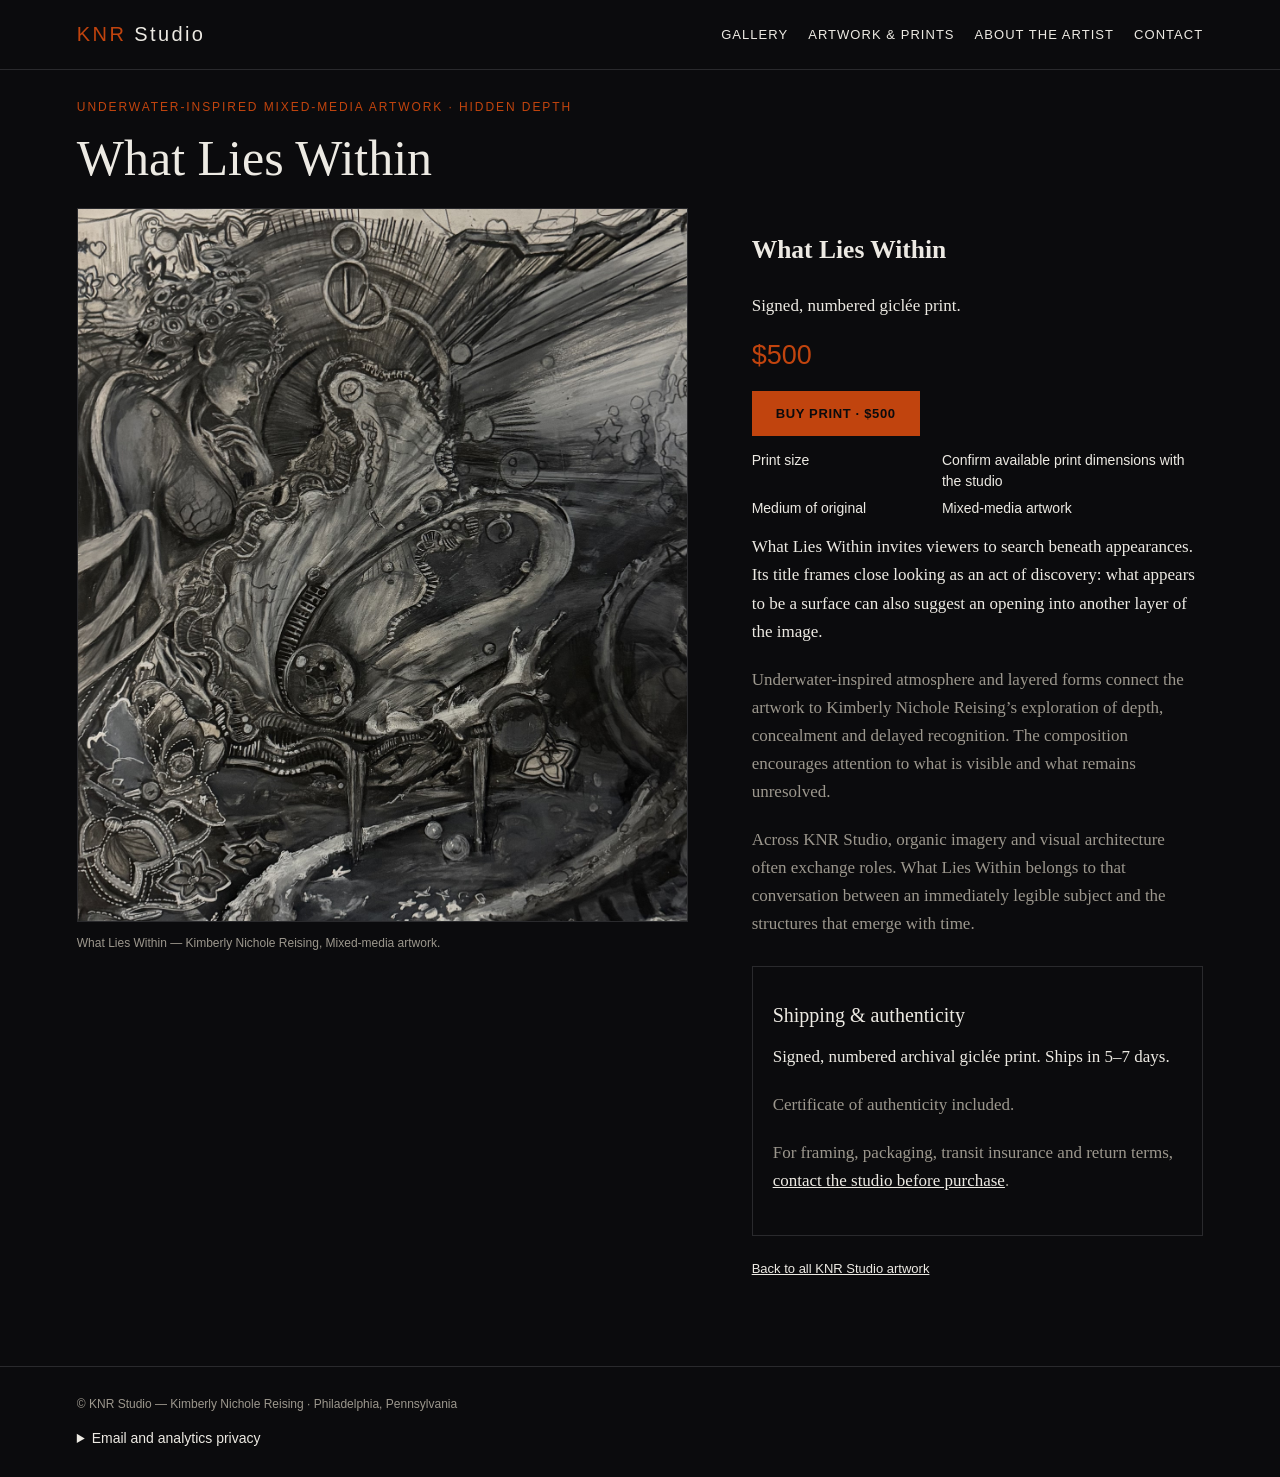
<file: what-lies-within.html>
<!DOCTYPE html>
<html lang="en">
<head>
<meta charset="UTF-8">
<meta name="viewport" content="width=device-width, initial-scale=1.0">
<title>What Lies Within | Surrealist Mixed-Media Drawing | Kimberly Reising, Philadelphia</title>
<meta name="description" content="Explore What Lies Within, an underwater-inspired surrealist mixed-media artwork about hidden forms and perceptual depth by Kimberly Nichole Reising.">
<meta name="robots" content="index, follow, max-image-preview:large">
<link rel="canonical" href="https://kimberlyreising.com/what-lies-within.html">
<meta property="og:type" content="article">
<meta property="og:site_name" content="KNR Studio">
<meta property="og:title" content="What Lies Within | Surrealist Mixed-Media Drawing | Kimberly Reising, Philadelphia">
<meta property="og:description" content="Explore What Lies Within, an underwater-inspired surrealist mixed-media artwork about hidden forms and perceptual depth by Kimberly Nichole Reising.">
<meta property="og:url" content="https://kimberlyreising.com/what-lies-within.html">
<meta property="og:image" content="https://kimberlyreising.com/images/whatliesin.jpg">
<meta property="og:image:alt" content="What Lies Within, mixed media by Kimberly Nichole Reising">
<meta name="twitter:card" content="summary_large_image">
<meta name="twitter:title" content="What Lies Within | Surrealist Mixed-Media Drawing | Kimberly Reising, Philadelphia">
<meta name="twitter:description" content="Explore What Lies Within, an underwater-inspired surrealist mixed-media artwork about hidden forms and perceptual depth by Kimberly Nichole Reising.">
<meta name="twitter:image" content="https://kimberlyreising.com/images/whatliesin.jpg">
<script type="application/ld+json">{"@context":"https://schema.org","@type":"VisualArtwork","name":"What Lies Within","description":"Explore What Lies Within, an underwater-inspired surrealist mixed-media artwork about hidden forms and perceptual depth by Kimberly Nichole Reising.","url":"https://kimberlyreising.com/what-lies-within.html","image":"https://kimberlyreising.com/images/whatliesin.jpg","artMedium":"Mixed-media artwork","creator":{"@type":"Person","name":"Kimberly Nichole Reising","url":"https://kimberlyreising.com/"}}</script>
<script src="assets/studio-config.js" defer></script>
<script src="assets/studio.js" defer></script>
<link rel="stylesheet" href="assets/studio.css">
<style>
:root{--ink:#0B0B0D;--bone:#EDEAE3;--rust:#C1440E;--line:#2A2A2D;--dim:#9C978D}
*{box-sizing:border-box}
html{scroll-behavior:smooth}
body{margin:0;background:var(--ink);color:var(--bone);font:17px/1.65 Georgia,serif}
a{color:var(--bone)}
a:focus-visible,button:focus-visible{outline:2px solid var(--rust);outline-offset:4px}
.site-header{padding:23px 6vw;border-bottom:1px solid var(--line);display:flex;align-items:center;justify-content:space-between;gap:20px;flex-wrap:wrap}
.brand{font:20px Arial,sans-serif;letter-spacing:.12em;text-decoration:none}
.brand span{color:var(--rust)}
.topnav{font:13px Arial,sans-serif;letter-spacing:.08em;text-transform:uppercase}
.topnav a{margin-left:20px;text-decoration:none}
main{max-width:1330px;padding:65px 6vw 90px;margin:auto}
.eyebrow{color:var(--rust);font:12px Arial,sans-serif;letter-spacing:.16em;text-transform:uppercase}
h1{font-weight:400;font-size:clamp(36px,5vw,66px);line-height:1.12;max-width:15ch;margin:16px 0 26px}
.artwork{display:grid;grid-template-columns:minmax(0,1.15fr) minmax(280px,.85fr);gap:clamp(24px,5vw,80px);align-items:start}
figure{margin:0}
figure img{display:block;width:100%;height:auto;max-height:85vh;object-fit:contain;background:#151517;border:1px solid var(--line)}
figcaption{font:12px/1.5 Arial,sans-serif;color:var(--dim);margin-top:12px}
.copy p{color:var(--dim);margin:0 0 20px}
.copy p:first-of-type{color:var(--bone)}
.listing{border-top:1px solid var(--line);margin-top:30px;padding-top:22px}
.price{font:27px Arial,sans-serif;color:var(--rust);margin:10px 0 20px}
.cta{display:inline-block;background:var(--rust);color:var(--ink);text-decoration:none;padding:15px 24px;font:700 13px Arial,sans-serif;letter-spacing:.05em;text-transform:uppercase}
.back{display:block;margin-top:25px;font:13px Arial,sans-serif}
.site-footer{padding:28px 6vw;border-top:1px solid var(--line);font:12px/1.6 Arial,sans-serif;color:var(--dim)}
.site-footer a{color:var(--bone)}
.studio-privacy{max-width:700px;margin-top:12px}
.studio-privacy summary{cursor:pointer}
.studio-settings{margin-top:8px}
@media(max-width:780px){main{padding-top:40px}.artwork{grid-template-columns:1fr}.topnav a{margin-left:0;margin-right:16px}}
.art-facts{display:grid;grid-template-columns:1fr 1.5fr;gap:6px 16px;font:14px/1.5 Arial,sans-serif}.art-facts dd{margin:0}.shipping-trust{border:1px solid var(--line);padding:20px;margin-top:28px}.shipping-trust h2{font:20px Georgia,serif}.listing{margin-top:0;padding-top:0;border-top:0}h1{font-size:clamp(30px,4vw,50px);margin-bottom:22px}main{padding-top:30px}@media(max-width:780px){.copy{display:contents}.listing{grid-row:1}.artwork{gap:20px}.artwork figure{grid-row:2}.artwork .copy>p{margin:0}}</style>
<script type="application/ld+json">{"@context": "https://schema.org", "@type": "Product", "name": "What Lies Within \u2014 Signed, numbered gicl\u00e9e print", "image": "https://kimberlyreising.com/images/whatliesin.jpg", "description": "Signed, numbered archival gicl\u00e9e print of What Lies Within by Kimberly Reising.", "offers": {"@type": "Offer", "price": "500", "priceCurrency": "USD", "url": "https://buy.stripe.com/6oU28r6OacwBaq09sa7EQ08", "availability": "https://schema.org/InStock"}}</script>
</head>
<body>
<header class="site-header"><a class="brand" href="https://gallery.kimberlyreising.com/"><span>KNR</span> Studio</a><nav class="topnav" aria-label="Studio navigation"><a href="https://gallery.kimberlyreising.com/">Gallery</a><a href="/#prints">Artwork &amp; prints</a><a href="/#about">About the artist</a><a href="/#contact">Contact</a></nav></header>
<main>
<div class="eyebrow">Underwater-inspired mixed-media artwork · Hidden depth</div>
<h1>What Lies Within</h1>
<div class="artwork">
<figure><img src="images/whatliesin.jpg" alt="What Lies Within, mixed media by Kimberly Nichole Reising" decoding="async" fetchpriority="high" width="2819" height="3298"><figcaption>What Lies Within — Kimberly Nichole Reising, Mixed-media artwork.</figcaption></figure>
<div class="copy">
<div class="listing piece"><h2>What Lies Within</h2><p>Signed, numbered giclée print.</p><div class="price">$500</div>
<a class="cta" href="https://buy.stripe.com/6oU28r6OacwBaq09sa7EQ08" target="_blank" rel="noopener noreferrer">Buy print · $500</a>
<dl class="art-facts"><dt>Print size</dt><dd>Confirm available print dimensions with the studio</dd><dt>Medium of original</dt><dd>Mixed-media artwork</dd></dl></div>
<p>What Lies Within invites viewers to search beneath appearances. Its title frames close looking as an act of discovery: what appears to be a surface can also suggest an opening into another layer of the image.</p>
<p>Underwater-inspired atmosphere and layered forms connect the artwork to Kimberly Nichole Reising’s exploration of depth, concealment and delayed recognition. The composition encourages attention to what is visible and what remains unresolved.</p>
<p>Across KNR Studio, organic imagery and visual architecture often exchange roles. What Lies Within belongs to that conversation between an immediately legible subject and the structures that emerge with time.</p>

<aside class="shipping-trust"><h2>Shipping &amp; authenticity</h2><p>Signed, numbered archival giclée print. Ships in 5–7 days.</p><p>Certificate of authenticity included.</p><p>For framing, packaging, transit insurance and return terms, <a href="/#contact">contact the studio before purchase</a>.</p></aside>
<a class="back" href="/#prints">Back to all KNR Studio artwork</a>
</div>
</div>
</main>
<footer class="site-footer">
<div>© KNR Studio — Kimberly Nichole Reising · Philadelphia, Pennsylvania</div>
<details id="studio-privacy" class="studio-privacy">
<summary>Email and analytics privacy</summary>
<p>Studio email signup is available on the <a href="/#studio-updates">homepage</a> and handled by Formspree with your explicit signup consent. KNR Studio uses Google Analytics for visits and artwork or support checkout clicks. Analytics may use cookies and browser information. No email addresses or form entries are included in analytics events. Existing browser opt-outs are honored; turning off analytics does not affect checkout.</p>
<button id="studio-analytics-settings" class="studio-settings" type="button" hidden>Analytics preferences</button>
</details>
</footer>
</body>
</html>
</file>
<file: assets/studio.css>
.studio-signup{scroll-margin-top:110px;display:grid;grid-template-columns:1fr 1fr;gap:36px;align-items:start;}
.studio-signup h2{font-size:clamp(28px,3.5vw,42px);margin-bottom:16px;}
.studio-signup p{max-width:48ch;color:var(--dim);font-size:16px;}
.studio-signup form{margin:0;max-width:560px;}
.studio-signup label{display:block;font:16px/1.5 Arial,sans-serif;}
.studio-signup input[type=email]{font-size:16px;}
.studio-signup .studio-consent{display:flex;gap:12px;align-items:flex-start;margin:4px 0 22px;font-size:14px;color:var(--bone);}
.studio-consent input{width:18px;height:18px;flex-shrink:0;margin:3px 0 0;accent-color:var(--rust);}
.studio-signup .cta{border:1px solid var(--rust);cursor:pointer;color:var(--bone);font-size:14px;}
.studio-signup .cta:disabled{opacity:.65;cursor:wait;}
.studio-signup .studio-status{margin-top:16px;color:var(--bone);min-height:1.5em;font:16px/1.5 Arial,sans-serif;}
.studio-signup .studio-note{margin-top:12px;font:14px/1.5 Arial,sans-serif;}
.studio-note a,.studio-follow,.studio-privacy a{color:var(--bone);text-underline-offset:4px;}
.studio-follow{display:block;margin-top:24px;font:14px/1.5 Arial,sans-serif;max-width:max-content;}
.studio-signup input:focus-visible,.studio-signup button:focus-visible,.studio-follow:focus-visible,.studio-settings:focus-visible{outline:2px solid var(--bone);outline-offset:5px;}
.studio-footer{flex-wrap:wrap;gap:24px;}
.studio-privacy{width:100%;max-width:70ch;font-size:14px;}
.studio-privacy summary{color:var(--bone);cursor:pointer;}
.studio-privacy p{margin-top:12px;}
.studio-settings{display:block;border:0;background:transparent;color:var(--bone);text-decoration:underline;text-underline-offset:4px;font:14px/1.5 Arial,sans-serif;cursor:pointer;margin-top:12px;}

.studio-settings[hidden]{display:none;}





@media(max-width:700px){.studio-signup{grid-template-columns:1fr;gap:24px;}header{flex-wrap:wrap;gap:14px;padding:18px 6vw;}nav{display:flex;flex-wrap:wrap;gap:10px 18px;}nav a{margin-left:0;}.studio-signup{scroll-margin-top:160px;}}
</file>
